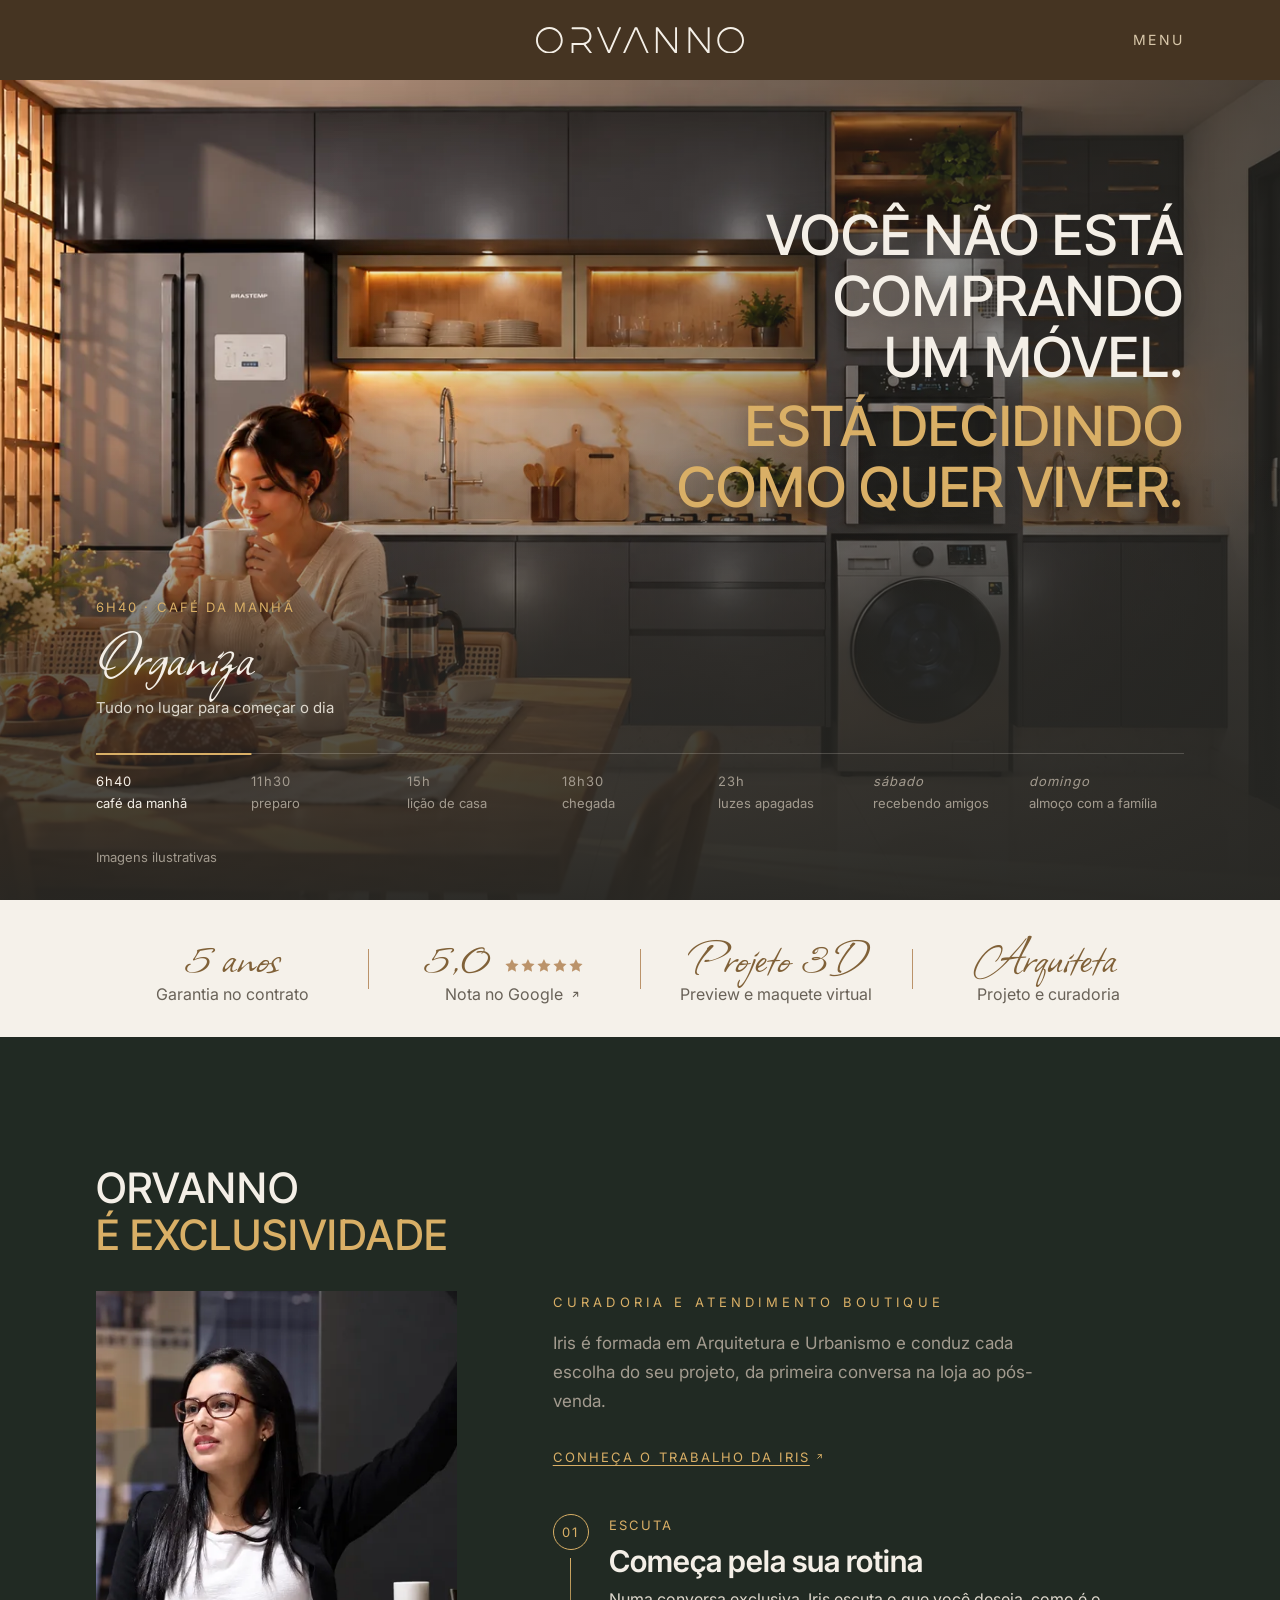
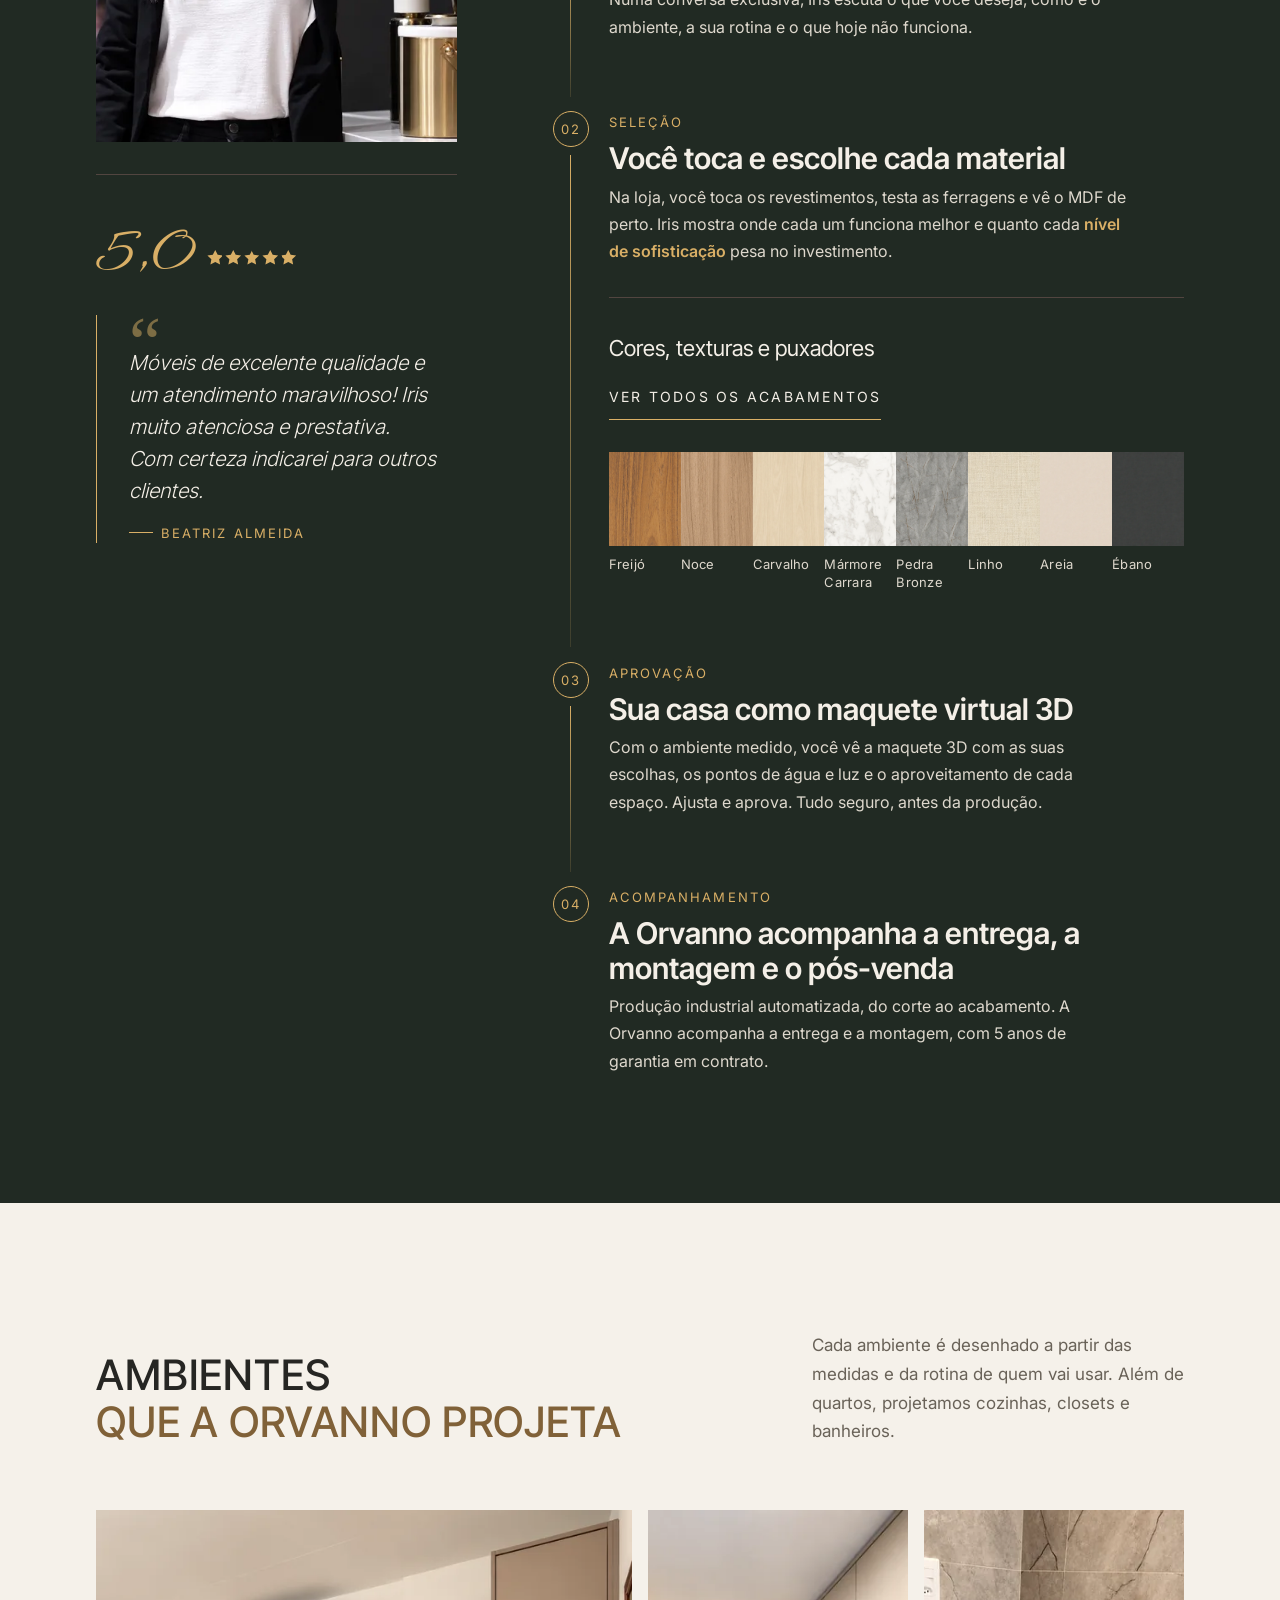
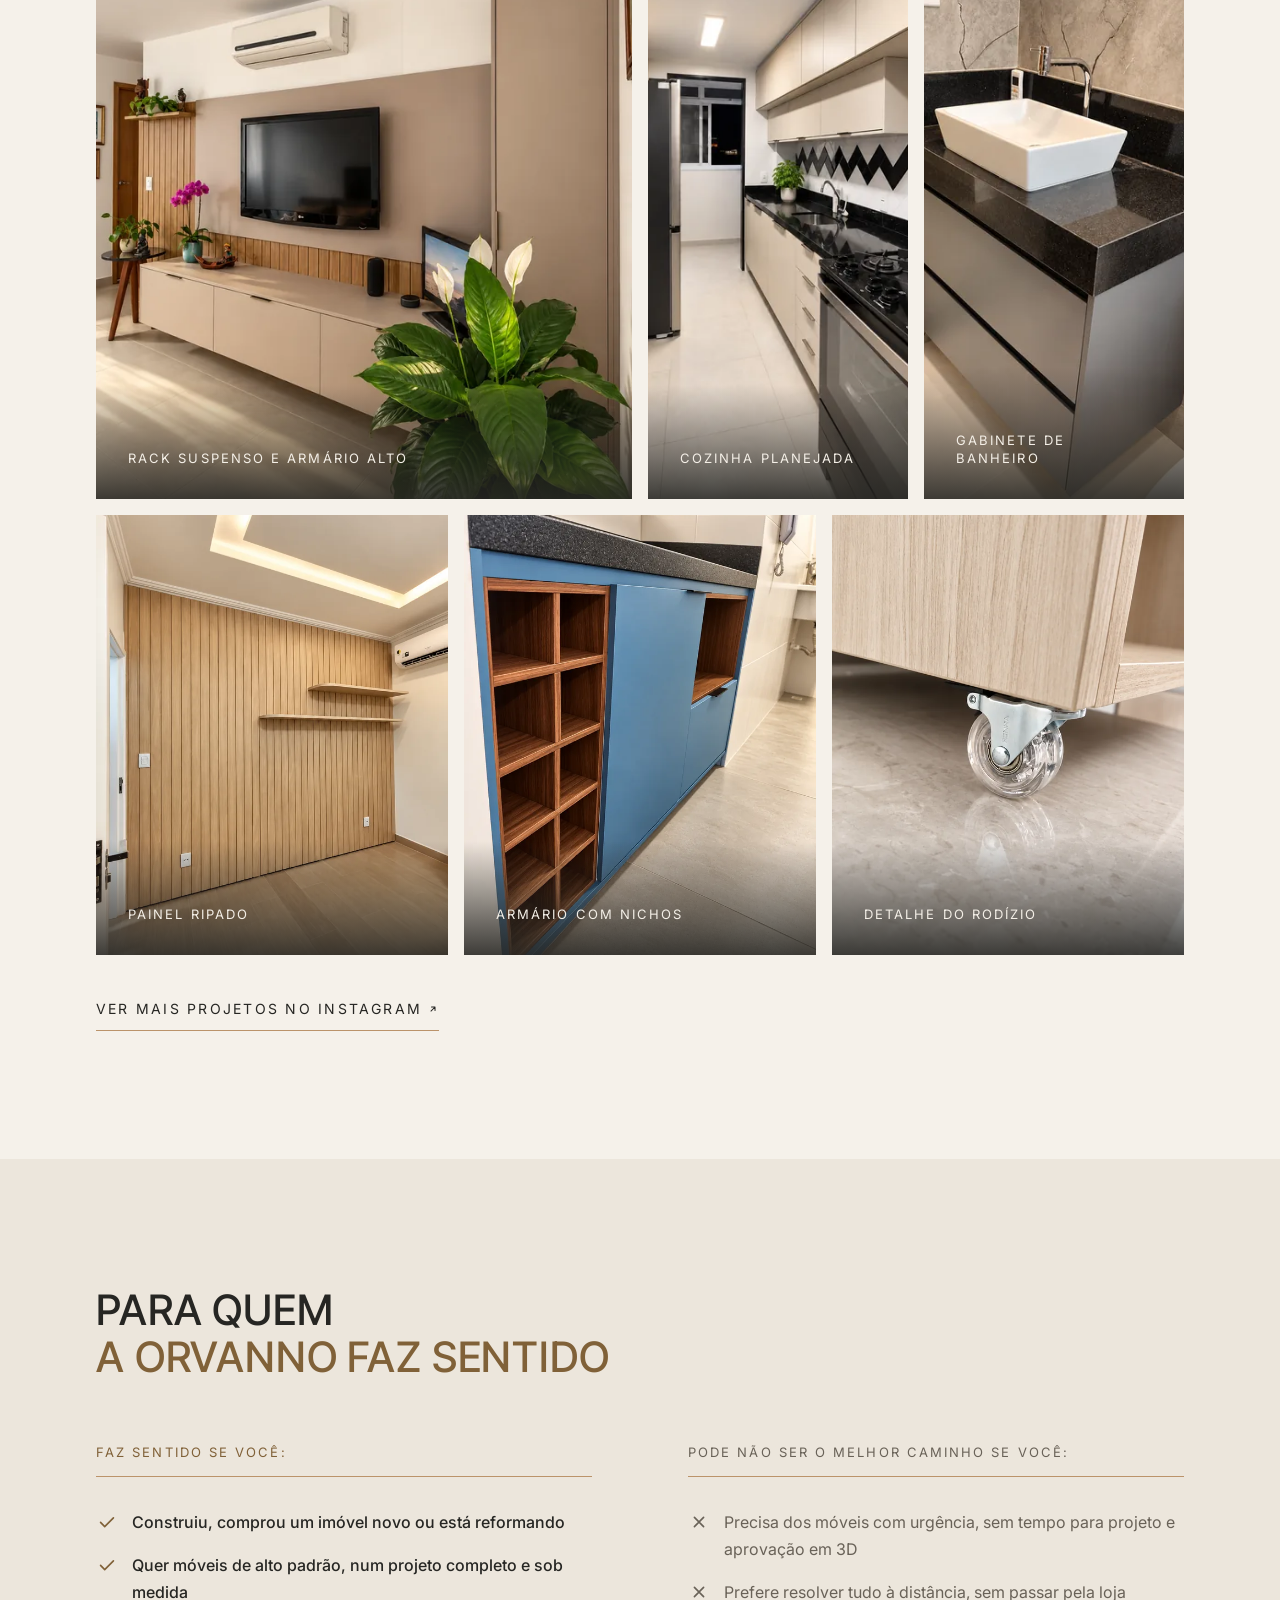
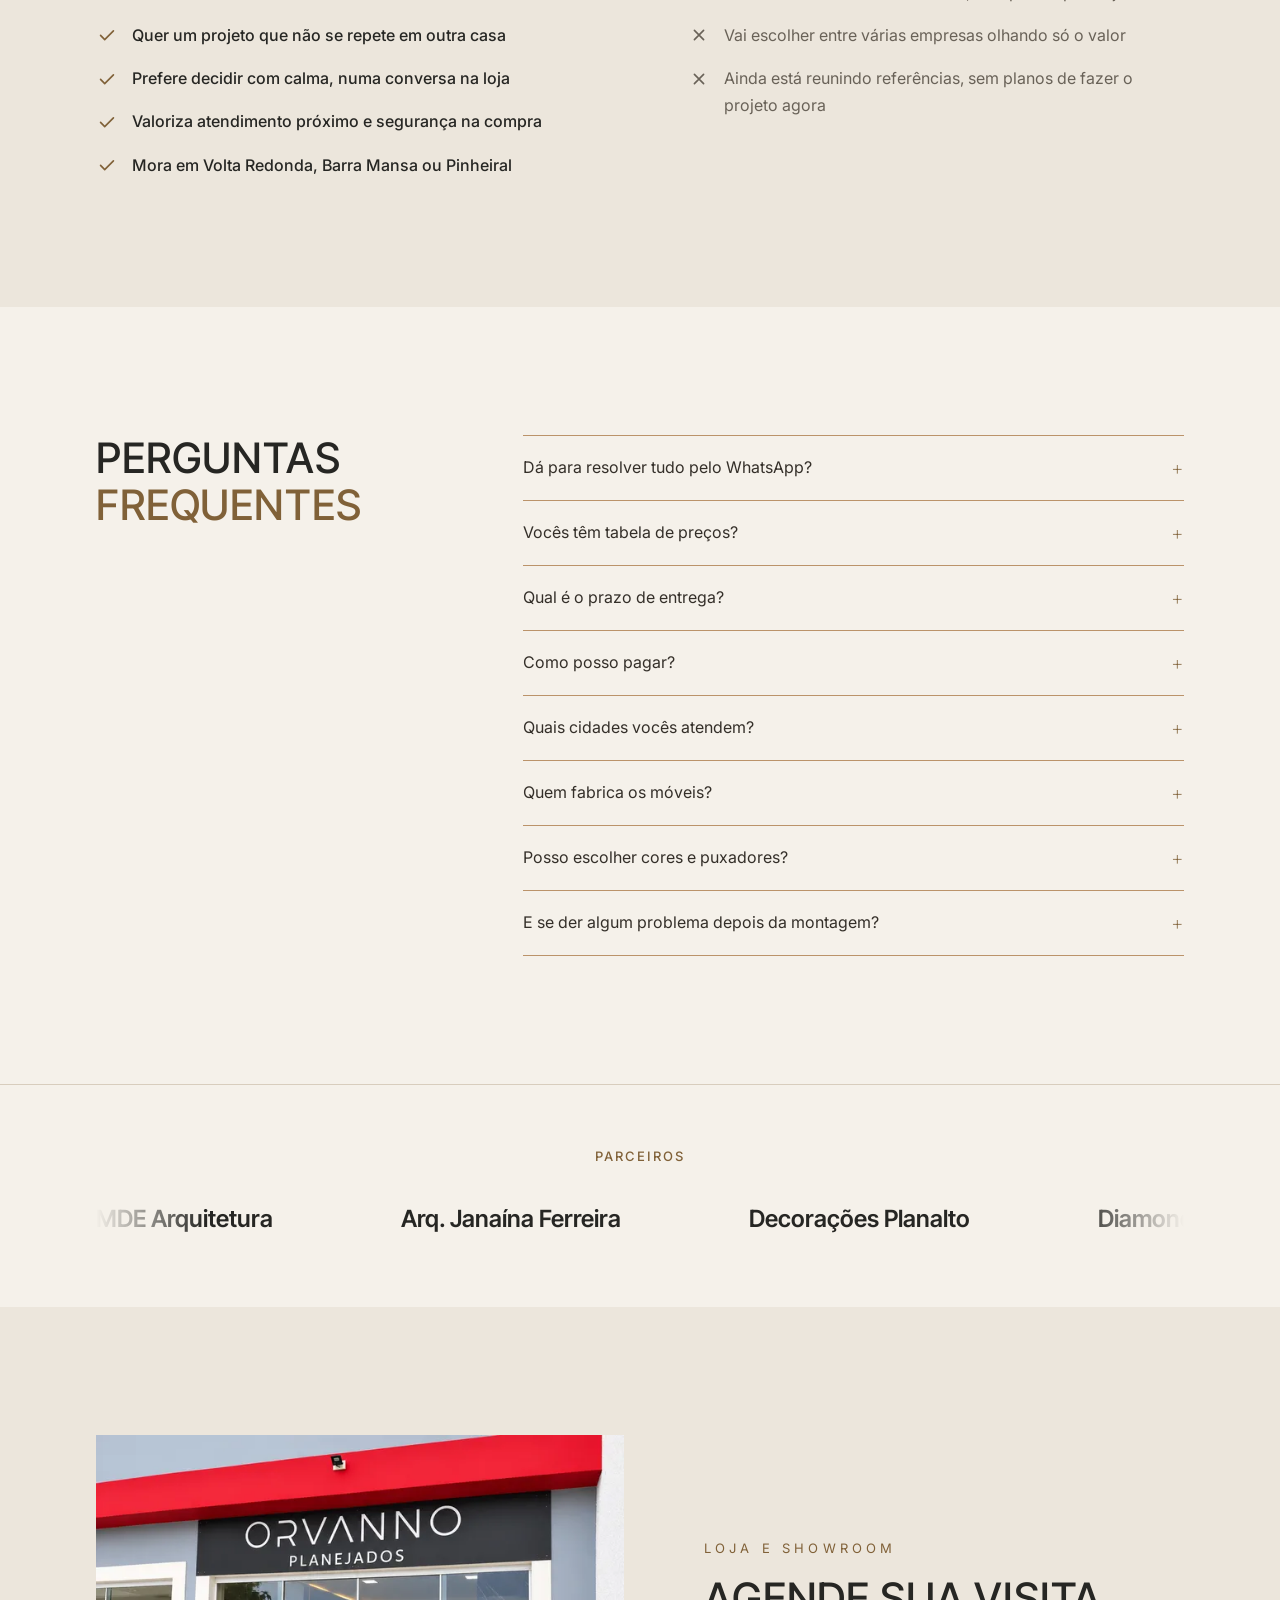
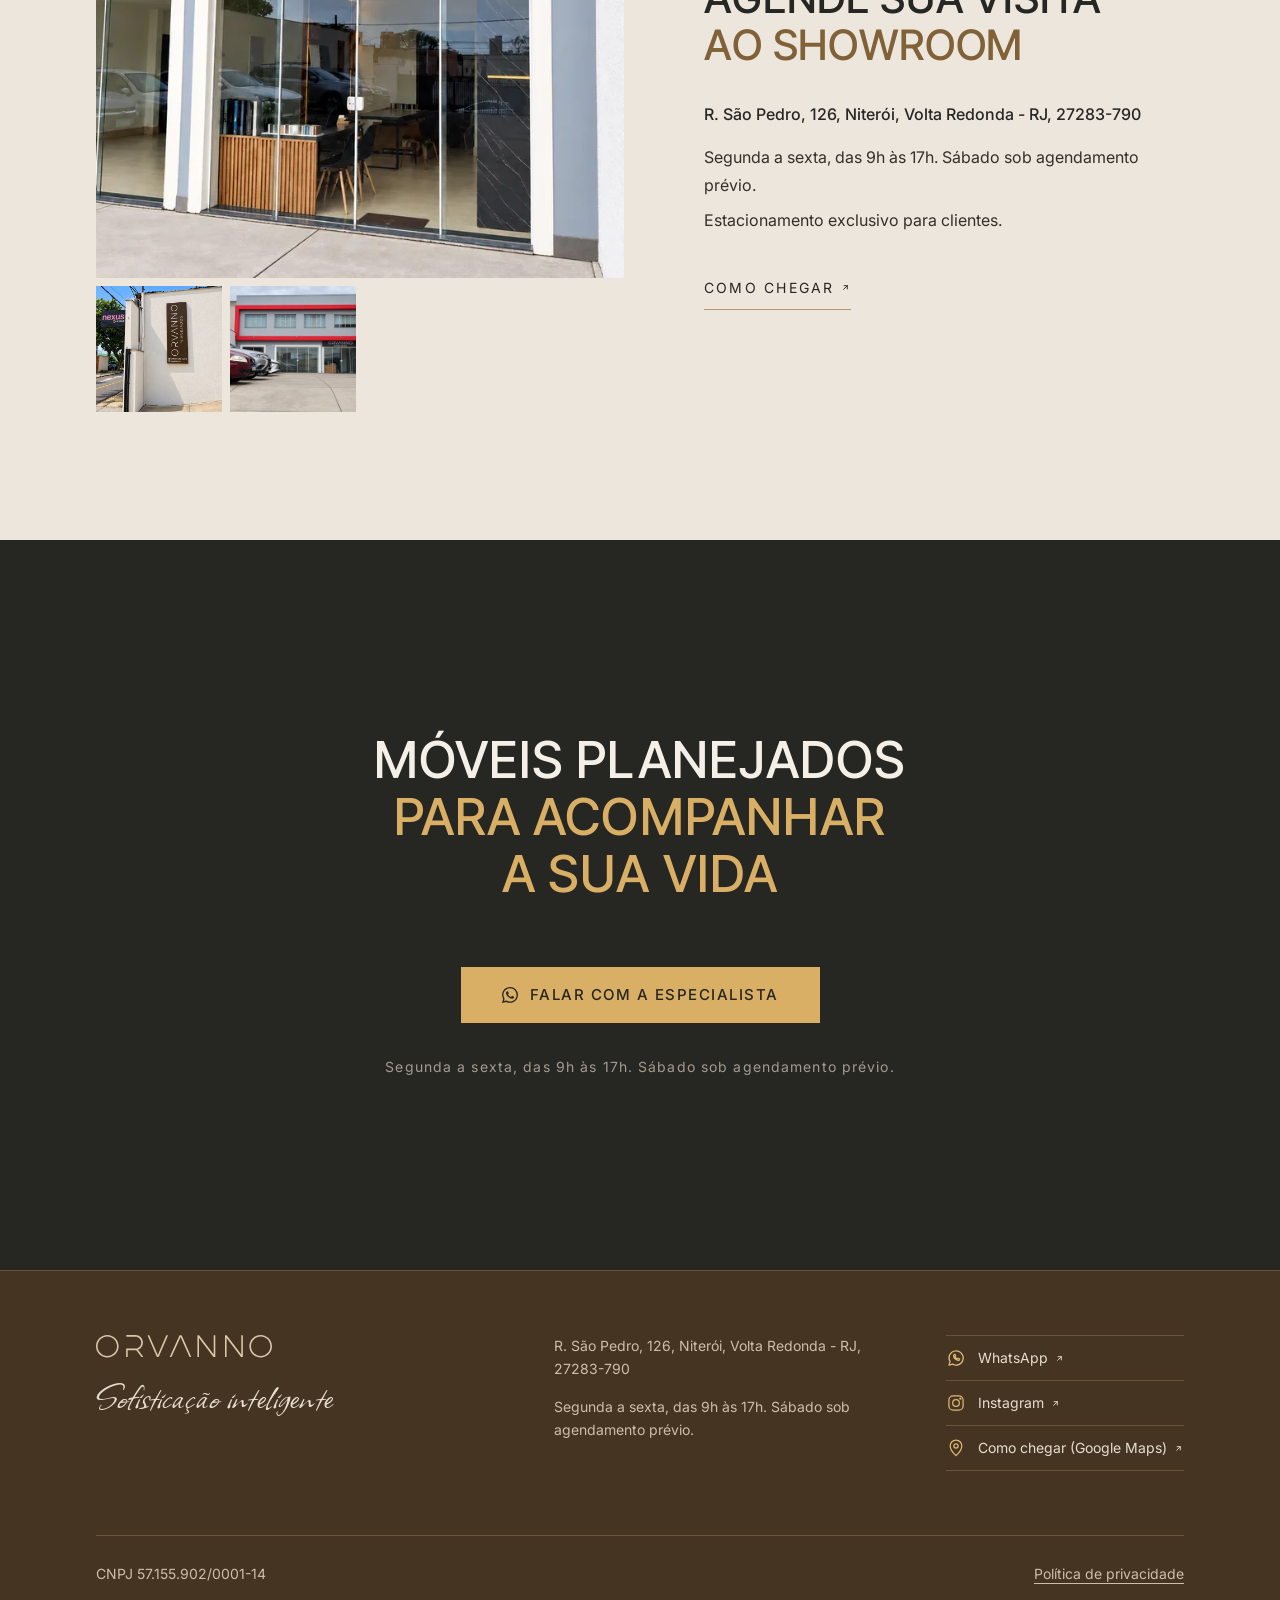
<file: index.html>
<!doctype html>
<html lang="pt-BR">
<head>
  <meta charset="utf-8">
  <meta name="viewport" content="width=device-width, initial-scale=1, viewport-fit=cover">
  <title>Orvanno Planejados | Móveis planejados de alto padrão</title>
  <meta name="description" content="Móveis planejados de alto padrão em Volta Redonda, Barra Mansa e Pinheiral: projeto sob medida feito por arquiteta e aprovado em 3D, com garantia de 5 anos.">
  <link rel="canonical" href="https://orvanno.com.br/">
  <link rel="alternate" hreflang="pt-BR" href="https://orvanno.com.br/">
  <link rel="alternate" hreflang="x-default" href="https://orvanno.com.br/">
  <meta name="theme-color" content="#f5f1ea">
  <link rel="icon" href="img/favicon.svg" type="image/svg+xml">
  <link rel="icon" href="img/favicon-32.png" sizes="32x32" type="image/png">
  <link rel="apple-touch-icon" href="img/apple-touch-icon.png" sizes="180x180">
  <meta property="og:type" content="website">
  <meta property="og:locale" content="pt_BR">
  <meta property="og:site_name" content="Orvanno Planejados">
  <meta property="og:title" content="Orvanno Planejados | Móveis planejados para acompanhar a sua vida">
  <meta property="og:description" content="Móveis planejados de alto padrão em Volta Redonda, Barra Mansa e Pinheiral: projeto sob medida feito por arquiteta e aprovado em 3D, com garantia de 5 anos.">
  <meta property="og:url" content="https://orvanno.com.br/">
  <meta property="og:image" content="https://orvanno.com.br/img/og-image.jpg">
  <meta property="og:image:type" content="image/jpeg">
  <meta property="og:image:width" content="1200">
  <meta property="og:image:height" content="630">
  <meta property="og:image:alt" content="Logo da Orvanno Planejados e a frase “Móveis planejados para acompanhar a sua vida” sobre fundo grafite e marrom, separados por uma linha de luz dourada.">
  <meta name="twitter:card" content="summary_large_image">
  <meta name="twitter:title" content="Orvanno Planejados | Móveis planejados para acompanhar a sua vida">
  <meta name="twitter:description" content="Móveis planejados de alto padrão em Volta Redonda, Barra Mansa e Pinheiral: projeto sob medida feito por arquiteta e aprovado em 3D, com garantia de 5 anos.">
  <meta name="twitter:image" content="https://orvanno.com.br/img/og-image.jpg">
  <meta name="twitter:image:alt" content="Logo da Orvanno Planejados e a frase “Móveis planejados para acompanhar a sua vida” sobre fundo grafite e marrom, separados por uma linha de luz dourada.">
  <link rel="preload" href="fonts/inter-variable.woff2" as="font" type="font/woff2" crossorigin>
  <link rel="preload" href="fonts/inter-tight-variable.woff2" as="font" type="font/woff2" crossorigin>
  <link rel="preload" as="image" type="image/webp" href="img/hero/breakfast-1024.webp" imagesrcset="img/hero/breakfast-640.webp 640w, img/hero/breakfast-1024.webp 1024w, img/hero/breakfast-1600.webp 1600w" imagesizes="(max-width: 39.99em) 225vw, 100vw" fetchpriority="high">
  <link rel="stylesheet" href="css/fonts.css">
  <link rel="stylesheet" href="css/tokens.css">
  <link rel="stylesheet" href="css/base.css">
  <link rel="stylesheet" href="css/layout.css">
  <link rel="stylesheet" href="css/components/button.css">
  <link rel="stylesheet" href="css/components/icon-sprite.css">
  <link rel="stylesheet" href="css/components/icon.css">
  <link rel="stylesheet" href="css/components/section-title.css">
  <link rel="stylesheet" href="css/components/media.css">
  <link rel="stylesheet" href="css/components/rating.css">
  <link rel="stylesheet" href="css/components/provisional.css">
  <link rel="stylesheet" href="css/components/seam.css">
  <link rel="stylesheet" href="css/components/reveal.css">
  <link rel="stylesheet" href="css/components/lead.css">
  <link rel="stylesheet" href="css/components/eyebrow.css">
  <link rel="stylesheet" href="css/components/chevron.css">
  <link rel="stylesheet" href="css/sections/nav.css">
  <link rel="stylesheet" href="css/sections/hero.css">
  <link rel="stylesheet" href="css/sections/trust.css">
  <link rel="stylesheet" href="css/sections/showcase.css">
  <link rel="stylesheet" href="css/sections/details.css">
  <link rel="stylesheet" href="css/components/dialog.css">
  <link rel="stylesheet" href="css/vendor/photoswipe.css">
  <link rel="stylesheet" href="css/components/gallery.css">
  <link rel="stylesheet" href="css/components/contact.css">
  <link rel="stylesheet" href="css/sections/curation.css">
  <link rel="stylesheet" href="css/sections/fit.css">
  <link rel="stylesheet" href="css/sections/faq.css">
  <link rel="stylesheet" href="css/sections/partners.css">
  <link rel="stylesheet" href="css/sections/store.css">
  <link rel="stylesheet" href="css/sections/cta.css">
  <link rel="stylesheet" href="css/sections/footer.css">
  <link rel="stylesheet" href="css/sections/sticky-action.css">
  <script type="module" src="js/reveal.js"></script>
  <script type="module" src="js/hero-timeline.js"></script>
  <script type="module" src="js/sticky-action.js"></script>
  <script type="module" src="js/dialog.js"></script>
  <script type="module" src="js/gallery.js"></script>
  <script type="module" src="js/whatsapp.js"></script>
  <script type="module" src="js/contact.js"></script>
  <script type="module" src="js/nav-menu.js"></script>
  <script type="module" src="js/smooth-scroll.js"></script>
  <script type="application/ld+json">
{
  "@context": "https://schema.org",
  "@graph": [
    {
      "@type": "FurnitureStore",
      "@id": "https://orvanno.com.br/#business",
      "name": "Orvanno Planejados",
      "url": "https://orvanno.com.br/",
      "description": "Móveis planejados de alto padrão em Volta Redonda, Barra Mansa e Pinheiral: projeto sob medida feito por arquiteta e aprovado em 3D, com garantia de 5 anos.",
      "logo": "https://orvanno.com.br/img/logo-orvanno.svg",
      "image": "https://orvanno.com.br/img/og-image.jpg",
      "telephone": "+55 24 99282-1268",
      "address": {
        "@type": "PostalAddress",
        "streetAddress": "R. São Pedro, 126, Niterói",
        "addressLocality": "Volta Redonda",
        "addressRegion": "RJ",
        "postalCode": "27283-790",
        "addressCountry": "BR"
      },
      "openingHoursSpecification": [
        {
          "@type": "OpeningHoursSpecification",
          "dayOfWeek": ["Monday", "Tuesday", "Wednesday", "Thursday", "Friday"],
          "opens": "09:00",
          "closes": "17:00"
        }
      ],
      "areaServed": [
        { "@type": "City", "name": "Volta Redonda" },
        { "@type": "City", "name": "Barra Mansa" },
        { "@type": "City", "name": "Pinheiral" }
      ],
      "paymentAccepted": "Pix, boleto, cartão",
      "sameAs": ["https://www.instagram.com/orvannovr/"]
    },
    {
      "@type": "WebSite",
      "@id": "https://orvanno.com.br/#website",
      "name": "Orvanno Planejados",
      "url": "https://orvanno.com.br/",
      "inLanguage": "pt-BR",
      "publisher": { "@id": "https://orvanno.com.br/#business" }
    },
    {
      "@type": "FAQPage",
      "@id": "https://orvanno.com.br/#faq",
      "mainEntity": [
        {
          "@type": "Question",
          "name": "Dá para resolver tudo pelo WhatsApp?",
          "acceptedAnswer": { "@type": "Answer", "text": "Não. O WhatsApp serve para tirar dúvidas e marcar a conversa na loja. O orçamento sai do projeto, que começa nessa conversa." }
        },
        {
          "@type": "Question",
          "name": "Vocês têm tabela de preços?",
          "acceptedAnswer": { "@type": "Answer", "text": "O preço depende da espessura do MDF, da cor, do tipo de ferragem e da complexidade de cada projeto. Por isso não há tabela: o orçamento sai depois do projeto." }
        },
        {
          "@type": "Question",
          "name": "Qual é o prazo de entrega?",
          "acceptedAnswer": { "@type": "Answer", "text": "O prazo fica escrito no contrato e conta a partir da aprovação do projeto. A Orvanno acompanha cada etapa até a montagem para cumprir o que foi combinado." }
        },
        {
          "@type": "Question",
          "name": "Como posso pagar?",
          "acceptedAnswer": { "@type": "Answer", "text": "Pix, boleto ou cartão, com opção de parcelar no cartão." }
        },
        {
          "@type": "Question",
          "name": "Quais cidades vocês atendem?",
          "acceptedAnswer": { "@type": "Answer", "text": "Volta Redonda, Barra Mansa e Pinheiral." }
        },
        {
          "@type": "Question",
          "name": "Quem fabrica os móveis?",
          "acceptedAnswer": { "@type": "Answer", "text": "Uma fábrica parceira, com produção industrial. A Orvanno faz o projeto e acompanha a medição, a entrega, a montagem e o pós-venda." }
        },
        {
          "@type": "Question",
          "name": "Posso escolher cores e puxadores?",
          "acceptedAnswer": { "@type": "Answer", "text": "Sim. Na curadoria há uma seleção e, no botão ao lado dela, todas as opções. A escolha final é feita com a arquiteta, pelo uso e pelo estilo de cada ambiente." }
        },
        {
          "@type": "Question",
          "name": "E se der algum problema depois da montagem?",
          "acceptedAnswer": { "@type": "Answer", "text": "A garantia é de 5 anos, nas condições do contrato. Você fala com a Orvanno pelo WhatsApp, que é o canal do pós-venda." }
        }
      ]
    }
  ]
}
  </script>
</head>
<body>
  <svg class="icon-sprite" aria-hidden="true" focusable="false">
    <symbol id="icon-cube" viewBox="0 0 24 24"><path d="M12 3 4 7.5v9L12 21l8-4.5v-9L12 3Z"/><path d="m4 7.5 8 4.5 8-4.5M12 12v9"/></symbol>
    <symbol id="icon-compass" viewBox="0 0 24 24"><circle cx="12" cy="4.5" r="1.5"/><path d="m10.8 5.8-5.3 14.2m7.7-14.2 5.3 14.2M8 14.5h8"/></symbol>
    <symbol id="icon-shield" viewBox="0 0 24 24"><path d="M12 3 5 6v5.5c0 4.3 3 7.7 7 9.5 4-1.8 7-5.2 7-9.5V6l-7-3Z"/><path d="m9 12 2 2 4-4"/></symbol>
    <symbol id="icon-factory" viewBox="0 0 24 24"><path d="M3 20V9.5L9 13V9.5L15 13V5h4v15H3Z"/><path d="M7 17h2m2 0h2m2 0h2"/></symbol>
    <symbol id="icon-ruler" viewBox="0 0 24 24"><rect x="3" y="8" width="18" height="8" rx="1"/><path d="M7 8v3m4-3v2m4-2v3m4-3v2"/></symbol>
    <symbol id="icon-layers" viewBox="0 0 24 24"><path d="m12 4 9 5-9 5-9-5 9-5Z"/><path d="m3 14 9 5 9-5"/></symbol>
    <symbol id="icon-tiles" viewBox="0 0 24 24"><rect x="4" y="4" width="16" height="16" rx="1"/><path d="M4 12h16M12 4v16"/></symbol>
    <symbol id="icon-whatsapp" viewBox="0 0 24 24"><path d="M17.472 14.382c-.297-.149-1.758-.867-2.03-.967-.273-.099-.471-.148-.67.15-.197.297-.767.966-.94 1.164-.173.199-.347.223-.644.075-.297-.15-1.255-.463-2.39-1.475-.883-.788-1.48-1.761-1.653-2.059-.173-.297-.018-.458.13-.606.134-.133.298-.347.446-.52.149-.174.198-.298.298-.497.099-.198.05-.371-.025-.52-.075-.149-.669-1.612-.916-2.207-.242-.579-.487-.5-.669-.51-.173-.008-.371-.01-.57-.01-.198 0-.52.074-.792.372-.272.297-1.04 1.016-1.04 2.479 0 1.462 1.065 2.875 1.213 3.074.149.198 2.096 3.2 5.077 4.487.709.306 1.262.489 1.694.625.712.227 1.36.195 1.871.118.571-.085 1.758-.719 2.006-1.413.248-.694.248-1.289.173-1.413-.074-.124-.272-.198-.57-.347m-5.421 7.403h-.004a9.87 9.87 0 01-5.031-1.378l-.361-.214-3.741.982.998-3.648-.235-.374a9.86 9.86 0 01-1.51-5.26c.001-5.45 4.436-9.884 9.888-9.884 2.64 0 5.122 1.03 6.988 2.898a9.825 9.825 0 012.893 6.994c-.003 5.45-4.437 9.884-9.885 9.884m8.413-18.297A11.815 11.815 0 0012.05 0C5.495 0 .16 5.335.157 11.892c0 2.096.547 4.142 1.588 5.945L.057 24l6.305-1.654a11.882 11.882 0 005.683 1.448h.005c6.554 0 11.89-5.335 11.893-11.893a11.821 11.821 0 00-3.48-8.413Z"/></symbol>
  </svg>

  <a class="skip-link" href="#main">Pular para o conteúdo</a>

  <header class="nav">
    <div class="nav-inner wrap">
      <a class="nav-brand" href="#hero">
        <svg class="nav-logo" viewBox="0 0 1432.41 183" width="1432" height="183" fill="currentColor" role="img" aria-label="Orvanno Planejados">
          <path d="M92,0C41.19,0,0,40.97,0,91.5s41.19,91.5,92,91.5,92-40.97,92-91.5S142.81,0,92,0ZM92,170c-43.56,0-79-35.21-79-78.5S48.44,13,92,13s79,35.21,79,78.5-35.44,78.5-79,78.5Z"/>
          <path d="M1340.41,0c-50.81,0-92,40.97-92,91.5s41.19,91.5,92,91.5,92-40.97,92-91.5S1391.22,0,1340.41,0ZM1340.41,170c-43.56,0-79-35.21-79-78.5s35.44-78.5,79-78.5,79,35.21,79,78.5-35.44,78.5-79,78.5Z"/>
          <path d="M380.98,172.08l-39.02-51.83c23.34-8.64,40.03-31.27,40.03-57.76,0-33.91-27.36-61.5-61-61.5h-69c-3.87,0-7,3.13-7,7s3.13,7,7,7h69c25.92,0,47,21.31,47,47.5s-21.08,47.5-47,47.5h-74c-1.1,0-2,.9-2,2v65.2c0,1.1.9,2,2,2h9c1.1,0,2-.9,2-2v-53.2h63c2.43,0,4.83-.16,7.18-.44l33.62,44.66s0,0,0,0l6.79,9.02c.84,1.1,2.61,2,3.98,2l11.32-.04c1.36,0,1.79-.9.95-2l-3.86-5.12Z"/>
          <path d="M771.73,169.91L699.76,8.96l-1.68-3.77-.5-1.12-.22-.48c-.32-.72-1.04-1.18-1.82-1.18h-13.73c-.78,0-1.49.46-1.82,1.17l-2.46,5.39h0l-71.05,155.41-4.54,9.93-.12.25-.83,1.81c-.61,1.33.36,2.84,1.82,2.84h9.88c.79,0,1.5-.46,1.82-1.18l1.55-3.47h.04L688.63,15.92l67.09,150.02,5.4,12.07c.32.72,1.04,1.18,1.83,1.18h9.86c1.45,0,2.41-1.49,1.82-2.81l-2.9-6.48Z"/>
          <path d="M583.97,9.06l1.68-3.85c.58-1.32-.39-2.8-1.83-2.8h-9.82c-.8,0-1.52.47-1.83,1.2l-1.49,3.42-67.93,155.51L437.43,11.36h0,0s-1.26-2.92-1.26-2.92h0l-2.1-4.83c-.32-.73-1.04-1.2-1.84-1.2h-9.77c-1.44,0-2.41,1.47-1.84,2.8l1.4,3.24h0l70.87,164.06,2.37,5.49c.32.73,1.04,1.21,1.84,1.21h11.24c.8,0,1.52-.47,1.84-1.2l2.4-5.5L583.97,9.06Z"/>
          <path d="M970.98,4.41c0-1.1-.9-2-2-2h-9c-1.1,0-2,.9-2,2v153.29L840.63,3.2c-.38-.5-.97-.79-1.59-.79h-11.63c-1.1,0-2,.9-2,2v172.79c0,1.1.9,2,2,2h9c1.1,0,2-.9,2-2V23.91l117.35,154.5c.38.5.97.79,1.59.79h11.63c1.1,0,2-.9,2-2V4.41Z"/>
          <path d="M1195.43,4.41c0-1.1-.9-2-2-2h-9c-1.1,0-2,.9-2,2v153.29L1065.08,3.2c-.38-.5-.97-.79-1.59-.79h-11.63c-1.1,0-2,.9-2,2v172.79c0,1.1.9,2,2,2h9c1.1,0,2-.9,2-2V23.91l117.35,154.5c.38.5.97.79,1.59.79h11.63c1.1,0,2-.9,2-2V4.41Z"/>
        </svg>
      </a>
      <div class="nav-contact">
      </div>
      <details class="nav-menu">
        <summary class="nav-menu-toggle">Menu</summary>
        <nav class="nav-menu-panel" aria-label="Seções da página">
          <ul class="nav-menu-list">
            <li><a href="#curadoria">Curadoria</a></li>
            <li><a href="#details">Acabamentos</a></li>
            <li><a href="#showcase">Ambientes</a></li>
            <li><a href="#faq">Perguntas frequentes</a></li>
            <li><a href="#loja">Loja e showroom</a></li>
            <li><a href="#cta">Contato</a></li>
            <li class="nav-menu-social"><a href="https://www.instagram.com/orvannovr/" target="_blank" rel="noopener">Instagram</a></li>
          </ul>
        </nav>
      </details>
    </div>
  </header>

  <main id="main">
    <section class="hero tone-dark" id="hero">
      <div class="hero-media" aria-roledescription="carrossel" aria-label="Momentos do dia na cozinha">
          <img class="hero-slide is-active" src="img/hero/breakfast-1024.webp" srcset="img/hero/breakfast-640.webp 640w, img/hero/breakfast-1024.webp 1024w, img/hero/breakfast-1600.webp 1600w" sizes="(max-width: 39.99em) 225vw, (max-aspect-ratio: 1/1) 160vh, 100vw" fetchpriority="high" alt="Mulher toma café na mesa de madeira, com a cozinha planejada em cinza grafite e nichos iluminados ao fundo, sob o sol da manhã." width="1024" height="576" data-moment="breakfast">
          <img class="hero-slide" data-src="img/hero/prep-1024.webp" data-srcset="img/hero/prep-640.webp 640w, img/hero/prep-1024.webp 1024w, img/hero/prep-1600.webp 1600w" sizes="(max-width: 39.99em) 225vw, (max-aspect-ratio: 1/1) 160vh, 100vw" src="data:," loading="lazy" alt="Mulher prepara a comida na bancada da cozinha planejada, de frente para o painel de mármore, com legumes sobre a mesa de madeira." width="1024" height="576" data-moment="prep" aria-hidden="true">
          <img class="hero-slide" data-src="img/hero/homework-1024.webp" data-srcset="img/hero/homework-640.webp 640w, img/hero/homework-1024.webp 1024w, img/hero/homework-1600.webp 1600w" sizes="(max-width: 39.99em) 225vw, (max-aspect-ratio: 1/1) 160vh, 100vw" src="data:," loading="lazy" alt="Mãe e filha fazem a lição de casa na mesa de madeira, ao lado da cozinha planejada." width="1024" height="576" data-moment="homework" aria-hidden="true">
          <img class="hero-slide" data-src="img/hero/arrival-1024.webp" data-srcset="img/hero/arrival-640.webp 640w, img/hero/arrival-1024.webp 1024w, img/hero/arrival-1600.webp 1600w" sizes="(max-width: 39.99em) 225vw, (max-aspect-ratio: 1/1) 160vh, 100vw" src="data:," loading="lazy" alt="Família chega em casa no fim da tarde, com sacola de compras, na cozinha planejada de luzes acesas." width="1024" height="576" data-moment="arrival" aria-hidden="true">
          <img class="hero-slide" data-src="img/hero/lights-1024.webp" data-srcset="img/hero/lights-640.webp 640w, img/hero/lights-1024.webp 1024w, img/hero/lights-1600.webp 1600w" sizes="(max-width: 39.99em) 225vw, (max-aspect-ratio: 1/1) 160vh, 100vw" src="data:," loading="lazy" alt="Cozinha planejada à noite, só com a iluminação embutida acesa, a bancada livre e uma vela sobre a mesa." width="1024" height="576" data-moment="lights" aria-hidden="true">
          <img class="hero-slide" data-src="img/hero/friends-1024.webp" data-srcset="img/hero/friends-640.webp 640w, img/hero/friends-1024.webp 1024w, img/hero/friends-1600.webp 1600w" sizes="(max-width: 39.99em) 225vw, (max-aspect-ratio: 1/1) 160vh, 100vw" src="data:," loading="lazy" alt="Amigos à mesa de madeira enquanto a anfitriã serve a salada, com a cozinha planejada ao fundo." width="1024" height="576" data-moment="friends" aria-hidden="true">
          <img class="hero-slide" data-src="img/hero/grandparents-1024.webp" data-srcset="img/hero/grandparents-640.webp 640w, img/hero/grandparents-1024.webp 1024w, img/hero/grandparents-1600.webp 1600w" sizes="(max-width: 39.99em) 225vw, (max-aspect-ratio: 1/1) 160vh, 100vw" src="data:," loading="lazy" alt="Almoço de família com avós, pais e crianças na mesa de madeira, ao lado da cozinha planejada." width="1024" height="576" data-moment="grandparents" aria-hidden="true">
      </div>
      <div class="hero-inner wrap">
        <h1 class="hero-heading"><span class="hero-title"><span class="hero-title-lead">Você não está comprando um móvel.</span> <span class="hero-title-turn">Está decidindo como quer viver.</span></span></h1>
        <div class="hero-persona" aria-live="off" aria-atomic="true">
          <div class="hero-moment" data-moment="breakfast">
            <p class="hero-moment-time">6h40 · café da manhã</p>
            <p class="hero-moment-role">Organiza</p>
            <p class="hero-moment-text">Tudo no lugar para começar o dia</p>
          </div>
          <div class="hero-moment" data-moment="prep" hidden>
            <p class="hero-moment-time">11h30 · preparo</p>
            <p class="hero-moment-role">Facilita</p>
            <p class="hero-moment-text">Cada passo do preparo foi planejado</p>
          </div>
          <div class="hero-moment" data-moment="homework" hidden>
            <p class="hero-moment-time">15h · lição de casa</p>
            <p class="hero-moment-role">Acompanha</p>
            <p class="hero-moment-text">A lição de casa cabe na cozinha</p>
          </div>
          <div class="hero-moment" data-moment="arrival" hidden>
            <p class="hero-moment-time">18h30 · chegada</p>
            <p class="hero-moment-role">Acolhe</p>
            <p class="hero-moment-text">Lugar certo para guardar as compras</p>
          </div>
          <div class="hero-moment" data-moment="lights" hidden>
            <p class="hero-moment-time">23h · luzes apagadas</p>
            <p class="hero-moment-role">Recolhe</p>
            <p class="hero-moment-text">Tudo guardado, bancada livre</p>
          </div>
          <div class="hero-moment" data-moment="friends" hidden>
            <p class="hero-moment-time">sábado · recebendo amigos</p>
            <p class="hero-moment-role">Recebe</p>
            <p class="hero-moment-text">Quem cozinha continua na conversa</p>
          </div>
          <div class="hero-moment" data-moment="grandparents" hidden>
            <p class="hero-moment-time">domingo · almoço com a família</p>
            <p class="hero-moment-role">Reúne</p>
            <p class="hero-moment-text">Três gerações na mesma mesa</p>
          </div>
        </div>
        <div class="hero-timeline" hidden>
          <span class="hero-progress" aria-hidden="true"></span>
          <ol class="hero-stops" aria-label="Momentos do dia">
            <li><button class="hero-stop" type="button" data-moment="breakfast" aria-pressed="true"><span class="hero-stop-time">6h40</span> <span class="hero-stop-name">café da manhã</span></button></li>
            <li><button class="hero-stop" type="button" data-moment="prep" aria-pressed="false"><span class="hero-stop-time">11h30</span> <span class="hero-stop-name">preparo</span></button></li>
            <li><button class="hero-stop" type="button" data-moment="homework" aria-pressed="false"><span class="hero-stop-time">15h</span> <span class="hero-stop-name">lição de casa</span></button></li>
            <li><button class="hero-stop" type="button" data-moment="arrival" aria-pressed="false"><span class="hero-stop-time">18h30</span> <span class="hero-stop-name">chegada</span></button></li>
            <li><button class="hero-stop" type="button" data-moment="lights" aria-pressed="false"><span class="hero-stop-time">23h</span> <span class="hero-stop-name">luzes apagadas</span></button></li>
            <li><button class="hero-stop hero-stop-occasion" type="button" data-moment="friends" aria-pressed="false"><span class="hero-stop-time">sáb<span class="hero-stop-rest">ado</span></span> <span class="hero-stop-name">recebendo amigos</span></button></li>
            <li><button class="hero-stop hero-stop-occasion" type="button" data-moment="grandparents" aria-pressed="false"><span class="hero-stop-time">dom<span class="hero-stop-rest">ingo</span></span> <span class="hero-stop-name">almoço com a família</span></button></li>
          </ol>
        </div>
        <p class="hero-note">Imagens ilustrativas</p>
      </div>
    </section>

    <section class="trust seam" id="trust" aria-label="Credibilidade">
      <ul class="trust-list wrap">
        <li class="trust-item"><span class="trust-value">5 anos</span><span class="trust-label">Garantia no contrato</span></li>
        <li class="trust-item"><a class="trust-link" href="https://www.google.com/maps/search/?api=1&amp;query=Orvanno%20Planejados%2C%20R.%20S%C3%A3o%20Pedro%2C%20126%2C%20Volta%20Redonda%20-%20RJ" target="_blank" rel="noopener"><span class="trust-value">5,0 <span class="trust-stars" aria-hidden="true">★★★★★</span></span><span class="trust-label">Nota no Google</span></a></li>
        <li class="trust-item"><span class="trust-value">Projeto 3D</span><span class="trust-label">Preview e maquete virtual</span></li>
        <li class="trust-item"><span class="trust-value">Arquiteta</span><span class="trust-label">Projeto e curadoria</span></li>
      </ul>
    </section>

    <section class="curation seam tone-dark" id="curadoria">
      <div class="wrap">
        <div class="curation-head">
          <h2 class="section-title curation-title">Orvanno <span class="title-turn">é exclusividade</span></h2>
        </div>
        <div class="curation-inner">
          <aside class="curation-aside">
            <figure class="curation-portrait">
            <img src="img/equipe/iris-800.webp" srcset="img/equipe/iris-480.webp 480w, img/equipe/iris-800.webp 800w, img/equipe/iris-1000.webp 1000w" sizes="(min-width: 64em) 30vw, 90vw" alt="Iris, arquiteta da Orvanno, na loja, ao lado de peças em dourado e mármore." width="800" height="1000" loading="lazy">
          </figure>
            <div class="curation-proof">
              <p class="rating rating-lg"><span class="rating-score">5,0<span class="rating-stars" aria-hidden="true">★★★★★</span></span></p>
              <blockquote class="curation-summary curation-quote">
                <p>Móveis de excelente qualidade e um atendimento maravilhoso! Iris muito atenciosa e prestativa. Com certeza indicarei para outros clientes.</p>
                <footer class="curation-quote-author"><cite>Beatriz Almeida</cite></footer>
              </blockquote>
              <p class="curation-link"><a href="https://www.google.com/maps/search/?api=1&amp;query=Orvanno%20Planejados%2C%20R.%20S%C3%A3o%20Pedro%2C%20126%2C%20Volta%20Redonda%20-%20RJ" target="_blank" rel="noopener">Ver as avaliações no Google</a></p>
            </div>
          </aside>
          <div class="curation-main">
            <p class="eyebrow">Curadoria e atendimento boutique</p>
            <p class="lead curation-lead">Iris é formada em Arquitetura e Urbanismo e conduz cada escolha do seu projeto, da primeira conversa na loja ao pós-venda.</p>
            <p class="curation-link curation-site"><a href="https://irisvieiraarquitetura.com.br/" target="_blank" rel="noopener">Conheça o trabalho da Iris</a></p>
            <ol class="curation-steps">
          <li class="curation-step">
            <p class="curation-step-name">Escuta</p>
            <h3 class="curation-step-title">Começa pela sua rotina</h3>
            <p class="curation-step-text">Numa conversa exclusiva, Iris escuta o que você deseja, como é o ambiente, a sua rotina e o que hoje não funciona.</p>
          </li>
          <li class="curation-step">
            <p class="curation-step-name">Seleção</p>
            <h3 class="curation-step-title">Você toca e escolhe cada material</h3>
            <p class="curation-step-text">Na loja, você toca os revestimentos, testa as ferragens e vê o MDF de perto. Iris mostra onde cada um funciona melhor e quanto cada <strong>nível de sofisticação</strong> pesa no investimento.</p>
              <div class="finishes" id="details" data-zoomable>
                <div class="finishes-head">
                  <h4 class="finishes-title">Cores, texturas e puxadores</h4>
                  <button class="finishes-open" type="button" data-dialog-open="finishes-dialog" hidden>Ver todos os acabamentos</button>
                </div>
                <ul class="details-swatches details-swatches-featured details-swatches-strip">
                  <li><figure class="details-swatch"><img src="img/revestimentos/madeira/freijo.webp" alt="Amostra do revestimento Freijó" width="250" height="329" loading="lazy"><figcaption>Freijó</figcaption></figure></li>
                  <li><figure class="details-swatch"><img src="img/revestimentos/madeira/noce.webp" alt="Amostra do revestimento Noce" width="250" height="329" loading="lazy"><figcaption>Noce</figcaption></figure></li>
                  <li><figure class="details-swatch"><img src="img/revestimentos/madeira/carvalho.webp" alt="Amostra do revestimento Carvalho" width="350" height="460" loading="lazy"><figcaption>Carvalho</figcaption></figure></li>
                  <li><figure class="details-swatch"><img src="img/revestimentos/design/marmore-carrara.webp" alt="Amostra do revestimento Mármore Carrara" width="350" height="460" loading="lazy"><figcaption>Mármore Carrara</figcaption></figure></li>
                  <li><figure class="details-swatch"><img src="img/revestimentos/design/pedra-bronze.webp" alt="Amostra do revestimento Pedra Bronze" width="350" height="460" loading="lazy"><figcaption>Pedra Bronze</figcaption></figure></li>
                  <li><figure class="details-swatch"><img src="img/revestimentos/design/linho.webp" alt="Amostra do revestimento Linho" width="250" height="329" loading="lazy"><figcaption>Linho</figcaption></figure></li>
                  <li><figure class="details-swatch"><img src="img/revestimentos/unicolor/areia.webp" alt="Amostra do revestimento Areia" width="250" height="329" loading="lazy"><figcaption>Areia</figcaption></figure></li>
                  <li><figure class="details-swatch"><img src="img/revestimentos/unicolor/ebano.webp" alt="Amostra do revestimento Ébano" width="250" height="329" loading="lazy"><figcaption>Ébano</figcaption></figure></li>
                </ul>
              </div>
          </li>
          <li class="curation-step">
            <p class="curation-step-name">Aprovação</p>
            <h3 class="curation-step-title">Sua casa como maquete virtual 3D</h3>
            <p class="curation-step-text">Com o ambiente medido, você vê a maquete 3D com as suas escolhas, os pontos de água e luz e o aproveitamento de cada espaço. Ajusta e aprova. Tudo seguro, antes da produção.</p>
          </li>
          <li class="curation-step">
            <p class="curation-step-name">Acompanhamento</p>
            <h3 class="curation-step-title">A Orvanno acompanha a entrega, a montagem e o pós-venda</h3>
            <p class="curation-step-text">Produção industrial automatizada, do corte ao acabamento. A Orvanno acompanha a entrega e a montagem, com 5 anos de garantia em contrato.</p>
          </li>
            </ol>
          </div>
        </div>
      </div>
    </section>

    <section class="showcase seam" id="showcase">
      <div class="wrap">
        <div class="showcase-head">
          <h2 class="section-title showcase-title">Ambientes <span class="title-turn">que a Orvanno projeta</span></h2>
          <p class="lead showcase-lead">Cada ambiente é desenhado a partir das medidas e da rotina de quem vai usar. Além de quartos, projetamos cozinhas, closets e banheiros.</p>
        </div>
        <div class="showcase-gallery">
          <figure class="media showcase-feature">
              <img src="img/moveis/sala-tv-vertical-1086.webp" srcset="img/moveis/sala-tv-vertical-640.webp 640w, img/moveis/sala-tv-vertical-1086.webp 1086w" sizes="(min-width: 64em) 36vw, 100vw" alt="Sala com rack suspenso, painel da televisão e armário alto na cor bege." width="1086" height="1446" data-full="img/moveis/sala-tv-vertical-1086.webp" data-full-width="1086" data-full-height="1446" loading="lazy">
              <figcaption class="showcase-caption">Rack suspenso e armário alto</figcaption>
            </figure>
          <div class="showcase-side">
            <figure class="media showcase-small">
              <img src="img/moveis/cozinha-800.webp" srcset="img/moveis/cozinha-480.webp 480w, img/moveis/cozinha-800.webp 800w" sizes="(min-width: 64em) 22vw, 50vw" alt="Cozinha estreita com armários bege, bancada de granito preto e revestimento em zigue-zague preto e branco." width="800" height="1067" data-full="img/moveis/cozinha-1086.webp" data-full-width="1086" data-full-height="1448" loading="lazy">
              <figcaption class="showcase-caption">Cozinha planejada</figcaption>
            </figure>
            <figure class="media showcase-small">
              <img src="img/moveis/banheiro-800.webp" srcset="img/moveis/banheiro-480.webp 480w, img/moveis/banheiro-800.webp 800w" sizes="(min-width: 64em) 22vw, 50vw" alt="Gabinete suspenso cinza com tampo de granito preto e cuba de apoio branca." width="800" height="1067" data-full="img/moveis/banheiro-1086.webp" data-full-width="1086" data-full-height="1448" loading="lazy">
              <figcaption class="showcase-caption">Gabinete de banheiro</figcaption>
            </figure>
          </div>
        </div>
        <div class="showcase-row">
          <figure class="media showcase-tile">
              <img src="img/moveis/painel-ripado-640.webp" alt="Parede com painel ripado de madeira clara, prateleiras e forro de gesso com iluminação embutida." width="640" height="853" data-full="img/moveis/painel-ripado-1086.webp" data-full-width="1086" data-full-height="1448" loading="lazy">
              <figcaption class="showcase-caption">Painel ripado</figcaption>
            </figure>
          <figure class="media showcase-tile">
              <img src="img/moveis/armario-azul-640.webp" alt="Armário azul com nichos de madeira escura e tampo de granito." width="640" height="853" data-full="img/moveis/armario-azul-1086.webp" data-full-width="1086" data-full-height="1448" loading="lazy">
              <figcaption class="showcase-caption">Armário com nichos</figcaption>
            </figure>
          <figure class="media showcase-tile">
              <img src="img/moveis/rodizio-640.webp" alt="Detalhe da lateral de um móvel de madeira clara sobre rodízio transparente." width="640" height="853" data-full="img/moveis/rodizio-1086.webp" data-full-width="1086" data-full-height="1448" loading="lazy">
              <figcaption class="showcase-caption">Detalhe do rodízio</figcaption>
            </figure>
        </div>
        <p class="showcase-more"><a href="https://www.instagram.com/orvannovr/" target="_blank" rel="noopener">Ver mais projetos no Instagram</a></p>
      </div>
    </section>

    <section class="fit seam" id="fit">
      <div class="wrap">
        <h2 class="section-title fit-title">Para quem <span class="title-turn">a Orvanno faz sentido</span></h2>
        <div class="fit-columns">
          <div class="fit-group">
            <h3 class="fit-group-title">Faz sentido se você:</h3>
            <ul class="fit-list">
              <li>Construiu, comprou um imóvel novo ou está reformando</li>
              <li>Quer móveis de alto padrão, num projeto completo e sob medida</li>
              <li>Quer um projeto que não se repete em outra casa</li>
              <li>Prefere decidir com calma, numa conversa na loja</li>
              <li>Valoriza atendimento próximo e segurança na compra</li>
              <li>Mora em Volta Redonda, Barra Mansa ou Pinheiral</li>
            </ul>
          </div>
          <div class="fit-group">
            <h3 class="fit-group-title">Pode não ser o melhor caminho se você:</h3>
            <ul class="fit-list">
              <li>Precisa dos móveis com urgência, sem tempo para projeto e aprovação em 3D</li>
              <li>Prefere resolver tudo à distância, sem passar pela loja</li>
              <li>Vai escolher entre várias empresas olhando só o valor</li>
              <li>Ainda está reunindo referências, sem planos de fazer o projeto agora</li>
            </ul>
          </div>
        </div>
      </div>
    </section>

    <section class="faq seam" id="faq">
      <div class="wrap">
        <h2 class="section-title faq-title">Perguntas <span class="title-turn">frequentes</span></h2>
        <div class="faq-list">
          <details class="faq-item">
            <summary class="faq-question chevron">Dá para resolver tudo pelo WhatsApp?</summary>
            <p class="faq-answer">Não. O WhatsApp serve para tirar dúvidas e marcar a conversa na loja. O orçamento sai do projeto, que começa nessa conversa.</p>
          </details>
          <details class="faq-item">
            <summary class="faq-question chevron">Vocês têm tabela de preços?</summary>
            <p class="faq-answer">O preço depende da espessura do MDF, da cor, do tipo de ferragem e da complexidade de cada projeto. Por isso não há tabela: o orçamento sai depois do projeto.</p>
          </details>
          <details class="faq-item">
            <summary class="faq-question chevron">Qual é o prazo de entrega?</summary>
            <p class="faq-answer">O prazo fica escrito no contrato e conta a partir da aprovação do projeto. A Orvanno acompanha cada etapa até a montagem para cumprir o que foi combinado.</p>
          </details>
          <details class="faq-item">
            <summary class="faq-question chevron">Como posso pagar?</summary>
            <p class="faq-answer">Pix, boleto ou cartão, com opção de parcelar no cartão.</p>
          </details>
          <details class="faq-item">
            <summary class="faq-question chevron">Quais cidades vocês atendem?</summary>
            <p class="faq-answer">Volta Redonda, Barra Mansa e Pinheiral.</p>
          </details>
          <details class="faq-item">
            <summary class="faq-question chevron">Quem fabrica os móveis?</summary>
            <p class="faq-answer">Uma fábrica parceira, com produção industrial. A Orvanno faz o projeto e acompanha a medição, a entrega, a montagem e o pós-venda.</p>
          </details>
          <details class="faq-item">
            <summary class="faq-question chevron">Posso escolher cores e puxadores?</summary>
            <p class="faq-answer">Sim. Na curadoria há uma seleção e, no botão ao lado dela, todas as opções. A escolha final é feita com a arquiteta, pelo uso e pelo estilo de cada ambiente.</p>
          </details>
          <details class="faq-item">
            <summary class="faq-question chevron">E se der algum problema depois da montagem?</summary>
            <p class="faq-answer">A garantia é de 5 anos, nas condições do contrato. Você fala com a Orvanno pelo WhatsApp, que é o canal do pós-venda.</p>
          </details>
        </div>
      </div>
    </section>

    <section class="partners" id="parceiros" aria-labelledby="partners-title">
      <div class="wrap partners-inner">
        <h2 class="partners-title" id="partners-title">Parceiros</h2>
        <div class="partners-marquee">
          <ul class="partners-list">
            <li class="partner"><a href="https://mdearquitetura.com.br/" target="_blank" rel="noopener">MDE Arquitetura</a></li>
            <li class="partner"><a href="https://www.instagram.com/arqjanainacastro" target="_blank" rel="noopener">Arq. Janaína Ferreira</a></li>
            <li class="partner"><a href="https://www.decoracoesplanalto.com.br/" target="_blank" rel="noopener">Decorações Planalto</a></li>
            <li class="partner"><a href="https://diamondviagens.com.br/" target="_blank" rel="noopener">Diamond Viagens</a></li>
            <li class="partner"><a href="https://tempranotransportes.com.br/" target="_blank" rel="noopener">Temprano Transportes</a></li>
            <li class="partner"><a href="https://sebraerj.com.br/impacto-social/empreendedorismo-social/conexao-sebrae-terceiro-setor/projeto-moveleiro" target="_blank" rel="noopener">Projeto Moveleiro - SEBRAE</a></li>
            <li class="partner"><a href="https://www.instagram.com/brleds.iluminacao/" target="_blank" rel="noopener">BR LEDS</a></li>
          </ul>
          <ul class="partners-list" aria-hidden="true">
            <li class="partner"><a href="https://mdearquitetura.com.br/" target="_blank" rel="noopener" tabindex="-1">MDE Arquitetura</a></li>
            <li class="partner"><a href="https://www.instagram.com/arqjanainacastro" target="_blank" rel="noopener" tabindex="-1">Arq. Janaína Ferreira</a></li>
            <li class="partner"><a href="https://www.decoracoesplanalto.com.br/" target="_blank" rel="noopener" tabindex="-1">Decorações Planalto</a></li>
            <li class="partner"><a href="https://diamondviagens.com.br/" target="_blank" rel="noopener" tabindex="-1">Diamond Viagens</a></li>
            <li class="partner"><a href="https://tempranotransportes.com.br/" target="_blank" rel="noopener" tabindex="-1">Temprano Transportes</a></li>
            <li class="partner"><a href="https://sebraerj.com.br/impacto-social/empreendedorismo-social/conexao-sebrae-terceiro-setor/projeto-moveleiro" target="_blank" rel="noopener" tabindex="-1">Projeto Moveleiro - SEBRAE</a></li>
            <li class="partner"><a href="https://www.instagram.com/brleds.iluminacao/" target="_blank" rel="noopener" tabindex="-1">BR LEDS</a></li>
          </ul>
        </div>
      </div>
    </section>

    <section class="store seam" id="loja">
      <div class="wrap store-inner">
        <div class="store-gallery">
          <figure class="media store-photo store-photo-main">
            <img src="img/loja/fachada-1086.webp" srcset="img/loja/fachada-640.webp 640w, img/loja/fachada-1086.webp 1086w" sizes="(min-width: 64em) 50vw, 90vw" alt="Fachada da loja e showroom Orvanno Planejados, com a faixa vermelha, o letreiro sobre a porta de vidro e o atendimento à vista." width="1086" height="910" data-caption="Fachada da loja" loading="lazy">
          </figure>
          <figure class="media store-photo">
            <img src="img/loja/entrada-896.webp" srcset="img/loja/entrada-480.webp 480w, img/loja/entrada-896.webp 896w" sizes="(min-width: 64em) 12vw, 25vw" alt="Entrada do local, com a placa vertical da Orvanno Planejados ao lado da placa da Nexus Questor." width="896" height="960" data-caption="Entrada" loading="lazy">
          </figure>
          <figure class="media store-photo">
            <img src="img/loja/predio-1402.webp" srcset="img/loja/predio-800.webp 800w, img/loja/predio-1402.webp 1402w" sizes="(min-width: 64em) 12vw, 25vw" alt="Prédio da loja e showroom Orvanno Planejados, com a faixa vermelha, o número 126 e carros no estacionamento em frente." width="1402" height="1032" data-caption="Prédio e estacionamento" loading="lazy">
          </figure>
        </div>
        <div class="store-text">
          <p class="eyebrow">Loja e showroom</p>
          <h2 class="section-title store-title">Agende sua visita <span class="title-turn">ao showroom</span></h2>
          <address class="store-address">R. São Pedro, 126, Niterói, Volta Redonda - RJ, 27283-790</address>
          <ul class="store-facts">
            <li>Segunda a sexta, das 9h às 17h. Sábado sob agendamento prévio.</li>
            <li>Estacionamento exclusivo para clientes.</li>
          </ul>
          <p class="store-link"><a href="https://www.google.com/maps/search/?api=1&amp;query=Orvanno%20Planejados%2C%20R.%20S%C3%A3o%20Pedro%2C%20126%2C%20Volta%20Redonda%20-%20RJ" target="_blank" rel="noopener">Como chegar</a></p>
        </div>
      </div>
    </section>

    <section class="cta seam tone-dark" id="cta">
      <div class="wrap cta-inner">
        <h2 class="section-title cta-title">Móveis planejados <span class="title-turn">para acompanhar a sua vida</span></h2>
        <a class="button button-lg" data-primary-action data-contact href="https://wa.me/5524992821268?text=Ol%C3%A1%21%20Vim%20pelo%20site%20da%20Orvanno%20e%20quero%20conversar%20com%20a%20especialista%20sobre%20o%20meu%20projeto." target="_blank" rel="noopener"><svg class="button-icon" aria-hidden="true" focusable="false"><use href="#icon-whatsapp"></use></svg>Falar com a especialista</a>
        <p class="cta-hours">Segunda a sexta, das 9h às 17h. Sábado sob agendamento prévio.</p>
      </div>
    </section>
  </main>

  <footer class="footer seam tone-brown">
    <div class="footer-inner wrap">
      <div class="footer-brand">
      <svg class="footer-logo" viewBox="0 0 1432.41 183" width="1432" height="183" fill="currentColor" role="img" aria-label="Orvanno Planejados">
      <path d="M92,0C41.19,0,0,40.97,0,91.5s41.19,91.5,92,91.5,92-40.97,92-91.5S142.81,0,92,0ZM92,170c-43.56,0-79-35.21-79-78.5S48.44,13,92,13s79,35.21,79,78.5-35.44,78.5-79,78.5Z"/>
      <path d="M1340.41,0c-50.81,0-92,40.97-92,91.5s41.19,91.5,92,91.5,92-40.97,92-91.5S1391.22,0,1340.41,0ZM1340.41,170c-43.56,0-79-35.21-79-78.5s35.44-78.5,79-78.5,79,35.21,79,78.5-35.44,78.5-79,78.5Z"/>
      <path d="M380.98,172.08l-39.02-51.83c23.34-8.64,40.03-31.27,40.03-57.76,0-33.91-27.36-61.5-61-61.5h-69c-3.87,0-7,3.13-7,7s3.13,7,7,7h69c25.92,0,47,21.31,47,47.5s-21.08,47.5-47,47.5h-74c-1.1,0-2,.9-2,2v65.2c0,1.1.9,2,2,2h9c1.1,0,2-.9,2-2v-53.2h63c2.43,0,4.83-.16,7.18-.44l33.62,44.66s0,0,0,0l6.79,9.02c.84,1.1,2.61,2,3.98,2l11.32-.04c1.36,0,1.79-.9.95-2l-3.86-5.12Z"/>
      <path d="M771.73,169.91L699.76,8.96l-1.68-3.77-.5-1.12-.22-.48c-.32-.72-1.04-1.18-1.82-1.18h-13.73c-.78,0-1.49.46-1.82,1.17l-2.46,5.39h0l-71.05,155.41-4.54,9.93-.12.25-.83,1.81c-.61,1.33.36,2.84,1.82,2.84h9.88c.79,0,1.5-.46,1.82-1.18l1.55-3.47h.04L688.63,15.92l67.09,150.02,5.4,12.07c.32.72,1.04,1.18,1.83,1.18h9.86c1.45,0,2.41-1.49,1.82-2.81l-2.9-6.48Z"/>
      <path d="M583.97,9.06l1.68-3.85c.58-1.32-.39-2.8-1.83-2.8h-9.82c-.8,0-1.52.47-1.83,1.2l-1.49,3.42-67.93,155.51L437.43,11.36h0,0s-1.26-2.92-1.26-2.92h0l-2.1-4.83c-.32-.73-1.04-1.2-1.84-1.2h-9.77c-1.44,0-2.41,1.47-1.84,2.8l1.4,3.24h0l70.87,164.06,2.37,5.49c.32.73,1.04,1.21,1.84,1.21h11.24c.8,0,1.52-.47,1.84-1.2l2.4-5.5L583.97,9.06Z"/>
      <path d="M970.98,4.41c0-1.1-.9-2-2-2h-9c-1.1,0-2,.9-2,2v153.29L840.63,3.2c-.38-.5-.97-.79-1.59-.79h-11.63c-1.1,0-2,.9-2,2v172.79c0,1.1.9,2,2,2h9c1.1,0,2-.9,2-2V23.91l117.35,154.5c.38.5.97.79,1.59.79h11.63c1.1,0,2-.9,2-2V4.41Z"/>
      <path d="M1195.43,4.41c0-1.1-.9-2-2-2h-9c-1.1,0-2,.9-2,2v153.29L1065.08,3.2c-.38-.5-.97-.79-1.59-.79h-11.63c-1.1,0-2,.9-2,2v172.79c0,1.1.9,2,2,2h9c1.1,0,2-.9,2-2V23.91l117.35,154.5c.38.5.97.79,1.59.79h11.63c1.1,0,2-.9,2-2V4.41Z"/>
      </svg>
      <p class="footer-tagline"><span class="footer-slogan">Sofisticação inteligente</span></p>
      </div>
      <div class="footer-info">
      <address class="footer-address">
        R. São Pedro, 126, Niterói, Volta Redonda - RJ, 27283-790
      </address>
      <p class="footer-hours">Segunda a sexta, das 9h às 17h. Sábado sob agendamento prévio.</p>
      </div>
      <ul class="footer-links">
        <li><a href="https://wa.me/5524992821268?text=Ol%C3%A1%21%20Vim%20pelo%20site%20da%20Orvanno%20e%20quero%20conversar%20com%20a%20especialista%20sobre%20o%20meu%20projeto." target="_blank" rel="noopener"><svg class="footer-icon" viewBox="0 0 24 24" aria-hidden="true" focusable="false"><path d="M3.5 20.5l1.3-4.2A8.5 8.5 0 1 1 8 19.4z"/><path d="M9 8.6c0 3.5 2.9 6.4 6.4 6.4l1.1-1.7-2.1-1-1 .9a5 5 0 0 1-2.6-2.6l.9-1-1-2.1z"/></svg>WhatsApp</a></li>
        <li><a href="https://www.instagram.com/orvannovr/" target="_blank" rel="noopener"><svg class="footer-icon" viewBox="0 0 24 24" aria-hidden="true" focusable="false"><rect x="3.5" y="3.5" width="17" height="17" rx="5"/><circle cx="12" cy="12" r="4"/><circle cx="17.2" cy="6.8" r="0.6"/></svg>Instagram</a></li>
        <li><a href="https://www.google.com/maps/search/?api=1&amp;query=Orvanno%20Planejados%2C%20R.%20S%C3%A3o%20Pedro%2C%20126%2C%20Volta%20Redonda%20-%20RJ" target="_blank" rel="noopener"><svg class="footer-icon" viewBox="0 0 24 24" aria-hidden="true" focusable="false"><path d="M12 21s-7-6.2-7-11.5a7 7 0 0 1 14 0C19 14.8 12 21 12 21z"/><circle cx="12" cy="9.5" r="2.5"/></svg>Como chegar (Google Maps)</a></li>
      </ul>
      <div class="footer-bottom">
      <p class="footer-legal">CNPJ 57.155.902/0001-14</p>
      <p class="footer-legal"><a href="privacidade.html">Política de privacidade</a></p>
      </div>
    </div>
  </footer>

  <dialog class="finishes-dialog tone-dark" id="finishes-dialog" aria-labelledby="finishes-dialog-title" data-zoomable>
    <div class="finishes-dialog-inner">
      <header class="finishes-dialog-head">
        <h2 class="finishes-dialog-title" id="finishes-dialog-title">Cores, texturas e puxadores</h2>
        <button class="finishes-close" type="button" data-dialog-close aria-label="Fechar">Fechar</button>
      </header>
      <nav class="finishes-tabs" aria-label="Acabamentos">
        <a class="finishes-tab" href="#finishes-patterns" aria-current="true">Revestimentos</a>
        <a class="finishes-tab" href="#finishes-handles">Puxadores</a>
      </nav>
      <div class="finishes-dialog-body">
      <div class="finishes-layout">
        <figure class="finishes-preview" aria-live="polite">
          <img src="img/revestimentos/madeira/freijo.webp" alt="Amostra do revestimento Freijó" width="250" height="329">
          <figcaption class="finishes-preview-caption">Freijó</figcaption>
        </figure>
        <div class="finishes-catalog">
          <section class="finishes-group" id="finishes-patterns">
            <h3 class="details-group-title">Revestimentos</h3>
            <p class="details-group-note">Madeiras, pedras e cores lisas.</p>
            <h4 class="details-line eyebrow">Madeira</h4>
            <ul class="details-swatches">
              <li><figure class="details-swatch"><img src="img/revestimentos/madeira/freijo.webp" alt="Amostra do revestimento Freijó" width="250" height="329" loading="lazy"><figcaption>Freijó</figcaption></figure></li>
              <li><figure class="details-swatch"><img src="img/revestimentos/madeira/noce.webp" alt="Amostra do revestimento Noce" width="250" height="329" loading="lazy"><figcaption>Noce</figcaption></figure></li>
              <li><figure class="details-swatch"><img src="img/revestimentos/madeira/carvalho.webp" alt="Amostra do revestimento Carvalho" width="350" height="460" loading="lazy"><figcaption>Carvalho</figcaption></figure></li>
              <li><figure class="details-swatch"><img src="img/revestimentos/madeira/amendola.webp" alt="Amostra do revestimento Amêndola" width="350" height="459" loading="lazy"><figcaption>Amêndola</figcaption></figure></li>
              <li><figure class="details-swatch"><img src="img/revestimentos/madeira/bambu.webp" alt="Amostra do revestimento Bambu" width="350" height="460" loading="lazy"><figcaption>Bambu</figcaption></figure></li>
              <li><figure class="details-swatch"><img src="img/revestimentos/madeira/linheiro.webp" alt="Amostra do revestimento Linheiro" width="350" height="460" loading="lazy"><figcaption>Linheiro</figcaption></figure></li>
              <li><figure class="details-swatch"><img src="img/revestimentos/madeira/pau-ferro.webp" alt="Amostra do revestimento Pau-Ferro" width="250" height="329" loading="lazy"><figcaption>Pau-Ferro</figcaption></figure></li>
              <li><figure class="details-swatch"><img src="img/revestimentos/madeira/vero.webp" alt="Amostra do revestimento Vero" width="250" height="329" loading="lazy"><figcaption>Vero</figcaption></figure></li>
            </ul>
            <h4 class="details-line eyebrow">Design</h4>
            <ul class="details-swatches">
              <li><figure class="details-swatch"><img src="img/revestimentos/design/marmore-carrara.webp" alt="Amostra do revestimento Mármore Carrara" width="350" height="460" loading="lazy"><figcaption>Mármore Carrara</figcaption></figure></li>
              <li><figure class="details-swatch"><img src="img/revestimentos/design/pedra-bronze.webp" alt="Amostra do revestimento Pedra Bronze" width="350" height="460" loading="lazy"><figcaption>Pedra Bronze</figcaption></figure></li>
              <li><figure class="details-swatch"><img src="img/revestimentos/design/linho.webp" alt="Amostra do revestimento Linho" width="250" height="329" loading="lazy"><figcaption>Linho</figcaption></figure></li>
            </ul>
            <h4 class="details-line eyebrow">Unicolor</h4>
            <ul class="details-swatches">
              <li><figure class="details-swatch"><img src="img/revestimentos/unicolor/areia.webp" alt="Amostra do revestimento Areia" width="250" height="329" loading="lazy"><figcaption>Areia</figcaption></figure></li>
              <li><figure class="details-swatch"><img src="img/revestimentos/unicolor/ebano.webp" alt="Amostra do revestimento Ébano" width="250" height="329" loading="lazy"><figcaption>Ébano</figcaption></figure></li>
              <li><figure class="details-swatch"><img src="img/revestimentos/unicolor/avela.webp" alt="Amostra do revestimento Avelã" width="350" height="460" loading="lazy"><figcaption>Avelã</figcaption></figure></li>
              <li><figure class="details-swatch"><img src="img/revestimentos/unicolor/azul.webp" alt="Amostra do revestimento Azul" width="350" height="460" loading="lazy"><figcaption>Azul</figcaption></figure></li>
              <li><figure class="details-swatch"><img src="img/revestimentos/unicolor/beton.webp" alt="Amostra do revestimento Beton" width="250" height="329" loading="lazy"><figcaption>Beton</figcaption></figure></li>
              <li><figure class="details-swatch"><img src="img/revestimentos/unicolor/branco-mate.webp" alt="Amostra do revestimento Branco Mate" width="250" height="328" loading="lazy"><figcaption>Branco Mate</figcaption></figure></li>
              <li><figure class="details-swatch"><img src="img/revestimentos/unicolor/branco-tx.webp" alt="Amostra do revestimento Branco Tx" width="250" height="329" loading="lazy"><figcaption>Branco Tx</figcaption></figure></li>
              <li><figure class="details-swatch"><img src="img/revestimentos/unicolor/celeste.webp" alt="Amostra do revestimento Celeste" width="350" height="460" loading="lazy"><figcaption>Celeste</figcaption></figure></li>
              <li><figure class="details-swatch"><img src="img/revestimentos/unicolor/chumbo-friso.webp" alt="Amostra do revestimento Chumbo Friso" width="350" height="460" loading="lazy"><figcaption>Chumbo Friso</figcaption></figure></li>
              <li><figure class="details-swatch"><img src="img/revestimentos/unicolor/cinza-medio.webp" alt="Amostra do revestimento Cinza Médio" width="350" height="460" loading="lazy"><figcaption>Cinza Médio</figcaption></figure></li>
              <li><figure class="details-swatch"><img src="img/revestimentos/unicolor/fendi.webp" alt="Amostra do revestimento Fendi" width="350" height="460" loading="lazy"><figcaption>Fendi</figcaption></figure></li>
              <li><figure class="details-swatch"><img src="img/revestimentos/unicolor/grafite.webp" alt="Amostra do revestimento Grafite" width="350" height="460" loading="lazy"><figcaption>Grafite</figcaption></figure></li>
              <li><figure class="details-swatch"><img src="img/revestimentos/unicolor/marfim-friso.webp" alt="Amostra do revestimento Marfim Friso" width="350" height="460" loading="lazy"><figcaption>Marfim Friso</figcaption></figure></li>
              <li><figure class="details-swatch"><img src="img/revestimentos/unicolor/musgo.webp" alt="Amostra do revestimento Musgo" width="350" height="460" loading="lazy"><figcaption>Musgo</figcaption></figure></li>
              <li><figure class="details-swatch"><img src="img/revestimentos/unicolor/nude.webp" alt="Amostra do revestimento Nude" width="350" height="460" loading="lazy"><figcaption>Nude</figcaption></figure></li>
              <li><figure class="details-swatch"><img src="img/revestimentos/unicolor/perola.webp" alt="Amostra do revestimento Pérola" width="350" height="460" loading="lazy"><figcaption>Pérola</figcaption></figure></li>
              <li><figure class="details-swatch"><img src="img/revestimentos/unicolor/rose.webp" alt="Amostra do revestimento Rosé" width="250" height="329" loading="lazy"><figcaption>Rosé</figcaption></figure></li>
              <li><figure class="details-swatch"><img src="img/revestimentos/unicolor/salvia.webp" alt="Amostra do revestimento Sálvia" width="250" height="329" loading="lazy"><figcaption>Sálvia</figcaption></figure></li>
              <li><figure class="details-swatch"><img src="img/revestimentos/unicolor/tabaco.webp" alt="Amostra do revestimento Tabaco" width="350" height="460" loading="lazy"><figcaption>Tabaco</figcaption></figure></li>
              <li><figure class="details-swatch"><img src="img/revestimentos/unicolor/tijolo.webp" alt="Amostra do revestimento Tijolo" width="350" height="460" loading="lazy"><figcaption>Tijolo</figcaption></figure></li>
            </ul>
            <h4 class="details-line eyebrow">Brilho</h4>
            <ul class="details-swatches">
              <li><figure class="details-swatch"><img src="img/revestimentos/brilho/branco-brilho.webp" alt="Amostra do revestimento Branco Brilho" width="250" height="328" loading="lazy"><figcaption>Branco Brilho</figcaption></figure></li>
              <li><figure class="details-swatch"><img src="img/revestimentos/brilho/taupe-brilho.webp" alt="Amostra do revestimento Taupe Brilho" width="250" height="329" loading="lazy"><figcaption>Taupe Brilho</figcaption></figure></li>
            </ul>
          </section>
          <section class="finishes-group" id="finishes-handles">
            <h3 class="details-group-title">Puxadores</h3>
            <p class="details-group-note">Do perfil embutido às peças em bronze e ouro fosco.</p>
            <h4 class="details-line eyebrow">Lineares</h4>
            <ul class="details-swatches">
              <li><figure class="details-swatch details-swatch-square"><img src="img/puxadores/lineares/cava-preto-com-ou-sem-fita-linear.webp" alt="Puxador Cava, Preto" width="320" height="320" loading="lazy"><figcaption>Cava<span>Preto</span></figcaption></figure></li>
              <li><figure class="details-swatch details-swatch-square"><img src="img/puxadores/lineares/gola-bronze-linear.webp" alt="Puxador Gola, Bronze" width="160" height="160" loading="lazy"><figcaption>Gola<span>Bronze</span></figcaption></figure></li>
              <li><figure class="details-swatch details-swatch-square"><img src="img/puxadores/lineares/kos.webp" alt="Puxador Kos, Prata" width="160" height="160" loading="lazy"><figcaption>Kos<span>Prata</span></figcaption></figure></li>
              <li><figure class="details-swatch details-swatch-square"><img src="img/puxadores/lineares/cava.webp" alt="Puxador Cava, Bronze (com ou sem fita)" width="160" height="160" loading="lazy"><figcaption>Cava<span>Bronze (com ou sem fita)</span></figcaption></figure></li>
              <li><figure class="details-swatch details-swatch-square"><img src="img/puxadores/lineares/cava-prata-com-ou-sem-fita-linear.webp" alt="Puxador Cava, Prata (com ou sem fita)" width="160" height="160" loading="lazy"><figcaption>Cava<span>Prata (com ou sem fita)</span></figcaption></figure></li>
              <li><figure class="details-swatch details-swatch-square"><img src="img/puxadores/lineares/cava-branco-com-ou-sem-fita-linear.webp" alt="Puxador Cava, Branco (com ou sem fita)" width="320" height="320" loading="lazy"><figcaption>Cava<span>Branco (com ou sem fita)</span></figcaption></figure></li>
              <li><figure class="details-swatch details-swatch-square"><img src="img/puxadores/lineares/gola.webp" alt="Puxador Gola, Prata" width="160" height="160" loading="lazy"><figcaption>Gola<span>Prata</span></figcaption></figure></li>
            </ul>
            <h4 class="details-line eyebrow">Unitários</h4>
            <ul class="details-swatches">
              <li><figure class="details-swatch details-swatch-square"><img src="img/puxadores/unitarios/curve-bronze-195mm-295mm.webp" alt="Puxador Curve, Bronze" width="320" height="320" loading="lazy"><figcaption>Curve<span>Bronze</span></figcaption></figure></li>
              <li><figure class="details-swatch details-swatch-square"><img src="img/puxadores/unitarios/calha.webp" alt="Puxador Calha, Bronze" width="320" height="320" loading="lazy"><figcaption>Calha<span>Bronze</span></figcaption></figure></li>
              <li><figure class="details-swatch details-swatch-square"><img src="img/puxadores/unitarios/urbano-escovado-208mm-400mm.webp" alt="Puxador Urbano, Escovado" width="320" height="320" loading="lazy"><figcaption>Urbano<span>Escovado</span></figcaption></figure></li>
              <li><figure class="details-swatch details-swatch-square"><img src="img/puxadores/unitarios/meia-lua-ouro-fosco-90mm.webp" alt="Puxador Meia-Lua, Ouro Fosco" width="320" height="320" loading="lazy"><figcaption>Meia-Lua<span>Ouro Fosco</span></figcaption></figure></li>
              <li><figure class="details-swatch details-swatch-square"><img src="img/puxadores/unitarios/orbita-ouro-fosco-35mm.webp" alt="Puxador Órbita, Ouro Fosco" width="320" height="320" loading="lazy"><figcaption>Órbita<span>Ouro Fosco</span></figcaption></figure></li>
              <li><figure class="details-swatch details-swatch-square"><img src="img/puxadores/unitarios/alca.webp" alt="Puxador Alça, Escovado" width="160" height="160" loading="lazy"><figcaption>Alça<span>Escovado</span></figcaption></figure></li>
              <li><figure class="details-swatch details-swatch-square"><img src="img/puxadores/unitarios/arco.webp" alt="Puxador Arco, Ouro Velho" width="160" height="160" loading="lazy"><figcaption>Arco<span>Ouro Velho</span></figcaption></figure></li>
              <li><figure class="details-swatch details-swatch-square"><img src="img/puxadores/unitarios/arco-preto-235mm.webp" alt="Puxador Arco, Preto" width="160" height="160" loading="lazy"><figcaption>Arco<span>Preto</span></figcaption></figure></li>
              <li><figure class="details-swatch details-swatch-square"><img src="img/puxadores/unitarios/asa.webp" alt="Puxador Asa, Ouro Velho" width="160" height="160" loading="lazy"><figcaption>Asa<span>Ouro Velho</span></figcaption></figure></li>
              <li><figure class="details-swatch details-swatch-square"><img src="img/puxadores/unitarios/asa-preto-60mm.webp" alt="Puxador Asa, Preto" width="160" height="160" loading="lazy"><figcaption>Asa<span>Preto</span></figcaption></figure></li>
              <li><figure class="details-swatch details-swatch-square"><img src="img/puxadores/unitarios/barra.webp" alt="Puxador Barra, Bronze" width="320" height="320" loading="lazy"><figcaption>Barra<span>Bronze</span></figcaption></figure></li>
              <li><figure class="details-swatch details-swatch-square"><img src="img/puxadores/unitarios/barra-branco-195mm-1200mm.webp" alt="Puxador Barra, Branco" width="320" height="320" loading="lazy"><figcaption>Barra<span>Branco</span></figcaption></figure></li>
              <li><figure class="details-swatch details-swatch-square"><img src="img/puxadores/unitarios/barra-grafite-195mm-1200mm.webp" alt="Puxador Barra, Grafite" width="320" height="320" loading="lazy"><figcaption>Barra<span>Grafite</span></figcaption></figure></li>
              <li><figure class="details-swatch details-swatch-square"><img src="img/puxadores/unitarios/barra-preto-195mm-1200mm.webp" alt="Puxador Barra, Preto" width="320" height="320" loading="lazy"><figcaption>Barra<span>Preto</span></figcaption></figure></li>
              <li><figure class="details-swatch details-swatch-square"><img src="img/puxadores/unitarios/barra-prata-195mm-1200mm.webp" alt="Puxador Barra, Prata" width="320" height="320" loading="lazy"><figcaption>Barra<span>Prata</span></figcaption></figure></li>
              <li><figure class="details-swatch details-swatch-square"><img src="img/puxadores/unitarios/calha-prata-200mm-1200mm.webp" alt="Puxador Calha, Prata" width="320" height="320" loading="lazy"><figcaption>Calha<span>Prata</span></figcaption></figure></li>
              <li><figure class="details-swatch details-swatch-square"><img src="img/puxadores/unitarios/calha-preto-200mm-1200mm.webp" alt="Puxador Calha, Preto" width="320" height="320" loading="lazy"><figcaption>Calha<span>Preto</span></figcaption></figure></li>
              <li><figure class="details-swatch details-swatch-square"><img src="img/puxadores/unitarios/calha-branco-200mm-1200mm.webp" alt="Puxador Calha, Branco" width="320" height="320" loading="lazy"><figcaption>Calha<span>Branco</span></figcaption></figure></li>
              <li><figure class="details-swatch details-swatch-square"><img src="img/puxadores/unitarios/calha-grafite-200mm-1200mm.webp" alt="Puxador Calha, Grafite" width="320" height="320" loading="lazy"><figcaption>Calha<span>Grafite</span></figcaption></figure></li>
              <li><figure class="details-swatch details-swatch-square"><img src="img/puxadores/unitarios/concha.webp" alt="Puxador Concha, Ouro Velho" width="160" height="160" loading="lazy"><figcaption>Concha<span>Ouro Velho</span></figcaption></figure></li>
              <li><figure class="details-swatch details-swatch-square"><img src="img/puxadores/unitarios/concha-preto-137mm.webp" alt="Puxador Concha, Preto" width="160" height="160" loading="lazy"><figcaption>Concha<span>Preto</span></figcaption></figure></li>
              <li><figure class="details-swatch details-swatch-square"><img src="img/puxadores/unitarios/curve.webp" alt="Puxador Curve, Grafite" width="160" height="160" loading="lazy"><figcaption>Curve<span>Grafite</span></figcaption></figure></li>
              <li><figure class="details-swatch details-swatch-square"><img src="img/puxadores/unitarios/curve-prata-195mm-295mm.webp" alt="Puxador Curve, Prata" width="160" height="160" loading="lazy"><figcaption>Curve<span>Prata</span></figcaption></figure></li>
              <li><figure class="details-swatch details-swatch-square"><img src="img/puxadores/unitarios/curve-branco-195mm-295mm.webp" alt="Puxador Curve, Branco" width="320" height="320" loading="lazy"><figcaption>Curve<span>Branco</span></figcaption></figure></li>
              <li><figure class="details-swatch details-swatch-square"><img src="img/puxadores/unitarios/curve-preto-195mm-295mm.webp" alt="Puxador Curve, Preto" width="320" height="320" loading="lazy"><figcaption>Curve<span>Preto</span></figcaption></figure></li>
              <li><figure class="details-swatch details-swatch-square"><img src="img/puxadores/unitarios/diplomata.webp" alt="Puxador Diplomata, Escovado" width="160" height="160" loading="lazy"><figcaption>Diplomata<span>Escovado</span></figcaption></figure></li>
              <li><figure class="details-swatch details-swatch-square"><img src="img/puxadores/unitarios/disco.webp" alt="Puxador Disco, Ouro Velho" width="160" height="160" loading="lazy"><figcaption>Disco<span>Ouro Velho</span></figcaption></figure></li>
              <li><figure class="details-swatch details-swatch-square"><img src="img/puxadores/unitarios/disco-preto-30mm.webp" alt="Puxador Disco, Preto" width="160" height="160" loading="lazy"><figcaption>Disco<span>Preto</span></figcaption></figure></li>
              <li><figure class="details-swatch details-swatch-square"><img src="img/puxadores/unitarios/linea.webp" alt="Puxador Linea, Cromado" width="160" height="160" loading="lazy"><figcaption>Linea<span>Cromado</span></figcaption></figure></li>
              <li><figure class="details-swatch details-swatch-square"><img src="img/puxadores/unitarios/meia-lua.webp" alt="Puxador Meia-Lua, Preto" width="320" height="320" loading="lazy"><figcaption>Meia-Lua<span>Preto</span></figcaption></figure></li>
              <li><figure class="details-swatch details-swatch-square"><img src="img/puxadores/unitarios/meia-lua-bronze-90mm.webp" alt="Puxador Meia-Lua, Bronze" width="320" height="320" loading="lazy"><figcaption>Meia-Lua<span>Bronze</span></figcaption></figure></li>
              <li><figure class="details-swatch details-swatch-square"><img src="img/puxadores/unitarios/meia-lua-prata-90mm.webp" alt="Puxador Meia-Lua, Prata" width="320" height="320" loading="lazy"><figcaption>Meia-Lua<span>Prata</span></figcaption></figure></li>
              <li><figure class="details-swatch details-swatch-square"><img src="img/puxadores/unitarios/orbita.webp" alt="Puxador Órbita, Preto" width="320" height="320" loading="lazy"><figcaption>Órbita<span>Preto</span></figcaption></figure></li>
              <li><figure class="details-swatch details-swatch-square"><img src="img/puxadores/unitarios/orbita-bronze-35mm.webp" alt="Puxador Órbita, Bronze" width="320" height="320" loading="lazy"><figcaption>Órbita<span>Bronze</span></figcaption></figure></li>
              <li><figure class="details-swatch details-swatch-square"><img src="img/puxadores/unitarios/orbita-prata-35mm.webp" alt="Puxador Órbita, Prata" width="320" height="320" loading="lazy"><figcaption>Órbita<span>Prata</span></figcaption></figure></li>
              <li><figure class="details-swatch details-swatch-square"><img src="img/puxadores/unitarios/ponto.webp" alt="Puxador Ponto, Cromado com Strass" width="160" height="160" loading="lazy"><figcaption>Ponto<span>Cromado com Strass</span></figcaption></figure></li>
              <li><figure class="details-swatch details-swatch-square"><img src="img/puxadores/unitarios/ponto-preto-30mm.webp" alt="Puxador Ponto, Preto" width="160" height="160" loading="lazy"><figcaption>Ponto<span>Preto</span></figcaption></figure></li>
              <li><figure class="details-swatch details-swatch-square"><img src="img/puxadores/unitarios/ponto-rose-30mm.webp" alt="Puxador Ponto, Rosé" width="160" height="160" loading="lazy"><figcaption>Ponto<span>Rosé</span></figcaption></figure></li>
              <li><figure class="details-swatch details-swatch-square"><img src="img/puxadores/unitarios/ponto-ouro-30mm.webp" alt="Puxador Ponto, Ouro" width="160" height="160" loading="lazy"><figcaption>Ponto<span>Ouro</span></figcaption></figure></li>
              <li><figure class="details-swatch details-swatch-square"><img src="img/puxadores/unitarios/ponto-cromado-30mm.webp" alt="Puxador Ponto, Cromado" width="320" height="320" loading="lazy"><figcaption>Ponto<span>Cromado</span></figcaption></figure></li>
              <li><figure class="details-swatch details-swatch-square"><img src="img/puxadores/unitarios/ponto-escovado-30mm.webp" alt="Puxador Ponto, Escovado" width="320" height="320" loading="lazy"><figcaption>Ponto<span>Escovado</span></figcaption></figure></li>
              <li><figure class="details-swatch details-swatch-square"><img src="img/puxadores/unitarios/provence.webp" alt="Puxador Provence, Preto" width="160" height="160" loading="lazy"><figcaption>Provence<span>Preto</span></figcaption></figure></li>
              <li><figure class="details-swatch details-swatch-square"><img src="img/puxadores/unitarios/provence-rose-83mm.webp" alt="Puxador Provence, Rosé" width="160" height="160" loading="lazy"><figcaption>Provence<span>Rosé</span></figcaption></figure></li>
              <li><figure class="details-swatch details-swatch-square"><img src="img/puxadores/unitarios/provence-escovado-champagne-83mm.webp" alt="Puxador Provence, Escovado Champagne" width="160" height="160" loading="lazy"><figcaption>Provence<span>Escovado Champagne</span></figcaption></figure></li>
              <li><figure class="details-swatch details-swatch-square"><img src="img/puxadores/unitarios/provence-ouro-83mm.webp" alt="Puxador Provence, Ouro" width="320" height="320" loading="lazy"><figcaption>Provence<span>Ouro</span></figcaption></figure></li>
              <li><figure class="details-swatch details-swatch-square"><img src="img/puxadores/unitarios/slim.webp" alt="Puxador Slim, Prata" width="320" height="320" loading="lazy"><figcaption>Slim<span>Prata</span></figcaption></figure></li>
              <li><figure class="details-swatch details-swatch-square"><img src="img/puxadores/unitarios/urbano.webp" alt="Puxador Urbano, Cromado com Strass" width="160" height="160" loading="lazy"><figcaption>Urbano<span>Cromado com Strass</span></figcaption></figure></li>
              <li><figure class="details-swatch details-swatch-square"><img src="img/puxadores/unitarios/urbano-preto-216mm-400mm.webp" alt="Puxador Urbano, Preto" width="320" height="320" loading="lazy"><figcaption>Urbano<span>Preto</span></figcaption></figure></li>
              <li><figure class="details-swatch details-swatch-square"><img src="img/puxadores/unitarios/urbano-rose-208mm.webp" alt="Puxador Urbano, Rosé" width="160" height="160" loading="lazy"><figcaption>Urbano<span>Rosé</span></figcaption></figure></li>
              <li><figure class="details-swatch details-swatch-square"><img src="img/puxadores/unitarios/urbano-dourado-208mm.webp" alt="Puxador Urbano, Dourado" width="160" height="160" loading="lazy"><figcaption>Urbano<span>Dourado</span></figcaption></figure></li>
            </ul>
          </section>
        </div>
      </div>
      </div>
    </div>
  </dialog>

  <dialog class="contact-dialog tone-dark" id="contact-dialog" aria-labelledby="contact-title">
    <div class="contact-inner">
      <header class="contact-head">
        <h2 class="contact-title" id="contact-title">Falar com a especialista</h2>
        <button class="finishes-close" type="button" data-dialog-close>Fechar</button>
      </header>
      <div class="contact-body">
        <form class="contact-form" data-whatsapp="5524992821268" novalidate>
          <p class="contact-lead">Conte um pouco sobre o seu projeto. O WhatsApp abre com a mensagem pronta para você enviar.</p>
          <label class="contact-field">
            <span class="contact-label">Nome</span>
            <input class="contact-input" type="text" name="name" autocomplete="name" required>
          </label>
          <label class="contact-field">
            <span class="contact-label">Ambiente principal</span>
            <select class="contact-input contact-select" name="room" required>
              <option value="">Escolha</option>
              <option>Cozinha</option>
              <option>Closet</option>
              <option>Dormitório</option>
              <option>Sala</option>
              <option>Banheiro</option>
              <option>Lavanderia</option>
              <option>Outro</option>
            </select>
          </label>
          <div class="contact-row">
            <label class="contact-field">
              <span class="contact-label">Cidade</span>
              <select class="contact-input contact-select" name="city" required>
                <option value="">Escolha</option>
                <option>Volta Redonda</option>
                <option>Barra Mansa</option>
                <option>Pinheiral</option>
                <option>Outra</option>
              </select>
            </label>
            <label class="contact-field" data-neighborhood-list>
              <span class="contact-label">Bairro</span>
              <select class="contact-input contact-select" name="neighborhood_choice" required>
                <option value="">Escolha a cidade</option>
              </select>
            </label>
          </div>
          <label class="contact-field" data-neighborhood-text hidden>
            <span class="contact-label">Qual bairro?</span>
            <input class="contact-input" type="text" name="neighborhood" autocomplete="address-level3">
          </label>
          <fieldset class="contact-radios">
            <legend class="contact-label">O projeto é para <span class="contact-optional">(opcional)</span></legend>
            <label><input type="radio" name="home" value="Casa"> Casa</label>
            <label><input type="radio" name="home" value="Apartamento"> Apartamento</label>
            <label><input type="radio" name="home" value="Loja/escritório"> Loja/escritório</label>
            <label><input type="radio" name="home" value="Outro"> Outro</label>
          </fieldset>
          <p class="contact-error" role="alert" hidden>Preencha nome, ambiente, cidade e bairro.</p>
          <button class="button button-lg contact-submit" type="submit"><svg class="button-icon" aria-hidden="true" focusable="false"><use href="#icon-whatsapp"></use></svg>Continuar no WhatsApp</button>
          <p class="contact-note">Nada é enviado ao site: as respostas vão só na mensagem que você manda pelo WhatsApp. Veja a <a href="privacidade.html" target="_blank" rel="noopener">política de privacidade</a>.</p>
        </form>
      </div>
    </div>
  </dialog>

  <div class="sticky-action">
    <a class="button" data-contact href="https://wa.me/5524992821268?text=Ol%C3%A1%21%20Vim%20pelo%20site%20da%20Orvanno%20e%20quero%20conversar%20com%20a%20especialista%20sobre%20o%20meu%20projeto." target="_blank" rel="noopener"><svg class="button-icon" aria-hidden="true" focusable="false"><use href="#icon-whatsapp"></use></svg>Falar com a especialista</a>
  </div>

</body>
</html>
</file>
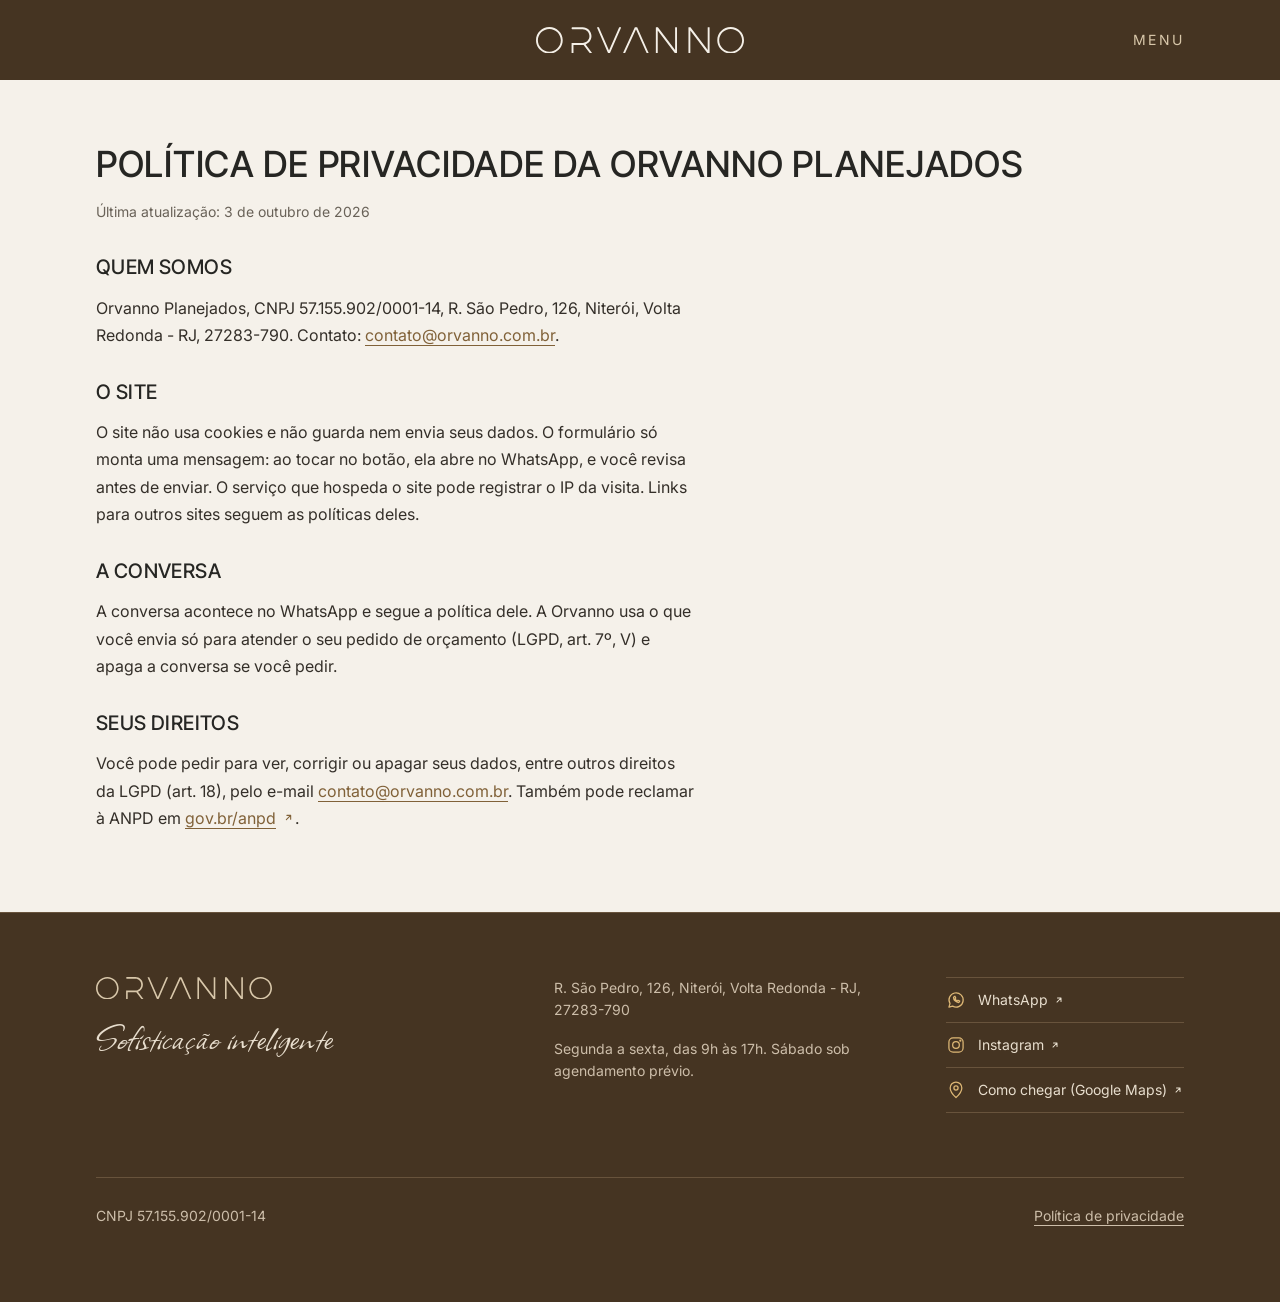
<file: privacidade.html>
<!doctype html>
<html lang="pt-BR">
<head>
  <meta charset="utf-8">
  <meta name="viewport" content="width=device-width, initial-scale=1, viewport-fit=cover">
  <title>Política de privacidade | Orvanno Planejados</title>
  <meta name="description" content="O site da Orvanno Planejados não coleta seus dados: o que você escreve vai só na conversa do WhatsApp. Veja como usamos as informações e quais são os seus direitos pela LGPD.">
  <link rel="canonical" href="https://orvanno.com.br/privacidade.html">
  <link rel="alternate" hreflang="pt-BR" href="https://orvanno.com.br/privacidade.html">
  <link rel="alternate" hreflang="x-default" href="https://orvanno.com.br/privacidade.html">
  <meta name="theme-color" content="#f5f1ea">
  <link rel="icon" href="img/favicon.svg" type="image/svg+xml">
  <link rel="icon" href="img/favicon-32.png" sizes="32x32" type="image/png">
  <link rel="apple-touch-icon" href="img/apple-touch-icon.png" sizes="180x180">
  <meta property="og:type" content="website">
  <meta property="og:locale" content="pt_BR">
  <meta property="og:site_name" content="Orvanno Planejados">
  <meta property="og:title" content="Política de privacidade | Orvanno Planejados">
  <meta property="og:description" content="O site da Orvanno Planejados não coleta seus dados: o que você escreve vai só na conversa do WhatsApp. Veja como usamos as informações e quais são os seus direitos pela LGPD.">
  <meta property="og:url" content="https://orvanno.com.br/privacidade.html">
  <meta property="og:image" content="https://orvanno.com.br/img/og-image.jpg">
  <meta property="og:image:type" content="image/jpeg">
  <meta property="og:image:width" content="1200">
  <meta property="og:image:height" content="630">
  <meta property="og:image:alt" content="Logo da Orvanno Planejados e a frase “Móveis planejados para acompanhar a sua vida” sobre fundo grafite e marrom, separados por uma linha de luz dourada.">
  <meta name="twitter:card" content="summary_large_image">
  <meta name="twitter:title" content="Política de privacidade | Orvanno Planejados">
  <meta name="twitter:description" content="O site da Orvanno Planejados não coleta seus dados: o que você escreve vai só na conversa do WhatsApp. Veja como usamos as informações e quais são os seus direitos pela LGPD.">
  <meta name="twitter:image" content="https://orvanno.com.br/img/og-image.jpg">
  <meta name="twitter:image:alt" content="Logo da Orvanno Planejados e a frase “Móveis planejados para acompanhar a sua vida” sobre fundo grafite e marrom, separados por uma linha de luz dourada.">
  <link rel="preload" href="fonts/inter-variable.woff2" as="font" type="font/woff2" crossorigin>
  <link rel="stylesheet" href="css/fonts.css">
  <link rel="stylesheet" href="css/tokens.css">
  <link rel="stylesheet" href="css/base.css">
  <link rel="stylesheet" href="css/layout.css">
  <link rel="stylesheet" href="css/components/button.css">
  <link rel="stylesheet" href="css/components/icon-sprite.css">
  <link rel="stylesheet" href="css/components/provisional.css">
  <link rel="stylesheet" href="css/components/seam.css">
  <link rel="stylesheet" href="css/sections/nav.css">
  <link rel="stylesheet" href="css/sections/privacy.css">
  <link rel="stylesheet" href="css/sections/footer.css">
  <script type="module" src="js/whatsapp.js"></script>
</head>
<body>
  <svg class="icon-sprite" aria-hidden="true" focusable="false">
    <symbol id="icon-whatsapp" viewBox="0 0 24 24"><path d="M17.472 14.382c-.297-.149-1.758-.867-2.03-.967-.273-.099-.471-.148-.67.15-.197.297-.767.966-.94 1.164-.173.199-.347.223-.644.075-.297-.15-1.255-.463-2.39-1.475-.883-.788-1.48-1.761-1.653-2.059-.173-.297-.018-.458.13-.606.134-.133.298-.347.446-.52.149-.174.198-.298.298-.497.099-.198.05-.371-.025-.52-.075-.149-.669-1.612-.916-2.207-.242-.579-.487-.5-.669-.51-.173-.008-.371-.01-.57-.01-.198 0-.52.074-.792.372-.272.297-1.04 1.016-1.04 2.479 0 1.462 1.065 2.875 1.213 3.074.149.198 2.096 3.2 5.077 4.487.709.306 1.262.489 1.694.625.712.227 1.36.195 1.871.118.571-.085 1.758-.719 2.006-1.413.248-.694.248-1.289.173-1.413-.074-.124-.272-.198-.57-.347m-5.421 7.403h-.004a9.87 9.87 0 01-5.031-1.378l-.361-.214-3.741.982.998-3.648-.235-.374a9.86 9.86 0 01-1.51-5.26c.001-5.45 4.436-9.884 9.888-9.884 2.64 0 5.122 1.03 6.988 2.898a9.825 9.825 0 012.893 6.994c-.003 5.45-4.437 9.884-9.885 9.884m8.413-18.297A11.815 11.815 0 0012.05 0C5.495 0 .16 5.335.157 11.892c0 2.096.547 4.142 1.588 5.945L.057 24l6.305-1.654a11.882 11.882 0 005.683 1.448h.005c6.554 0 11.89-5.335 11.893-11.893a11.821 11.821 0 00-3.48-8.413Z"/></symbol>
  </svg>

  <a class="skip-link" href="#main">Pular para o conteúdo</a>

  <header class="nav">
    <div class="nav-inner wrap">
      <a class="nav-brand" href="./">
        <svg class="nav-logo" viewBox="0 0 1432.41 183" width="1432" height="183" fill="currentColor" role="img" aria-label="Orvanno Planejados">
          <path d="M92,0C41.19,0,0,40.97,0,91.5s41.19,91.5,92,91.5,92-40.97,92-91.5S142.81,0,92,0ZM92,170c-43.56,0-79-35.21-79-78.5S48.44,13,92,13s79,35.21,79,78.5-35.44,78.5-79,78.5Z"/>
          <path d="M1340.41,0c-50.81,0-92,40.97-92,91.5s41.19,91.5,92,91.5,92-40.97,92-91.5S1391.22,0,1340.41,0ZM1340.41,170c-43.56,0-79-35.21-79-78.5s35.44-78.5,79-78.5,79,35.21,79,78.5-35.44,78.5-79,78.5Z"/>
          <path d="M380.98,172.08l-39.02-51.83c23.34-8.64,40.03-31.27,40.03-57.76,0-33.91-27.36-61.5-61-61.5h-69c-3.87,0-7,3.13-7,7s3.13,7,7,7h69c25.92,0,47,21.31,47,47.5s-21.08,47.5-47,47.5h-74c-1.1,0-2,.9-2,2v65.2c0,1.1.9,2,2,2h9c1.1,0,2-.9,2-2v-53.2h63c2.43,0,4.83-.16,7.18-.44l33.62,44.66s0,0,0,0l6.79,9.02c.84,1.1,2.61,2,3.98,2l11.32-.04c1.36,0,1.79-.9.95-2l-3.86-5.12Z"/>
          <path d="M771.73,169.91L699.76,8.96l-1.68-3.77-.5-1.12-.22-.48c-.32-.72-1.04-1.18-1.82-1.18h-13.73c-.78,0-1.49.46-1.82,1.17l-2.46,5.39h0l-71.05,155.41-4.54,9.93-.12.25-.83,1.81c-.61,1.33.36,2.84,1.82,2.84h9.88c.79,0,1.5-.46,1.82-1.18l1.55-3.47h.04L688.63,15.92l67.09,150.02,5.4,12.07c.32.72,1.04,1.18,1.83,1.18h9.86c1.45,0,2.41-1.49,1.82-2.81l-2.9-6.48Z"/>
          <path d="M583.97,9.06l1.68-3.85c.58-1.32-.39-2.8-1.83-2.8h-9.82c-.8,0-1.52.47-1.83,1.2l-1.49,3.42-67.93,155.51L437.43,11.36h0,0s-1.26-2.92-1.26-2.92h0l-2.1-4.83c-.32-.73-1.04-1.2-1.84-1.2h-9.77c-1.44,0-2.41,1.47-1.84,2.8l1.4,3.24h0l70.87,164.06,2.37,5.49c.32.73,1.04,1.21,1.84,1.21h11.24c.8,0,1.52-.47,1.84-1.2l2.4-5.5L583.97,9.06Z"/>
          <path d="M970.98,4.41c0-1.1-.9-2-2-2h-9c-1.1,0-2,.9-2,2v153.29L840.63,3.2c-.38-.5-.97-.79-1.59-.79h-11.63c-1.1,0-2,.9-2,2v172.79c0,1.1.9,2,2,2h9c1.1,0,2-.9,2-2V23.91l117.35,154.5c.38.5.97.79,1.59.79h11.63c1.1,0,2-.9,2-2V4.41Z"/>
          <path d="M1195.43,4.41c0-1.1-.9-2-2-2h-9c-1.1,0-2,.9-2,2v153.29L1065.08,3.2c-.38-.5-.97-.79-1.59-.79h-11.63c-1.1,0-2,.9-2,2v172.79c0,1.1.9,2,2,2h9c1.1,0,2-.9,2-2V23.91l117.35,154.5c.38.5.97.79,1.59.79h11.63c1.1,0,2-.9,2-2V4.41Z"/>
        </svg>
      </a>
      <div class="nav-contact">
      </div>
      <details class="nav-menu">
        <summary class="nav-menu-toggle">Menu</summary>
        <nav class="nav-menu-panel" aria-label="Seções da página">
          <ul class="nav-menu-list">
            <li><a href="./#curadoria">Curadoria</a></li>
            <li><a href="./#details">Acabamentos</a></li>
            <li><a href="./#showcase">Ambientes</a></li>
            <li><a href="./#faq">Perguntas frequentes</a></li>
            <li><a href="./#cta">Contato</a></li>
            <li class="nav-menu-social"><a href="https://www.instagram.com/orvannovr/" target="_blank" rel="noopener">Instagram</a></li>
          </ul>
        </nav>
      </details>
    </div>
  </header>

  <main id="main">
    <section class="privacy" id="privacy">
      <div class="privacy-inner wrap">
        <h1 class="privacy-title">Política de privacidade da Orvanno Planejados</h1>
        <p class="privacy-updated">Última atualização: 3 de outubro de 2026</p>
        <h2>Quem somos</h2>
        <p>Orvanno Planejados, CNPJ 57.155.902/0001-14, R. São Pedro, 126, Niterói, Volta Redonda - RJ, 27283-790. Contato: <a href="mailto:contato@orvanno.com.br">contato@orvanno.com.br</a>.</p>
        <h2>O site</h2>
        <p>O site não usa cookies e não guarda nem envia seus dados. O formulário só monta uma mensagem: ao tocar no botão, ela abre no WhatsApp, e você revisa antes de enviar. O serviço que hospeda o site pode registrar o IP da visita. Links para outros sites seguem as políticas deles.</p>
        <h2>A conversa</h2>
        <p>A conversa acontece no WhatsApp e segue a política dele. A Orvanno usa o que você envia só para atender o seu pedido de orçamento (LGPD, art. 7º, V) e apaga a conversa se você pedir.</p>
        <h2>Seus direitos</h2>
        <p>Você pode pedir para ver, corrigir ou apagar seus dados, entre outros direitos da LGPD (art. 18), pelo e-mail <a href="mailto:contato@orvanno.com.br">contato@orvanno.com.br</a>. Também pode reclamar à ANPD em <a href="https://www.gov.br/anpd" target="_blank" rel="noopener">gov.br/anpd</a>.</p>
      </div>
    </section>
  </main>

  <footer class="footer seam tone-brown">
    <div class="footer-inner wrap">
      <div class="footer-brand">
      <svg class="footer-logo" viewBox="0 0 1432.41 183" width="1432" height="183" fill="currentColor" role="img" aria-label="Orvanno Planejados">
      <path d="M92,0C41.19,0,0,40.97,0,91.5s41.19,91.5,92,91.5,92-40.97,92-91.5S142.81,0,92,0ZM92,170c-43.56,0-79-35.21-79-78.5S48.44,13,92,13s79,35.21,79,78.5-35.44,78.5-79,78.5Z"/>
      <path d="M1340.41,0c-50.81,0-92,40.97-92,91.5s41.19,91.5,92,91.5,92-40.97,92-91.5S1391.22,0,1340.41,0ZM1340.41,170c-43.56,0-79-35.21-79-78.5s35.44-78.5,79-78.5,79,35.21,79,78.5-35.44,78.5-79,78.5Z"/>
      <path d="M380.98,172.08l-39.02-51.83c23.34-8.64,40.03-31.27,40.03-57.76,0-33.91-27.36-61.5-61-61.5h-69c-3.87,0-7,3.13-7,7s3.13,7,7,7h69c25.92,0,47,21.31,47,47.5s-21.08,47.5-47,47.5h-74c-1.1,0-2,.9-2,2v65.2c0,1.1.9,2,2,2h9c1.1,0,2-.9,2-2v-53.2h63c2.43,0,4.83-.16,7.18-.44l33.62,44.66s0,0,0,0l6.79,9.02c.84,1.1,2.61,2,3.98,2l11.32-.04c1.36,0,1.79-.9.95-2l-3.86-5.12Z"/>
      <path d="M771.73,169.91L699.76,8.96l-1.68-3.77-.5-1.12-.22-.48c-.32-.72-1.04-1.18-1.82-1.18h-13.73c-.78,0-1.49.46-1.82,1.17l-2.46,5.39h0l-71.05,155.41-4.54,9.93-.12.25-.83,1.81c-.61,1.33.36,2.84,1.82,2.84h9.88c.79,0,1.5-.46,1.82-1.18l1.55-3.47h.04L688.63,15.92l67.09,150.02,5.4,12.07c.32.72,1.04,1.18,1.83,1.18h9.86c1.45,0,2.41-1.49,1.82-2.81l-2.9-6.48Z"/>
      <path d="M583.97,9.06l1.68-3.85c.58-1.32-.39-2.8-1.83-2.8h-9.82c-.8,0-1.52.47-1.83,1.2l-1.49,3.42-67.93,155.51L437.43,11.36h0,0s-1.26-2.92-1.26-2.92h0l-2.1-4.83c-.32-.73-1.04-1.2-1.84-1.2h-9.77c-1.44,0-2.41,1.47-1.84,2.8l1.4,3.24h0l70.87,164.06,2.37,5.49c.32.73,1.04,1.21,1.84,1.21h11.24c.8,0,1.52-.47,1.84-1.2l2.4-5.5L583.97,9.06Z"/>
      <path d="M970.98,4.41c0-1.1-.9-2-2-2h-9c-1.1,0-2,.9-2,2v153.29L840.63,3.2c-.38-.5-.97-.79-1.59-.79h-11.63c-1.1,0-2,.9-2,2v172.79c0,1.1.9,2,2,2h9c1.1,0,2-.9,2-2V23.91l117.35,154.5c.38.5.97.79,1.59.79h11.63c1.1,0,2-.9,2-2V4.41Z"/>
      <path d="M1195.43,4.41c0-1.1-.9-2-2-2h-9c-1.1,0-2,.9-2,2v153.29L1065.08,3.2c-.38-.5-.97-.79-1.59-.79h-11.63c-1.1,0-2,.9-2,2v172.79c0,1.1.9,2,2,2h9c1.1,0,2-.9,2-2V23.91l117.35,154.5c.38.5.97.79,1.59.79h11.63c1.1,0,2-.9,2-2V4.41Z"/>
      </svg>
      <p class="footer-tagline"><span class="footer-slogan">Sofisticação inteligente</span></p>
      </div>
      <div class="footer-info">
      <address class="footer-address">
        R. São Pedro, 126, Niterói, Volta Redonda - RJ, 27283-790
      </address>
      <p class="footer-hours">Segunda a sexta, das 9h às 17h. Sábado sob agendamento prévio.</p>
      </div>
      <ul class="footer-links">
        <li><a href="https://wa.me/5524992821268?text=Ol%C3%A1%21%20Vim%20pelo%20site%20da%20Orvanno%20e%20quero%20conversar%20com%20a%20especialista%20sobre%20o%20meu%20projeto." target="_blank" rel="noopener"><svg class="footer-icon" viewBox="0 0 24 24" aria-hidden="true" focusable="false"><path d="M3.5 20.5l1.3-4.2A8.5 8.5 0 1 1 8 19.4z"/><path d="M9 8.6c0 3.5 2.9 6.4 6.4 6.4l1.1-1.7-2.1-1-1 .9a5 5 0 0 1-2.6-2.6l.9-1-1-2.1z"/></svg>WhatsApp</a></li>
        <li><a href="https://www.instagram.com/orvannovr/" target="_blank" rel="noopener"><svg class="footer-icon" viewBox="0 0 24 24" aria-hidden="true" focusable="false"><rect x="3.5" y="3.5" width="17" height="17" rx="5"/><circle cx="12" cy="12" r="4"/><circle cx="17.2" cy="6.8" r="0.6"/></svg>Instagram</a></li>
        <li><a href="https://www.google.com/maps/search/?api=1&amp;query=Orvanno%20Planejados%2C%20R.%20S%C3%A3o%20Pedro%2C%20126%2C%20Volta%20Redonda%20-%20RJ" target="_blank" rel="noopener"><svg class="footer-icon" viewBox="0 0 24 24" aria-hidden="true" focusable="false"><path d="M12 21s-7-6.2-7-11.5a7 7 0 0 1 14 0C19 14.8 12 21 12 21z"/><circle cx="12" cy="9.5" r="2.5"/></svg>Como chegar (Google Maps)</a></li>
      </ul>
      <div class="footer-bottom">
      <p class="footer-legal">CNPJ 57.155.902/0001-14</p>
      <p class="footer-legal"><a href="privacidade.html">Política de privacidade</a></p>
      </div>
    </div>
  </footer>

</body>
</html>
</file>
<file: css/fonts.css>
@font-face {
  font-family: "Inter";
  src: url("../fonts/inter-variable.woff2") format("woff2");
  font-weight: 100 900;
  font-style: normal;
  font-display: swap;
}

@font-face {
  font-family: "Inter Tight";
  src: url("../fonts/inter-tight-variable.woff2") format("woff2");
  font-weight: 100 900;
  font-style: normal;
  font-display: swap;
}

@font-face {
  font-family: "Allison";
  src: url("../fonts/allison.woff2") format("woff2");
  font-weight: 400;
  font-style: normal;
  font-display: swap;
}
</file>
<file: css/tokens.css>
:root {
  color-scheme: light;
  --primary: 69, 52, 34;
  --primary-deep: 52, 39, 25;
  --secondary: 120, 113, 103;
  --on-primary: 244, 239, 231;
  --bg: 245, 241, 234;
  --bg-raised: 236, 230, 220;
  --surface-strong: 225, 218, 206;
  --surface-lit: 214, 206, 193;
  --text: 52, 47, 41;
  --heading: 38, 38, 35;
  --muted: 105, 98, 88;
  --line: 216, 205, 189;
  --frame: 187, 147, 106;
  --accent: 187, 147, 106;
  --accent-text: 128, 97, 56;
  --wood: 118, 102, 90;
  --brand-brown: 69, 52, 34;
  --brand-beige: 216, 199, 170;
  --whatsapp: 244, 239, 231;
  --placeholder: 225, 218, 206;
  --swatch-bg: 255, 255, 255;
  --gradient: linear-gradient(90deg, rgb(166, 132, 86), rgb(200, 169, 126));
  --radius: 0;
  --font-body: "Inter", system-ui, -apple-system, "Segoe UI", Roboto, "Helvetica Neue", Arial, sans-serif;
  --font-heading: "Inter Tight", "Inter", system-ui, -apple-system, "Segoe UI", Roboto, "Helvetica Neue", Arial, sans-serif;
  --font-accent: "Allison", cursive;
  --space-xs: 0.25rem;
  --space-s: 0.5rem;
  --space-m: 1rem;
  --space-l: 2rem;
  --space-xl: 4rem;
  --space-2xl: 8rem;
  --width-max: 76rem;
  --reading-width: 60ch;
  --text-label: 0.8125rem;
  --text-button: 0.875rem;
}

.tone-dark {
  color-scheme: dark;
  --primary: 217, 175, 102;
  --primary-deep: 232, 198, 140;
  --on-primary: 38, 38, 35;
  --bg: 38, 38, 35;
  --bg-raised: 46, 45, 42;
  --surface-strong: 56, 54, 50;
  --surface-lit: 48, 43, 37;
  --text: 222, 216, 205;
  --heading: 244, 239, 231;
  --muted: 163, 155, 143;
  --line: 82, 69, 64;
  --frame: 155, 144, 133;
  --accent: 217, 175, 102;
  --accent-text: 217, 175, 102;
  --whatsapp: 38, 38, 35;
  --swatch-bg: 255, 255, 255;
  background: rgb(var(--bg));
  color: rgb(var(--text));
}

.tone-brown {
  color-scheme: dark;
  --primary: 217, 175, 102;
  --primary-deep: 232, 198, 140;
  --on-primary: 38, 28, 18;
  --bg: 69, 52, 34;
  --bg-raised: 78, 60, 40;
  --surface-strong: 88, 68, 46;
  --surface-lit: 100, 78, 54;
  --text: 232, 222, 206;
  --heading: 247, 240, 228;
  --muted: 205, 190, 170;
  --line: 104, 83, 60;
  --frame: 122, 99, 74;
  --accent: 217, 175, 102;
  --accent-text: 222, 184, 118;
  --whatsapp: 38, 28, 18;
  background: rgb(var(--bg));
  color: rgb(var(--text));
}
</file>
<file: css/base.css>
*,
*::before,
*::after {
  box-sizing: border-box;
}

html {
  scroll-padding-top: 5rem;
}

body {
  margin: 0;
  background: rgb(var(--bg));
  color: rgb(var(--text));
  font-family: var(--font-body);
  font-size: 1rem;
  font-weight: 400;
  line-height: 1.7;
  -webkit-font-smoothing: antialiased;
  -webkit-text-size-adjust: 100%;
}

h1,
h2,
h3 {
  margin: 0 0 var(--space-m);
  color: rgb(var(--heading));
  font-family: var(--font-heading);
  font-weight: 500;
  line-height: 1.12;
  letter-spacing: 0.02em;
  text-transform: uppercase;
}

h3 {
  font-weight: 600;
  letter-spacing: 0;
  text-transform: none;
}

strong {
  font-weight: 500;
}

h1 {
  font-size: 1.625rem;
}

h2 {
  font-size: 1.375rem;
}

h3 {
  font-size: 1.0625rem;
}

p,
ul,
ol,
figure,
blockquote {
  margin: 0 0 var(--space-m);
}

img {
  display: block;
  max-width: 100%;
  height: auto;
}

a {
  color: rgb(var(--accent-text));
  text-underline-offset: 0.25em;
  text-decoration-thickness: 1px;
}

a[target="_blank"]:not(.button)::after {
  content: "" / " (abre em nova aba)";
  display: inline-block;
  flex: none;
  width: 0.85em;
  height: 0.85em;
  margin-left: 0.35em;
  background-color: currentColor;
  vertical-align: -0.05em;
  -webkit-mask: url("data:image/svg+xml,%3Csvg xmlns='http://www.w3.org/2000/svg' viewBox='0 0 24 24' fill='none' stroke='black' stroke-width='2' stroke-linecap='round' stroke-linejoin='round'%3E%3Cpath d='M8 16L16 8M9 8h7v7'/%3E%3C/svg%3E") center / contain no-repeat;
  mask: url("data:image/svg+xml,%3Csvg xmlns='http://www.w3.org/2000/svg' viewBox='0 0 24 24' fill='none' stroke='black' stroke-width='2' stroke-linecap='round' stroke-linejoin='round'%3E%3Cpath d='M8 16L16 8M9 8h7v7'/%3E%3C/svg%3E") center / contain no-repeat;
}

::selection {
  background: rgba(var(--accent), 0.35);
}

[hidden] {
  display: none;
}

a:focus-visible,
button:focus-visible,
summary:focus-visible,
input:focus-visible,
select:focus-visible,
textarea:focus-visible {
  outline: 2px solid rgb(var(--accent-text));
  outline-offset: 2px;
}

summary {
  cursor: pointer;
}

button,
input,
select,
textarea {
  font: inherit;
  color: inherit;
}

address {
  font-style: normal;
}

@media (prefers-reduced-motion: no-preference) {
  html {
    scroll-behavior: smooth;
  }
}

@media (min-width: 40em) {
  h1 {
    font-size: 2rem;
  }

  h2 {
    font-size: 1.625rem;
  }
}

@media (min-width: 64em) {
  h1 {
    font-size: 2.25rem;
  }
}
</file>
<file: css/layout.css>
:root {
  --wrap-pad: 1.25rem;
  --nav-height: 4rem;
}

.wrap {
  width: 100%;
  max-width: var(--width-max);
  margin-inline: auto;
  padding-inline: var(--wrap-pad);
}

main > section {
  padding-block: 5rem;
}

.skip-link {
  position: absolute;
  top: var(--space-s);
  left: var(--space-s);
  z-index: 20;
  padding: var(--space-s) var(--space-m);
  background: rgb(var(--bg));
  transform: translateY(-200%);
}

.skip-link:focus {
  transform: none;
}

@media (min-width: 40em) {
  :root {
    --wrap-pad: var(--space-l);
    --nav-height: 5rem;
  }

  main > section {
    padding-block: var(--space-2xl);
  }
}

@media (min-width: 64em) {
  :root {
    --wrap-pad: var(--space-xl);
  }
}
</file>
<file: css/components/button.css>
.button {
  display: inline-flex;
  align-items: center;
  justify-content: center;
  gap: 0.75rem;
  min-height: 3rem;
  padding: var(--space-s) 1.75rem;
  border: 1px solid rgb(var(--primary));
  border-radius: 0;
  background: rgb(var(--primary));
  color: rgb(var(--on-primary));
  font-size: var(--text-button);
  font-weight: 500;
  letter-spacing: 0.1em;
  text-align: center;
  text-decoration: none;
  text-transform: uppercase;
  cursor: pointer;
}

.button:hover {
  border-color: rgb(var(--primary-deep));
  background: rgb(var(--primary-deep));
}

.button:disabled {
  border-color: rgb(var(--line));
  background: rgb(var(--line));
  color: rgb(var(--text));
  cursor: not-allowed;
}

.button-lg {
  min-height: 3.5rem;
  padding: var(--space-s) 2.5rem;
  font-size: 0.9375rem;
}

.button-icon {
  flex: none;
  width: 1rem;
  height: 1rem;
  fill: rgb(var(--whatsapp));
}

@media (prefers-reduced-motion: no-preference) {
  .button {
    transition: background-color 300ms, border-color 300ms;
  }
}
</file>
<file: css/components/icon-sprite.css>
.icon-sprite {
  position: absolute;
  width: 0;
  height: 0;
  overflow: hidden;
}
</file>
<file: css/components/icon.css>
.icon {
  flex: none;
  width: 1.5rem;
  height: 1.5rem;
  fill: none;
  stroke: currentColor;
  stroke-width: 1;
  stroke-linecap: round;
  stroke-linejoin: round;
}
</file>
<file: css/components/section-title.css>
.section-title {
  max-width: 22ch;
  margin-bottom: var(--space-l);
  font-size: clamp(1.5rem, 1.1rem + 1.9vw, 2.75rem);
  line-height: 1.12;
  text-wrap: balance;
}

.title-turn {
  display: block;
  color: rgb(var(--accent-text));
}
</file>
<file: css/components/media.css>
.media {
  position: relative;
  margin: 0;
}

.media img {
  display: block;
  width: 100%;
  height: auto;
  object-fit: cover;
  background: rgb(var(--surface-strong));
}

.media-caption {
  padding-top: 0.875rem;
  color: rgb(var(--muted));
  font-size: var(--text-label);
  letter-spacing: 0.02em;
  line-height: 1.5;
}
</file>
<file: css/components/rating.css>
.rating {
  display: inline-flex;
  align-items: baseline;
  gap: 0.75rem;
  margin: 0;
}

.rating-score {
  color: rgb(var(--heading));
  font-family: var(--font-heading);
  font-weight: 600;
  font-size: 1.875rem;
  line-height: 1;
}

.rating-label {
  color: rgb(var(--muted));
  font-size: var(--text-label);
  letter-spacing: 0.08em;
  line-height: 1.4;
}

.rating-lg {
  display: grid;
  gap: var(--space-s);
}

.rating-lg .rating-score {
  color: rgb(var(--accent-text));
  font-family: var(--font-accent);
  font-weight: 400;
  font-size: clamp(4.5rem, 3.5rem + 4vw, 6rem);
  line-height: 0.9;
}

/* estrelas desenhadas, como na faixa de garantias */
.rating-stars {
  display: inline-block;
  width: 5.6rem;
  height: 1rem;
  margin-left: 0.5rem;
  vertical-align: 1rem;
  font-size: 0;
  background-color: rgb(var(--accent-text));
  -webkit-mask: url("data:image/svg+xml,%3Csvg xmlns='http://www.w3.org/2000/svg' viewBox='0 0 23 20'%3E%3Cpath d='M10 0l2.94 6.06 6.56.9-4.8 4.6 1.18 6.54L10 15l-5.88 3.1 1.18-6.54L.5 6.96l6.56-.9z'/%3E%3C/svg%3E") 0 0 / 1.15rem 1rem repeat-x;
  mask: url("data:image/svg+xml,%3Csvg xmlns='http://www.w3.org/2000/svg' viewBox='0 0 23 20'%3E%3Cpath d='M10 0l2.94 6.06 6.56.9-4.8 4.6 1.18 6.54L10 15l-5.88 3.1 1.18-6.54L.5 6.96l6.56-.9z'/%3E%3C/svg%3E") 0 0 / 1.15rem 1rem repeat-x;
}

.rating-lg .rating-label {
  font-size: var(--text-label);
  letter-spacing: 0.16em;
  text-transform: uppercase;
}
</file>
<file: css/components/provisional.css>
.provisional {
  display: inline-block;
  padding: 0 var(--space-xs);
  border-radius: calc(var(--radius) / 2);
  background: rgb(var(--text));
  color: rgb(var(--bg));
  font-size: 0.75rem;
  font-weight: 600;
  letter-spacing: normal;
  line-height: 1.5;
  text-transform: none;
  vertical-align: middle;
  white-space: nowrap;
}
</file>
<file: css/components/seam.css>
.seam {
  position: relative;
}
</file>
<file: css/components/reveal.css>
@media (prefers-reduced-motion: no-preference) {
  .reveal {
    transition:
      opacity 800ms cubic-bezier(0.2, 0.7, 0.2, 1) var(--reveal-delay, 0ms),
      transform 800ms cubic-bezier(0.2, 0.7, 0.2, 1) var(--reveal-delay, 0ms);
  }

  .reveal.is-pending {
    opacity: 0;
    transform: translateY(1.5rem);
  }

  .reveal-media {
    overflow: hidden;
  }

  .reveal-media img {
    transition: transform 1400ms cubic-bezier(0.2, 0.7, 0.2, 1) var(--reveal-delay, 0ms);
  }

  .reveal-media.is-pending img {
    transform: scale(1.06);
  }
}
</file>
<file: css/components/lead.css>
.lead {
  max-width: 44ch;
  margin-bottom: var(--space-xl);
  color: rgb(var(--muted));
  font-size: 1.0625rem;
}
</file>
<file: css/components/eyebrow.css>
.eyebrow {
  color: rgb(var(--accent-text));
  font-size: var(--text-label);
  font-weight: 400;
  letter-spacing: 0.32em;
  text-transform: uppercase;
}
</file>
<file: css/components/chevron.css>
.chevron {
  display: flex;
  align-items: center;
  justify-content: space-between;
  gap: var(--space-m);
  list-style: none;
}

.chevron::-webkit-details-marker {
  display: none;
}

.chevron::after {
  content: "+";
  flex: none;
  color: rgb(var(--accent-text));
  font-size: 1.25rem;
  font-weight: 200;
  line-height: 1;
}

details[open] > .chevron::after {
  transform: rotate(45deg);
}

@media (prefers-reduced-motion: no-preference) {
  .chevron::after {
    transition: transform 300ms;
  }
}
</file>
<file: css/sections/nav.css>
.nav {
  --bg: var(--brand-brown);
  --heading: var(--brand-beige);
  --text: var(--brand-beige);
  --accent-text: 217, 175, 102;
  --line: 95, 76, 55;
  color-scheme: dark;
  position: sticky;
  top: 0;
  z-index: 10;
  height: var(--nav-height);
}

.nav::before {
  content: "";
  position: absolute;
  inset: 0;
  z-index: -1;
  background: rgb(var(--bg));
}

.nav-inner {
  display: grid;
  grid-template-columns: minmax(0, 1fr) auto minmax(0, 1fr);
  grid-template-areas: "contact brand menu";
  align-items: center;
  gap: var(--space-l);
  height: 100%;
}

.nav-brand {
  grid-area: brand;
  color: rgb(var(--on-primary));
  text-decoration: none;
}

.nav-logo {
  display: block;
  width: 10rem;
  height: auto;
}

.nav-contact {
  grid-area: contact;
  display: none;
  align-items: center;
  gap: var(--space-l);
}

.nav-instagram {
  display: inline-flex;
  align-items: center;
  min-height: 2.75rem;
  color: rgb(var(--text));
  font-size: var(--text-label);
  letter-spacing: 0.16em;
  text-decoration: none;
  text-transform: uppercase;
}

.nav-instagram:hover {
  color: rgb(var(--accent-text));
}

.nav-menu {
  position: relative;
  grid-area: menu;
  justify-self: end;
}

.nav-menu-toggle {
  display: inline-flex;
  align-items: center;
  min-height: 2.75rem;
  color: rgb(var(--text));
  font-size: var(--text-button);
  letter-spacing: 0.16em;
  text-transform: uppercase;
  list-style: none;
}

.nav-menu-toggle::-webkit-details-marker {
  display: none;
}

.nav-menu-toggle:hover {
  color: rgb(var(--accent-text));
}

.nav-menu[open] .nav-menu-toggle {
  font-size: 0;
}

.nav-menu[open] .nav-menu-toggle::after {
  content: "Fechar";
  font-size: var(--text-button);
  letter-spacing: 0.16em;
}

.nav-menu-panel {
  position: fixed;
  top: var(--nav-height);
  right: 0;
  bottom: 0;
  left: 0;
  display: flex;
  flex-direction: column;
  justify-content: center;
  padding: var(--space-xl) var(--wrap-pad);
  overflow-y: auto;
  background: rgb(var(--bg));
}

.nav-menu-list {
  width: 100%;
  max-width: var(--width-max);
  margin: 0 auto;
  padding: 0;
  list-style: none;
}

.nav-menu-list li + li {
  border-top: 1px solid rgb(var(--line));
}

.nav-menu-list a {
  display: block;
  padding: 1.125rem 0;
  color: rgb(var(--heading));
  font-family: var(--font-heading);
  font-weight: 600;
  font-size: clamp(1.625rem, 1.3rem + 1.8vw, 2.75rem);
  line-height: 1.1;
  text-decoration: none;
}

.nav-menu-list a:hover {
  color: rgb(var(--accent-text));
}

body:has(.nav-menu[open]) {
  overflow: hidden;
}

@media (prefers-reduced-motion: no-preference) {
  .nav-instagram,
  .nav-menu-toggle,
  .nav-menu-list a {
    transition: color 300ms;
  }
}

@media (min-width: 40em) {
  .nav-contact {
    display: flex;
  }

  .nav-logo {
    width: 13rem;
  }

  .nav-menu-social {
    display: none;
  }
}
</file>
<file: css/sections/hero.css>
.hero {
  position: relative;
  display: grid;
  min-height: min(calc(100svh - var(--nav-height)), 60rem);
  overflow: hidden;
}

main > .hero {
  padding-block: 0;
}

.hero-media {
  position: absolute;
  inset: 0;
  isolation: isolate;
  touch-action: pan-y;
}

.hero-media::after {
  content: "";
  position: absolute;
  z-index: 3;
  inset: 0;
  background:
    linear-gradient(to top, rgba(var(--bg), 0.95) 0%, rgba(var(--bg), 0.7) 30%, transparent 55%),
    linear-gradient(to left, rgba(var(--bg), 0.75) 0%, rgba(var(--bg), 0.35) 45%, transparent 75%);
  pointer-events: none;
}

.hero-slide {
  position: absolute;
  inset: 0;
  width: 100%;
  height: 100%;
  object-fit: cover;
  opacity: 0;
}

.hero-slide.is-leaving {
  z-index: 1;
  opacity: 1;
}

.hero-slide.is-active {
  z-index: 2;
  opacity: 1;
}

.hero-inner {
  position: relative;
  display: grid;
  grid-template-columns: minmax(0, 1fr);
  grid-template-rows: 1fr auto auto auto;
  gap: var(--space-l);
  padding-block: 4rem var(--space-l);
}

.hero-heading {
  align-self: center;
  margin: 0;
  text-align: right;
}

.hero-title {
  display: block;
  max-width: min(20ch, 100%);
  margin-inline-start: auto;
  font-size: clamp(1.625rem, 0.9rem + 3.2vw, 4rem);
  line-height: 1.1;
  text-wrap: balance;
  text-shadow: 0 2px 24px rgba(var(--bg), 0.45);
}

.hero-title-lead,
.hero-title-turn {
  display: block;
}

.hero-title-lead {
  color: rgb(var(--heading));
}

.hero-title-turn {
  margin-top: 0.15em;
  color: rgb(var(--accent-text));
}

.hero-persona {
  display: grid;
  min-height: 6.5rem;
}

.hero-persona > .hero-moment {
  grid-area: 1 / 1;
}

.hero-persona > .hero-moment[hidden] {
  display: block;
  visibility: hidden;
}

.hero-moment-time {
  margin: 0 0 var(--space-xs);
  text-shadow: 0 1px 8px rgba(var(--bg), 0.8);
  color: rgb(var(--accent-text));
  font-size: var(--text-label);
  letter-spacing: 0.16em;
  text-transform: uppercase;
}

.hero-moment-role {
  margin: 0;
  color: rgb(var(--heading));
  font-family: var(--font-accent);
  font-weight: 400;
  font-size: clamp(3.25rem, 2.75rem + 2vw, 4.5rem);
  line-height: 1;
}

.hero-moment-text {
  max-width: 32ch;
  margin: var(--space-xs) 0 0;
  color: rgb(var(--text));
  font-size: 0.9375rem;
}

.hero-timeline {
  display: flex;
  align-items: flex-start;
  gap: var(--space-m);
  border-top: 1px solid rgba(var(--heading), 0.2);
  position: relative;
}

.hero-timeline[hidden] {
  display: none;
}

.hero-progress {
  position: absolute;
  top: -1px;
  left: 0;
  width: 100%;
  height: 2px;
  background: rgb(var(--accent));
  transform: scaleX(calc((var(--step, 0) + 1) / var(--count, 7)));
  transform-origin: left;
}

.hero-stops {
  position: relative;
  display: grid;
  flex: 1;
  grid-template-columns: repeat(var(--count, 7), minmax(0, 1fr));
  margin: 0;
  padding: 0;
  list-style: none;
}

.hero-stop {
  position: relative;
  display: grid;
  width: 100%;
  min-height: 3.5rem;
  align-content: start;
  padding: var(--space-m) var(--space-s) 0 0;
  border: 0;
  background: none;
  color: rgb(var(--muted));
  text-align: left;
  cursor: pointer;
}

.hero-stop[aria-pressed="true"] {
  color: rgb(var(--heading));
}

.hero-stop:hover {
  color: rgb(var(--heading));
}

.hero-stop-time {
  font-size: var(--text-label);
  letter-spacing: 0.08em;
}

.hero-stop-name {
  display: none;
  font-size: var(--text-label);
}

.hero-stop-occasion .hero-stop-time {
  font-style: italic;
}

.hero-note {
  margin: 0;
  color: rgb(var(--muted));
  font-size: var(--text-label);
}

@media (prefers-reduced-motion: no-preference) {
  .hero-slide {
    transform: scale(1.05);
  }

  .hero-slide.is-active,
  .hero-slide.is-leaving {
    transform: none;
    transition: transform 9000ms cubic-bezier(0.25, 0.1, 0.25, 1);
  }

  .hero-slide.is-active {
    transition:
      opacity 1600ms cubic-bezier(0.4, 0, 0.2, 1),
      transform 9000ms cubic-bezier(0.25, 0.1, 0.25, 1);
  }

  .is-running .hero-progress {
    animation: hero-fill 6000ms linear both;
  }

  .hero-moment:not([hidden]) {
    animation: hero-moment-in 700ms cubic-bezier(0.2, 0.7, 0.2, 1) both;
  }

  .hero-heading {
    animation: hero-enter 1100ms cubic-bezier(0.2, 0.7, 0.2, 1) both;
  }
}

@keyframes hero-fill {
  from {
    transform: scaleX(calc(var(--step, 0) / var(--count, 7)));
  }
}

@keyframes hero-moment-in {
  from {
    opacity: 0;
    transform: translateY(12px);
  }
}

@keyframes hero-enter {
  from {
    opacity: 0;
    transform: translateY(20px);
  }
}

@media (max-width: 47.99em) {
  .hero-stop {
    padding-right: 0;
    text-align: center;
  }

  .hero-stop-time {
    letter-spacing: 0;
  }

  .hero-stop-rest {
    display: none;
  }
}

@media (min-width: 48em) {
  .hero-stop-name {
    display: block;
  }
}

@media (min-width: 64em) {
  .hero-inner {
    padding-block: 5rem var(--space-l);
  }
}

@media (max-width: 39.99em) {
  .hero {
    min-height: 0;
  }

  .hero-media {
    position: relative;
    inset: auto;
    aspect-ratio: 6 / 7;
    overflow: hidden;
  }

  .hero-media::after {
    background: linear-gradient(to top, rgb(var(--bg)) 0%, rgba(var(--bg), 0.75) 18%, rgba(var(--bg), 0.3) 34%, transparent 46%);
  }

  .hero-slide {
    object-position: 22% center;
  }

  .hero-slide[data-moment="arrival"] {
    object-position: 8% center;
  }

  .hero-slide[data-moment="friends"],
  .hero-slide[data-moment="grandparents"] {
    object-position: 40% center;
  }

  .hero-inner {
    grid-template-rows: auto;
    gap: 0.75rem;
    margin-top: -9rem;
    padding-block: 0 var(--space-l);
  }

  .hero-heading {
    position: relative;
    z-index: 4;
    align-self: start;
    text-align: right;
  }

  .hero-title {
    max-width: 18ch;
    margin-inline-start: auto;
    font-size: clamp(1.625rem, 1rem + 2.6vw, 2rem);
    line-height: 1.15;
    text-wrap: balance;
    text-shadow: none;
  }

  .hero-title-turn {
    margin-top: 0.2em;
  }

  .hero-persona {
    min-height: 0;
  }
}
</file>
<file: css/sections/trust.css>
main > .trust {
  padding-block: 0;
}

.trust-list {
  display: grid;
  grid-template-columns: repeat(2, minmax(0, 1fr));
  margin-block: 0;
  list-style: none;
}

.trust-item {
  position: relative;
  padding: var(--space-l) var(--space-m);
  text-align: center;
}

.trust-item:nth-child(even)::before {
  content: "";
  position: absolute;
  top: 50%;
  left: 0;
  width: 1px;
  height: 2.5rem;
  background: rgb(var(--accent));
  transform: translateY(-50%);
}

.trust-item:nth-child(n + 3) {
  border-top: 1px solid rgb(var(--line));
}

.trust-item > span,
.trust-link {
  display: grid;
  justify-items: center;
  gap: var(--space-xs);
}

.trust-link {
  grid-template-columns: 1fr auto 1fr;
  gap: 0;
  color: inherit;
  text-decoration: none;
}

.trust-link .trust-value {
  grid-column: 1 / -1;
  height: 0.9em;
}

.trust-link .trust-label {
  grid-column: 2;
}

.trust .trust-item .trust-link::after {
  grid-column: 3;
  grid-row: 2;
  justify-self: start;
  align-self: center;
  color: rgb(var(--muted));
}

.trust-value {
  color: rgb(var(--accent-text));
  font-family: var(--font-accent);
  font-weight: 400;
  font-size: clamp(2.75rem, 2.25rem + 1.6vw, 3.75rem);
  line-height: 0.9;
  white-space: nowrap;
}

.trust-stars {
  display: inline-block;
  width: 4.9rem;
  height: 0.875rem;
  margin-left: 0.125rem;
  position: relative;
  top: -0.75rem;
  font-size: 0;
  background-color: rgb(var(--accent));
  /* estrela de 5 pontas desenhada, uma por bloco de 1rem */
  -webkit-mask: url("data:image/svg+xml,%3Csvg xmlns='http://www.w3.org/2000/svg' viewBox='0 0 23 20'%3E%3Cpath d='M10 0l2.94 6.06 6.56.9-4.8 4.6 1.18 6.54L10 15l-5.88 3.1 1.18-6.54L.5 6.96l6.56-.9z'/%3E%3C/svg%3E") 0 0 / 1rem 0.875rem repeat-x;
  mask: url("data:image/svg+xml,%3Csvg xmlns='http://www.w3.org/2000/svg' viewBox='0 0 23 20'%3E%3Cpath d='M10 0l2.94 6.06 6.56.9-4.8 4.6 1.18 6.54L10 15l-5.88 3.1 1.18-6.54L.5 6.96l6.56-.9z'/%3E%3C/svg%3E") 0 0 / 1rem 0.875rem repeat-x;
}

.trust-label {
  color: rgb(var(--muted));
  font-size: 1rem;
  line-height: 1.4;
}

.trust-link:hover .trust-label {
  color: rgb(var(--accent-text));
}

@media (min-width: 64em) {
  .trust-list {
    grid-template-columns: repeat(4, minmax(0, 1fr));
  }

  .trust-item:nth-child(n) {
    padding: 2rem var(--space-l);
    border-top: 0;
  }

  .trust-item:nth-child(n + 2)::before {
    content: "";
    position: absolute;
    top: 50%;
    left: 0;
    width: 1px;
    height: 2.5rem;
    background: rgb(var(--accent));
    transform: translateY(-50%);
  }
}
</file>
<file: css/sections/showcase.css>
.showcase-head {
  margin-bottom: var(--space-xl);
}

.showcase-title {
  max-width: none;
}

.showcase-lead {
  margin-bottom: 0;
}

.showcase-gallery {
  display: grid;
  gap: var(--space-m);
}

.showcase-side {
  display: grid;
  grid-template-columns: repeat(2, minmax(0, 1fr));
  gap: var(--space-m);
}

.showcase-gallery .media {
  position: relative;
  overflow: hidden;
}

.showcase-feature img {
  aspect-ratio: 3 / 4;
}

.showcase-small img {
  aspect-ratio: 3 / 4;
}

.showcase-row {
  display: grid;
  grid-template-columns: repeat(2, minmax(0, 1fr));
  gap: var(--space-m);
  margin-top: var(--space-m);
}

.showcase-tile {
  position: relative;
  overflow: hidden;
}

.showcase-tile img {
  aspect-ratio: 4 / 5;
}

.showcase-tile:last-child {
  grid-column: 1 / -1;
}

.showcase-tile:last-child img {
  aspect-ratio: 16 / 9;
}

.showcase-caption {
  pointer-events: none;
  position: absolute;
  right: 0;
  bottom: 0;
  left: 0;
  padding: 3rem var(--space-m) var(--space-m);
  background: linear-gradient(to top, rgba(var(--heading), 0.88), transparent);
  color: rgb(var(--on-primary));
  font-size: var(--text-label);
  letter-spacing: 0.16em;
  line-height: 1.4;
  text-transform: uppercase;
}

@media (min-width: 64em) {
  .showcase-head {
    display: grid;
    grid-template-columns: minmax(0, 7fr) minmax(0, 4fr);
    column-gap: var(--space-xl);
    align-items: end;
  }

  .showcase-title {
    margin-bottom: 0;
  }

  .showcase-gallery {
    grid-template-columns: minmax(0, 2fr) minmax(0, 2fr);
    height: clamp(30rem, 46vw, 44rem);
  }

  .showcase-side {
    grid-template-columns: repeat(2, minmax(0, 1fr));
    grid-template-rows: minmax(0, 1fr);
  }

  .showcase-gallery img {
    position: absolute;
    inset: 0;
    height: 100%;
    aspect-ratio: auto;
  }

  .showcase-row {
    grid-template-columns: repeat(3, minmax(0, 1fr));
  }

  .showcase-tile:last-child {
    grid-column: auto;
  }

  .showcase-tile:last-child img {
    aspect-ratio: 4 / 5;
  }

  .showcase-caption {
    padding: 4rem var(--space-l) var(--space-l);
  }
}

/* mesmo traço do "Ver todos os acabamentos" */
.showcase-more {
  margin: var(--space-l) 0 0;
}

.showcase-more a {
  display: inline-flex;
  align-items: center;
  min-height: 2.75rem;
  border-bottom: 1px solid rgb(var(--accent));
  color: rgb(var(--heading));
  font-size: var(--text-button);
  letter-spacing: 0.16em;
  text-decoration: none;
  text-transform: uppercase;
}

.showcase-more a:hover {
  color: rgb(var(--accent-text));
}
</file>
<file: css/sections/details.css>
.details-group-title {
  margin-bottom: var(--space-xs);
  color: rgb(var(--heading));
  font-family: var(--font-heading);
  font-weight: 600;
  font-size: 1.5rem;
}

.details-group-note {
  max-width: 22rem;
  margin: 0;
  color: rgb(var(--muted));
  font-size: 0.875rem;
}

.details-swatches {
  display: grid;
  grid-template-columns: repeat(auto-fill, minmax(5.5rem, 1fr));
  gap: var(--space-l) var(--space-m);
  margin: 0 0 var(--space-l);
  padding: 0;
  list-style: none;
}

.details-swatches-featured {
  grid-template-columns: repeat(4, 1fr);
}

.details-swatch {
  margin: 0;
}

.details-swatch img {
  width: 100%;
  aspect-ratio: 250 / 329;
  object-fit: cover;
}

.details-swatches-strip {
  column-gap: 0;
}

.details-swatch-square img {
  aspect-ratio: 1;
  padding: 12%;
  object-fit: contain;
  background: rgb(var(--swatch-bg));
}

.details-swatch figcaption {
  padding-top: 0.625rem;
  color: rgb(var(--text));
  font-size: var(--text-label);
  letter-spacing: 0.02em;
  line-height: 1.35;
}

.details-swatch figcaption span {
  display: block;
  color: rgb(var(--muted));
}

.details-line {
  margin: var(--space-l) 0 var(--space-m);
}

.details-line:first-child {
  margin-top: 0;
}

@media (min-width: 40em) {
  .details-swatches {
    grid-template-columns: repeat(auto-fill, minmax(7rem, 1fr));
  }

  .details-swatches-featured {
    grid-template-columns: repeat(8, 1fr);
  }
}
</file>
<file: css/components/dialog.css>
.finishes {
  display: grid;
  gap: var(--space-l);
  margin-top: var(--space-xl);
  padding-top: var(--space-xl);
  border-top: 1px solid rgb(var(--line));
}

.finishes-title {
  margin-bottom: var(--space-s);
  color: rgb(var(--heading));
  font-family: var(--font-heading);
  font-weight: 600;
  font-size: 1.5rem;
}

.finishes .details-swatches {
  grid-template-columns: repeat(8, minmax(0, 1fr));
  margin-bottom: 0;
}

@media (max-width: 39.99em) {
  .finishes .details-swatch figcaption {
    position: absolute;
    width: 1px;
    height: 1px;
    overflow: hidden;
    clip-path: inset(50%);
  }
}

.finishes-open,
.finishes-close {
  min-height: 2.75rem;
  padding: 0;
  border: 0;
  border-bottom: 1px solid rgb(var(--accent));
  background: none;
  color: rgb(var(--heading));
  font-size: var(--text-button);
  letter-spacing: 0.16em;
  text-transform: uppercase;
  cursor: pointer;
}

.finishes-open:hover,
.finishes-close:hover {
  color: rgb(var(--accent-text));
}

.finishes-open[hidden] {
  display: none;
}

.finishes-dialog {
  width: 100%;
  max-width: none;
  height: 100%;
  max-height: none;
  margin: 0;
  padding: 0;
  border: 0;
  overflow: hidden;
}

.finishes-dialog::backdrop {
  background: rgb(21, 19, 16);
}

.finishes-dialog-inner {
  display: flex;
  flex-direction: column;
  height: 100%;
}

.finishes-dialog-head {
  display: flex;
  flex: none;
  align-items: center;
  justify-content: space-between;
  gap: var(--space-m);
  height: var(--nav-height);
  padding-inline: var(--wrap-pad);
  border-bottom: 1px solid rgb(var(--line));
}

.finishes-dialog-title {
  margin: 0;
  font-size: clamp(1.125rem, 1rem + 0.8vw, 1.5rem);
  font-weight: 600;
  line-height: 1.15;
  text-transform: none;
}

.finishes-dialog-body {
  flex: 1;
  overflow-y: auto;
  overscroll-behavior: contain;
}

.finishes-layout {
  width: 100%;
  padding: 0 var(--wrap-pad) var(--space-xl);
}

.finishes-tabs {
  display: flex;
  flex: none;
  gap: var(--space-l);
  padding-inline: var(--wrap-pad);
  border-bottom: 1px solid rgb(var(--line));
}

.finishes-tab {
  display: inline-flex;
  align-items: center;
  min-height: 3rem;
  padding: 0;
  border: 0;
  border-bottom: 1px solid transparent;
  margin-bottom: -1px;
  background: none;
  color: rgb(var(--muted));
  font-size: var(--text-label);
  letter-spacing: 0.16em;
  text-decoration: none;
  text-transform: uppercase;
}

.finishes-tab:hover {
  color: rgb(var(--heading));
}

.finishes-tab[aria-current="true"] {
  border-bottom-color: rgb(var(--accent));
  color: rgb(var(--heading));
}

.finishes-group {
  padding-top: var(--space-m);
}

.finishes-group + .finishes-group {
  margin-top: var(--space-xl);
  padding-top: var(--space-xl);
  border-top: 1px solid rgb(var(--line));
}

.finishes-group .details-group-note {
  margin-bottom: var(--space-l);
}

body:has(.finishes-dialog[open]) {
  overflow: hidden;
}

@media (min-width: 64em) {
  .finishes {
    grid-template-columns: minmax(0, 4fr) minmax(0, 8fr);
    column-gap: var(--space-xl);
    align-items: center;
  }
}

.swatch-zoom {
  display: block;
  width: 100%;
  padding: 0;
  border: 0;
  background: none;
  cursor: pointer;
}

.swatch-zoom img {
  outline: 2px solid transparent;
  outline-offset: -2px;
}

.swatch-zoom:hover img,
.swatch-zoom[aria-pressed="true"] img {
  outline-color: rgb(var(--accent));
}

.finishes-layout {
  display: grid;
  gap: var(--space-l);
}

.finishes-catalog {
  min-width: 0;
}

.finishes-preview {
  position: sticky;
  top: 0;
  z-index: 1;
  display: grid;
  grid-template-columns: minmax(0, 11fr) minmax(0, 9fr);
  align-items: end;
  gap: var(--space-m);
  margin: 0 calc(-1 * var(--wrap-pad));
  padding: var(--space-m) var(--wrap-pad);
  border-bottom: 1px solid rgb(var(--line));
  background: rgb(var(--bg));
}

.finishes-preview img {
  width: 100%;
  max-height: 32dvh;
  aspect-ratio: 250 / 329;
  object-fit: cover;
}

.finishes-preview img.is-product {
  aspect-ratio: 1;
  padding: 10%;
  object-fit: contain;
  background: rgb(var(--swatch-bg));
}

.finishes-preview-caption {
  color: rgb(var(--heading));
  font-family: var(--font-heading);
  font-weight: 600;
  font-size: 1.375rem;
  line-height: 1.2;
}

.finishes-preview-caption span {
  display: block;
  margin-top: var(--space-xs);
  color: rgb(var(--muted));
  font-family: var(--font-body);
  font-size: var(--text-label);
  letter-spacing: 0.16em;
  text-transform: uppercase;
}

@media (min-width: 48em) {
  .finishes-layout {
    grid-template-columns: minmax(0, 5fr) minmax(0, 7fr);
    column-gap: var(--space-xl);
    align-items: start;
  }

  .finishes-layout {
    padding-top: var(--space-l);
  }

  .finishes-preview {
    top: var(--space-l);
    grid-template-columns: minmax(0, 1fr);
    align-items: start;
    margin: 0;
    padding: 0;
    border-bottom: 0;
  }

  .finishes-preview img {
    max-height: calc(100dvh - 16rem);
  }

  .finishes-preview-caption {
    font-size: 1.625rem;
  }

  .finishes-catalog .details-swatches {
    grid-template-columns: repeat(auto-fill, minmax(7rem, 1fr));
  }
}

@media (min-width: 90em) {
  .finishes-layout {
    grid-template-columns: minmax(0, 4fr) minmax(0, 8fr);
    column-gap: 6rem;
  }

  .finishes-catalog .details-swatches {
    grid-template-columns: repeat(auto-fill, minmax(8.5rem, 1fr));
  }
}
</file>
<file: css/vendor/photoswipe.css>
/*! PhotoSwipe main CSS by Dmytro Semenov | photoswipe.com */

.pswp {
  --pswp-bg: #000;
  --pswp-placeholder-bg: #222;
  

  --pswp-root-z-index: 100000;
  
  --pswp-preloader-color: rgba(79, 79, 79, 0.4);
  --pswp-preloader-color-secondary: rgba(255, 255, 255, 0.9);
  
  /* defined via js:
  --pswp-transition-duration: 333ms; */
  
  --pswp-icon-color: #fff;
  --pswp-icon-color-secondary: #4f4f4f;
  --pswp-icon-stroke-color: #4f4f4f;
  --pswp-icon-stroke-width: 2px;

  --pswp-error-text-color: var(--pswp-icon-color);
}


/*
	Styles for basic PhotoSwipe (pswp) functionality (sliding area, open/close transitions)
*/

.pswp {
	position: fixed;
	top: 0;
	left: 0;
	width: 100%;
	height: 100%;
	z-index: var(--pswp-root-z-index);
	display: none;
	touch-action: none;
	outline: 0;
	opacity: 0.003;
	contain: layout style size;
	-webkit-tap-highlight-color: rgba(0, 0, 0, 0);
}

/* Prevents focus outline on the root element,
  (it may be focused initially) */
.pswp:focus {
  outline: 0;
}

.pswp * {
  box-sizing: border-box;
}

.pswp img {
  max-width: none;
}

.pswp--open {
	display: block;
}

.pswp,
.pswp__bg {
	transform: translateZ(0);
	will-change: opacity;
}

.pswp__bg {
  opacity: 0.005;
	background: var(--pswp-bg);
}

.pswp,
.pswp__scroll-wrap {
	overflow: hidden;
}

.pswp__scroll-wrap,
.pswp__bg,
.pswp__container,
.pswp__item,
.pswp__content,
.pswp__img,
.pswp__zoom-wrap {
	position: absolute;
	top: 0;
	left: 0;
	width: 100%;
	height: 100%;
}

.pswp__img,
.pswp__zoom-wrap {
	width: auto;
	height: auto;
}

.pswp--click-to-zoom.pswp--zoom-allowed .pswp__img {
	cursor: -webkit-zoom-in;
	cursor: -moz-zoom-in;
	cursor: zoom-in;
}

.pswp--click-to-zoom.pswp--zoomed-in .pswp__img {
	cursor: move;
	cursor: -webkit-grab;
	cursor: -moz-grab;
	cursor: grab;
}

.pswp--click-to-zoom.pswp--zoomed-in .pswp__img:active {
  cursor: -webkit-grabbing;
  cursor: -moz-grabbing;
  cursor: grabbing;
}

/* :active to override grabbing cursor */
.pswp--no-mouse-drag.pswp--zoomed-in .pswp__img,
.pswp--no-mouse-drag.pswp--zoomed-in .pswp__img:active,
.pswp__img {
	cursor: -webkit-zoom-out;
	cursor: -moz-zoom-out;
	cursor: zoom-out;
}


/* Prevent selection and tap highlights */
.pswp__container,
.pswp__img,
.pswp__button,
.pswp__counter {
	-webkit-user-select: none;
	-moz-user-select: none;
	-ms-user-select: none;
	user-select: none;
}

.pswp__item {
	/* z-index for fade transition */
	z-index: 1;
	overflow: hidden;
}

.pswp__hidden {
	display: none !important;
}

/* Allow to click through pswp__content element, but not its children */
.pswp__content {
  pointer-events: none;
}
.pswp__content > * {
  pointer-events: auto;
}


/*

  PhotoSwipe UI

*/

/*
	Error message appears when image is not loaded
	(JS option errorMsg controls markup)
*/
.pswp__error-msg-container {
  display: grid;
}
.pswp__error-msg {
	margin: auto;
	font-size: 1em;
	line-height: 1;
	color: var(--pswp-error-text-color);
}

/*
class pswp__hide-on-close is applied to elements that
should hide (for example fade out) when PhotoSwipe is closed
and show (for example fade in) when PhotoSwipe is opened
 */
.pswp .pswp__hide-on-close {
	opacity: 0.005;
	will-change: opacity;
	transition: opacity var(--pswp-transition-duration) cubic-bezier(0.4, 0, 0.22, 1);
	z-index: 10; /* always overlap slide content */
	pointer-events: none; /* hidden elements should not be clickable */
}

/* class pswp--ui-visible is added when opening or closing transition starts */
.pswp--ui-visible .pswp__hide-on-close {
	opacity: 1;
	pointer-events: auto;
}

/* <button> styles, including css reset */
.pswp__button {
	position: relative;
	display: block;
	width: 50px;
	height: 60px;
	padding: 0;
	margin: 0;
	overflow: hidden;
	cursor: pointer;
	background: none;
	border: 0;
	box-shadow: none;
	opacity: 0.85;
	-webkit-appearance: none;
	-webkit-touch-callout: none;
}

.pswp__button:hover,
.pswp__button:active,
.pswp__button:focus {
  transition: none;
  padding: 0;
  background: none;
  border: 0;
  box-shadow: none;
  opacity: 1;
}

.pswp__button:disabled {
  opacity: 0.3;
  cursor: auto;
}

.pswp__icn {
  fill: var(--pswp-icon-color);
  color: var(--pswp-icon-color-secondary);
}

.pswp__icn {
  position: absolute;
  top: 14px;
  left: 9px;
  width: 32px;
  height: 32px;
  overflow: hidden;
  pointer-events: none;
}

.pswp__icn-shadow {
  stroke: var(--pswp-icon-stroke-color);
  stroke-width: var(--pswp-icon-stroke-width);
  fill: none;
}

.pswp__icn:focus {
	outline: 0;
}

/*
	div element that matches size of large image,
	large image loads on top of it,
	used when msrc is not provided
*/
div.pswp__img--placeholder,
.pswp__img--with-bg {
	background: var(--pswp-placeholder-bg);
}

.pswp__top-bar {
	position: absolute;
	left: 0;
	top: 0;
	width: 100%;
	height: 60px;
	display: flex;
  flex-direction: row;
  justify-content: flex-end;
	z-index: 10;

	/* allow events to pass through top bar itself */
	pointer-events: none !important;
}
.pswp__top-bar > * {
  pointer-events: auto;
  /* this makes transition significantly more smooth,
     even though inner elements are not animated */
  will-change: opacity;
}


/*

  Close button

*/
.pswp__button--close {
  margin-right: 6px;
}


/*

  Arrow buttons

*/
.pswp__button--arrow {
  position: absolute;
  top: 0;
  width: 75px;
  height: 100px;
  top: 50%;
  margin-top: -50px;
}

.pswp__button--arrow:disabled {
  display: none;
  cursor: default;
}

.pswp__button--arrow .pswp__icn {
  top: 50%;
  margin-top: -30px;
  width: 60px;
  height: 60px;
  background: none;
  border-radius: 0;
}

.pswp--one-slide .pswp__button--arrow {
  display: none;
}

/* hide arrows on touch screens */
.pswp--touch .pswp__button--arrow {
  visibility: hidden;
}

/* show arrows only after mouse was used */
.pswp--has_mouse .pswp__button--arrow {
  visibility: visible;
}

.pswp__button--arrow--prev {
  right: auto;
  left: 0px;
}

.pswp__button--arrow--next {
  right: 0px;
}
.pswp__button--arrow--next .pswp__icn {
  left: auto;
  right: 14px;
  /* flip horizontally */
  transform: scale(-1, 1);
}

/*

  Zoom button

*/
.pswp__button--zoom {
  display: none;
}

.pswp--zoom-allowed .pswp__button--zoom {
  display: block;
}

/* "+" => "-" */
.pswp--zoomed-in .pswp__zoom-icn-bar-v {
  display: none;
}


/*

  Loading indicator

*/
.pswp__preloader {
  position: relative;
  overflow: hidden;
  width: 50px;
  height: 60px;
  margin-right: auto;
}

.pswp__preloader .pswp__icn {
  opacity: 0;
  transition: opacity 0.2s linear;
  animation: pswp-clockwise 600ms linear infinite;
}

.pswp__preloader--active .pswp__icn {
  opacity: 0.85;
}

@keyframes pswp-clockwise {
  0% { transform: rotate(0deg); }
  100% { transform: rotate(360deg); }
}


/*

  "1 of 10" counter

*/
.pswp__counter {
  height: 30px;
  margin-top: 15px;
  margin-inline-start: 20px;
  font-size: 14px;
  line-height: 30px;
  color: var(--pswp-icon-color);
  text-shadow: 1px 1px 3px var(--pswp-icon-color-secondary);
  opacity: 0.85;
}

.pswp--one-slide .pswp__counter {
  display: none;
}
</file>
<file: css/components/gallery.css>
.gallery-zoom {
  display: block;
  width: 100%;
  height: 100%;
  padding: 0;
  border: 0;
  background: none;
  cursor: zoom-in;
}

.gallery-zoom img {
  outline: 2px solid transparent;
  outline-offset: -2px;
}

.gallery-zoom:hover img {
  outline-color: rgb(var(--accent));
}

.pswp {
  --pswp-bg: rgb(var(--bg));
  --pswp-icon-color: rgb(var(--heading));
  --pswp-icon-color-secondary: rgb(var(--bg));
  --pswp-icon-stroke-color: rgb(var(--bg));
}

.pswp__top-bar {
  align-items: center;
  justify-content: flex-end;
  gap: var(--space-s);
  height: var(--nav-height);
  padding-inline: var(--wrap-pad);
  border-bottom: 1px solid rgb(var(--line));
  background: rgb(var(--bg));
}

.pswp__counter {
  height: auto;
  margin: 0;
  color: rgb(var(--heading));
  font-family: var(--font-body);
  font-size: var(--text-button);
  line-height: 1;
  opacity: 1;
  margin-right: auto;
}

.pswp__button--zoom {
  height: 2.75rem;
}

.pswp__button--close {
  width: auto;
  height: auto;
  margin: 0;
  overflow: visible;
  opacity: 1;
}

.gallery-close {
  display: flex;
  align-items: center;
  min-height: 2.75rem;
  border-bottom: 1px solid rgb(var(--accent));
  color: rgb(var(--heading));
  font-family: var(--font-body);
  font-size: var(--text-button);
  letter-spacing: 0.16em;
  text-transform: uppercase;
}

.pswp__button--close:hover .gallery-close {
  color: rgb(var(--accent-text));
}

.gallery-caption {
  position: absolute;
  margin: 0;
  color: rgb(var(--heading));
  font-family: var(--font-heading);
  font-size: 1.375rem;
  font-weight: 600;
  line-height: 1.2;
  text-align: center;
  pointer-events: none;
}

.gallery-caption[hidden] {
  display: none;
}

.gallery-thumbs {
  position: absolute;
  right: 0;
  bottom: 0;
  left: 0;
  display: grid;
  grid-auto-flow: column;
  grid-auto-columns: 5.5rem;
  justify-content: safe center;
  gap: var(--space-s);
  padding: 1rem;
  overflow-x: auto;
  scrollbar-width: none;
}

.gallery-thumbs::-webkit-scrollbar {
  display: none;
}

.gallery-thumb {
  display: block;
  padding: 0;
  border: 0;
  background: none;
  cursor: pointer;
}

.gallery-thumb img {
  display: block;
  width: 100%;
  aspect-ratio: 1;
  object-fit: cover;
  outline: 2px solid transparent;
  outline-offset: -2px;
}

.gallery-thumb:hover img,
.gallery-thumb[aria-pressed="true"] img {
  outline-color: rgb(var(--accent));
}

@media (min-width: 40em) {
  .gallery-thumbs {
    grid-auto-columns: 7rem;
  }
}

@media (min-width: 64em) {
  .gallery-thumbs {
    top: calc(var(--nav-height) + 1rem);
    right: 1.5rem;
    bottom: 1.5rem;
    left: auto;
    grid-auto-flow: row;
    grid-auto-columns: auto;
    grid-template-columns: 7rem;
    align-content: start;
    padding: 0;
    overflow-x: hidden;
    overflow-y: auto;
  }

  .pswp__button--arrow--next {
    right: 10rem;
  }
}
</file>
<file: css/components/contact.css>
.contact-dialog {
  width: 100%;
  max-width: none;
  height: 100%;
  max-height: none;
  margin: 0;
  padding: 0;
  border: 0;
  overflow: hidden;
}

.contact-dialog::backdrop {
  background: rgb(38, 38, 35);
}

.contact-inner {
  display: flex;
  flex-direction: column;
  height: 100%;
}

.contact-head {
  display: flex;
  flex: none;
  align-items: center;
  justify-content: space-between;
  gap: var(--space-m);
  height: var(--nav-height);
  padding-inline: var(--wrap-pad);
  border-bottom: 1px solid rgb(var(--line));
}

.contact-body {
  flex: 1;
  overflow-y: auto;
  overscroll-behavior: contain;
}

.contact-form {
  display: grid;
  gap: var(--space-l);
  width: 100%;
  max-width: 34rem;
  margin: 0 auto;
  padding: var(--space-l) var(--wrap-pad) var(--space-xl);
}

.contact-title {
  margin: 0;
  font-size: clamp(1.125rem, 1rem + 0.8vw, 1.5rem);
  font-weight: 600;
  line-height: 1.15;
  text-transform: none;
}

.contact-lead {
  margin: 0;
  color: rgb(var(--muted));
}

.contact-field {
  display: grid;
  gap: var(--space-s);
}

.contact-field[hidden] {
  display: none;
}

.contact-label {
  color: rgb(var(--accent-text));
  font-size: var(--text-label);
  letter-spacing: 0.16em;
  text-transform: uppercase;
}

.contact-optional {
  color: rgb(var(--muted));
  letter-spacing: 0.08em;
  text-transform: none;
}

.contact-input {
  width: 100%;
  min-height: 3rem;
  padding: var(--space-s) 0;
  border: 0;
  border-bottom: 1px solid rgb(var(--frame));
  border-radius: 0;
  background: transparent;
  color: rgb(var(--heading));
  font-size: 1.0625rem;
}

.contact-input:focus {
  border-bottom-color: rgb(var(--accent));
  outline: none;
}

.contact-input:focus-visible {
  outline: 2px solid rgb(var(--accent-text));
  outline-offset: 2px;
}

.contact-input[aria-invalid] {
  border-bottom-color: rgb(230, 140, 120);
}

.contact-select {
  padding-right: 1.75rem;
  -webkit-appearance: none;
  appearance: none;
  background-image: url("data:image/svg+xml,%3Csvg xmlns='http://www.w3.org/2000/svg' viewBox='0 0 12 8' fill='none' stroke='%23D9AF66' stroke-width='1.2'%3E%3Cpath d='M1 1.5l5 5 5-5'/%3E%3C/svg%3E");
  background-repeat: no-repeat;
  background-position: right 0.25rem center;
  background-size: 0.75rem;
  cursor: pointer;
}

.contact-select:invalid {
  color: rgb(var(--muted));
}

.contact-select option {
  background: rgb(var(--bg));
  color: rgb(var(--text));
}

.contact-row {
  display: grid;
  gap: var(--space-l);
}

.contact-radios {
  display: grid;
  grid-template-columns: repeat(2, minmax(0, 1fr));
  gap: 0.5rem;
  margin: 0;
  padding: 0;
  border: 0;
}

@media (min-width: 30em) {
  .contact-radios {
    grid-template-columns: repeat(4, minmax(0, 1fr));
  }
}

.contact-radios legend {
  width: 100%;
  margin-bottom: var(--space-s);
  padding: 0;
}

.contact-radios label {
  position: relative;
  display: flex;
  align-items: center;
  justify-content: center;
  min-height: 2.75rem;
  padding: 0.5rem 0.5rem;
  border: 1px solid rgb(var(--line));
  color: rgb(var(--text));
  font-size: 0.875rem;
  text-align: center;
  cursor: pointer;
  transition: background-color 150ms, color 150ms, border-color 150ms;
}

.contact-radios label:hover {
  border-color: rgb(var(--accent));
}

.contact-radios label:has(input:checked) {
  z-index: 1;
  border-color: rgb(var(--accent));
  background: rgb(var(--accent));
  color: rgb(var(--bg));
}

.contact-radios label:has(input:focus-visible) {
  z-index: 2;
  outline: 2px solid rgb(var(--accent));
  outline-offset: 2px;
}

.contact-radios input {
  position: absolute;
  opacity: 0;
  pointer-events: none;
}

.contact-error {
  margin: 0;
  color: rgb(230, 140, 120);
  font-size: 0.875rem;
}

.contact-error[hidden] {
  display: none;
}

.contact-submit {
  width: 100%;
}

.contact-note {
  margin: 0;
  color: rgb(var(--muted));
  font-size: 0.8125rem;
}

body:has(.contact-dialog[open]) {
  overflow: hidden;
}

@media (min-width: 40em) {
  .contact-row {
    grid-template-columns: repeat(2, minmax(0, 1fr));
  }
}
</file>
<file: css/sections/curation.css>
.curation.tone-dark {
  --bg: 33, 42, 35;
  background: rgb(var(--bg));
}

.curation-inner {
  display: grid;
  gap: var(--space-xl);
}

.curation-portrait {
  max-width: none;
  margin: 0 0 var(--space-l);
}

.curation-portrait img {
  width: 100%;
  aspect-ratio: 4 / 5;
  object-fit: cover;
}

.curation-proof {
  padding-top: var(--space-l);
  border-top: 1px solid rgb(var(--line));
}

.curation-proof .rating-lg .rating-score {
  font-size: clamp(4rem, 3.25rem + 3vw, 5.25rem);
}

.curation-summary {
  max-width: 34ch;
  margin: var(--space-m) 0;
  color: rgb(var(--text));
  font-family: var(--font-body);
  font-weight: 400;
  font-size: 1rem;
  line-height: 1.6;
}

.curation-quote {
  position: relative;
  margin: var(--space-l) 0;
  padding: var(--space-l) 0 0 var(--space-l);
  border-left: 1px solid rgb(var(--accent));
}

.curation-quote::before {
  content: "\201C";
  position: absolute;
  top: -0.1em;
  left: var(--space-l);
  color: rgba(var(--accent), 0.5);
  font-family: Georgia, "Times New Roman", serif;
  font-size: 4.5rem;
  line-height: 1;
  pointer-events: none;
}

.curation-quote p {
  position: relative;
  margin: 0;
  color: rgb(var(--heading));
  font-family: var(--font-heading);
  font-style: italic;
  font-weight: 300;
  font-size: clamp(1.125rem, 1.05rem + 0.3vw, 1.3125rem);
  line-height: 1.55;
}

.curation-quote-author {
  display: flex;
  flex-direction: column;
  align-items: flex-start;
  gap: var(--space-xs);
  margin-top: var(--space-m);
  font-size: var(--text-label);
  letter-spacing: 0.16em;
  text-transform: uppercase;
}

.curation-quote-author cite {
  display: inline-flex;
  align-items: center;
  gap: var(--space-s);
  color: rgb(var(--accent-text));
  font-style: normal;
}

.curation-quote-author cite::before {
  content: "";
  width: 1.5rem;
  height: 1px;
  background: rgb(var(--accent));
}

.curation-link {
  margin: 0;
  font-size: var(--text-label);
  letter-spacing: 0.16em;
  text-transform: uppercase;
}

.curation-main .eyebrow {
  margin-bottom: var(--space-m);
}

.curation-lead {
  margin-bottom: var(--space-m);
}

.curation-site {
  margin-bottom: var(--space-l);
}

.curation-site a {
  display: inline-block;
  padding-block: 0.875rem;
}

.curation-steps {
  margin: 0;
  padding: 0;
  list-style: none;
  counter-reset: curation-step;
}

.curation-step {
  position: relative;
  padding: 0 0 var(--space-xl) 3.5rem;
  counter-increment: curation-step;
}

.curation-step::before {
  content: "0" counter(curation-step);
  position: absolute;
  top: 0;
  left: 0;
  display: grid;
  place-items: center;
  width: 2.25rem;
  height: 2.25rem;
  border: 1px solid rgb(var(--accent));
  border-radius: 50%;
  color: rgb(var(--accent-text));
  font-size: var(--text-label);
  letter-spacing: 0.14em;
}

.curation-step::after {
  content: "";
  position: absolute;
  top: 2.75rem;
  bottom: 0.5rem;
  left: calc(1.125rem - 0.5px);
  width: 1px;
  background: linear-gradient(rgb(var(--accent)), rgba(var(--accent), 0.15));
}

.curation-step:last-child {
  padding-bottom: 0;
}

.curation-step:last-child::after {
  content: none;
}

.curation-step-name {
  margin: 0.4rem 0 var(--space-s);
  color: rgb(var(--accent-text));
  font-size: var(--text-label);
  letter-spacing: 0.16em;
  text-transform: uppercase;
}

.curation-step-title {
  margin-bottom: var(--space-s);
  color: rgb(var(--heading));
  font-family: var(--font-heading);
  font-weight: 600;
  font-size: clamp(1.375rem, 1.15rem + 0.9vw, 1.875rem);
  line-height: 1.15;
}

.curation-step-text {
  max-width: 52ch;
  margin: 0;
  color: rgb(var(--text));
}

.curation-step-text strong {
  color: rgb(var(--accent-text));
  font-weight: 600;
}

.curation-step .finishes {
  grid-template-columns: minmax(0, 1fr);
  margin-top: var(--space-l);
  padding-top: var(--space-l);
}

.curation-step .finishes-title {
  margin-top: 0;
  font-size: 1.375rem;
  font-weight: 400;
}

/* No celular, o título e o apoio vêm antes da foto e da nota; os passos, por último. */
@media (min-width: 40em) and (max-width: 63.99em) {
  .curation-portrait {
    max-width: 28rem;
  }
}

@media (max-width: 63.99em) {
  .curation-inner {
    gap: 0;
  }

  .curation-main {
    display: contents;
  }

  .curation-aside {
    order: 1;
    margin-bottom: var(--space-xl);
  }

  .curation-steps {
    order: 2;
  }
}

@media (min-width: 64em) {
  .curation-head {
    margin-bottom: var(--space-l);
  }

  .curation-inner {
    grid-template-columns: minmax(0, 4fr) minmax(0, 7fr);
    column-gap: 6rem;
    align-items: start;
  }

  .curation-aside {
    position: sticky;
    top: calc(var(--nav-height) + var(--space-l));
  }

  .curation-portrait {
    max-width: none;
  }
}
</file>
<file: css/sections/fit.css>
.fit {
  background: rgb(var(--bg-raised));
}

.fit-columns {
  display: grid;
  gap: var(--space-xl);
  margin: var(--space-xl) 0 0;
}

.fit-group-title {
  margin-bottom: var(--space-l);
  padding-bottom: var(--space-m);
  border-bottom: 1px solid rgb(var(--frame));
  color: rgb(var(--accent-text));
  font-family: var(--font-body);
  font-weight: 400;
  font-size: var(--text-label);
  letter-spacing: 0.16em;
  text-transform: uppercase;
}

.fit-group + .fit-group .fit-group-title {
  color: rgb(var(--muted));
}

.fit-list {
  display: grid;
  gap: var(--space-m);
  margin: 0;
  padding: 0;
  list-style: none;
}

.fit-list li {
  position: relative;
  padding-left: 2.25rem;
  color: rgb(var(--heading));
  font-weight: 500;
}

.fit-list li::before {
  content: "";
  position: absolute;
  top: 0.15em;
  left: 0;
  width: 1.375rem;
  height: 1.375rem;
  background-color: rgb(var(--accent-text));
  -webkit-mask: url("data:image/svg+xml,%3Csvg xmlns='http://www.w3.org/2000/svg' viewBox='0 0 24 24' fill='none' stroke='black' stroke-width='1.8' stroke-linecap='round' stroke-linejoin='round'%3E%3Cpath d='M5 12.5l4.5 4.5L19 7.5'/%3E%3C/svg%3E") center / contain no-repeat;
  mask: url("data:image/svg+xml,%3Csvg xmlns='http://www.w3.org/2000/svg' viewBox='0 0 24 24' fill='none' stroke='black' stroke-width='1.8' stroke-linecap='round' stroke-linejoin='round'%3E%3Cpath d='M5 12.5l4.5 4.5L19 7.5'/%3E%3C/svg%3E") center / contain no-repeat;
}

.fit-group + .fit-group .fit-list li::before {
  background-color: rgb(var(--muted));
  -webkit-mask-image: url("data:image/svg+xml,%3Csvg xmlns='http://www.w3.org/2000/svg' viewBox='0 0 24 24' fill='none' stroke='black' stroke-width='1.8' stroke-linecap='round'%3E%3Cpath d='M7 7l10 10M17 7L7 17'/%3E%3C/svg%3E");
  mask-image: url("data:image/svg+xml,%3Csvg xmlns='http://www.w3.org/2000/svg' viewBox='0 0 24 24' fill='none' stroke='black' stroke-width='1.8' stroke-linecap='round'%3E%3Cpath d='M7 7l10 10M17 7L7 17'/%3E%3C/svg%3E");
}

.fit-group + .fit-group .fit-list li {
  color: rgb(var(--muted));
  font-weight: 400;
}

@media (min-width: 64em) {
  .fit-columns {
    grid-template-columns: repeat(2, minmax(0, 1fr));
    column-gap: 6rem;
  }
}
</file>
<file: css/sections/faq.css>
.faq-title {
  margin-bottom: var(--space-xl);
}

.faq-item {
  border-top: 1px solid rgb(var(--frame));
}

.faq-item:last-child {
  border-bottom: 1px solid rgb(var(--frame));
}

.faq-question {
  min-height: 4rem;
  padding-block: var(--space-m);
  color: rgb(var(--text));
  font-size: 1rem;
}

.faq-question:hover,
.faq-item[open] .faq-question {
  color: rgb(var(--heading));
}

.faq-answer {
  max-width: 58ch;
  margin: 0;
  padding: 0 var(--space-l) var(--space-l) 0;
  color: rgb(var(--text));
  font-size: 0.9375rem;
}

@media (prefers-reduced-motion: no-preference) {
  .faq-question {
    transition: color 300ms;
  }
}

@media (min-width: 64em) {
  .faq > .wrap {
    display: grid;
    grid-template-columns: minmax(0, 4fr) minmax(0, 8fr);
    column-gap: 6rem;
    align-items: start;
  }

  .faq-list {
    grid-column: 2;
    grid-row: 1;
  }
}
</file>
<file: css/sections/partners.css>
main > .partners {
  padding-block: var(--space-xl);
  border-top: 1px solid rgb(var(--line));
}

.partners-inner {
  display: grid;
  justify-items: center;
  gap: var(--space-l);
  text-align: center;
}

.partners-title {
  margin: 0;
  color: rgb(var(--accent-text));
  font-family: var(--font-body);
  font-size: var(--text-label);
  letter-spacing: 0.16em;
  text-transform: uppercase;
}

.partners-marquee {
  display: flex;
  width: 100%;
  overflow: hidden;
  -webkit-mask-image: linear-gradient(to right, transparent, #000 10%, #000 90%, transparent);
  mask-image: linear-gradient(to right, transparent, #000 10%, #000 90%, transparent);
}

.partners-list {
  display: flex;
  flex: none;
  align-items: center;
  gap: var(--space-xl);
  margin: 0;
  padding: 0 var(--space-xl) 0 0;
  list-style: none;
}

.partner {
  display: flex;
  align-items: center;
  height: 3rem;
  color: rgb(var(--heading));
  font-family: var(--font-heading);
  font-weight: 600;
  font-size: clamp(1.125rem, 1rem + 0.6vw, 1.5rem);
  line-height: 1.2;
  white-space: nowrap;
}

.partner img {
  display: block;
  width: auto;
  height: 100%;
}

@media (prefers-reduced-motion: no-preference) {
  .partners-list {
    animation: partners-scroll 40s linear infinite;
  }

}

@media (prefers-reduced-motion: no-preference) and (hover: hover) {
  .partners-marquee:hover .partners-list {
    animation-play-state: paused;
  }
}

@media (prefers-reduced-motion: reduce) {
  .partners-marquee {
    -webkit-mask-image: none;
    mask-image: none;
  }

  .partners-list {
    flex-wrap: wrap;
    justify-content: center;
    gap: var(--space-m) var(--space-xl);
    padding: 0;
  }

  .partners-list[aria-hidden] {
    display: none;
  }

  .partner {
    white-space: normal;
  }
}

@media (min-width: 64em) {
  .partners-list {
    gap: var(--space-2xl);
    padding-right: var(--space-2xl);
  }
}

@keyframes partners-scroll {
  to {
    transform: translateX(-100%);
  }
}

.partner a {
  display: flex;
  align-items: center;
  height: 100%;
  color: inherit;
  text-decoration: none;
}

@media (hover: hover) {
  .partner a:hover {
    color: rgb(var(--accent-text));
  }
}

.partner a[target="_blank"]::after {
  content: none;
}
</file>
<file: css/sections/store.css>
.store {
  background: rgb(var(--bg-raised));
}

.store-inner {
  display: grid;
  gap: var(--space-l);
  align-items: center;
}

.store-gallery {
  display: grid;
  grid-template-columns: repeat(4, minmax(0, 1fr));
  gap: var(--space-s);
}

.store-photo {
  margin: 0;
}

.store-photo img {
  width: 100%;
  height: 100%;
  aspect-ratio: 1;
  object-fit: cover;
}

.store-photo-main {
  grid-column: 1 / -1;
}

.store-photo-main img {
  aspect-ratio: 1086 / 910;
}

.store-text .eyebrow {
  margin-bottom: var(--space-m);
}

.store-address {
  margin-bottom: var(--space-m);
  color: rgb(var(--heading));
  font-weight: 500;
}

.store-facts {
  display: grid;
  gap: var(--space-s);
  margin: 0 0 var(--space-l);
  padding: 0;
  list-style: none;
  color: rgb(var(--text));
}

.store-link {
  margin: 0;
}

.store-link a {
  display: inline-flex;
  align-items: center;
  min-height: 2.75rem;
  border-bottom: 1px solid rgb(var(--accent));
  color: rgb(var(--heading));
  font-size: var(--text-button);
  letter-spacing: 0.16em;
  text-decoration: none;
  text-transform: uppercase;
}

.store-link a:hover {
  color: rgb(var(--accent-text));
}

@media (min-width: 64em) {
  .store-inner {
    grid-template-columns: minmax(0, 1.1fr) minmax(0, 1fr);
    column-gap: 5rem;
  }
}
</file>
<file: css/sections/cta.css>
.cta-inner {
  display: grid;
  justify-items: center;
  text-align: center;
}

main > .cta {
  padding-block: 8rem;
}

.cta-title {
  max-width: 20ch;
  margin-inline: auto;
  margin-bottom: var(--space-xl);
  font-size: clamp(1.625rem, 1.1rem + 2.6vw, 3.5rem);
}

.cta-hours {
  margin: var(--space-l) 0 0;
  color: rgb(var(--muted));
  font-size: 0.875rem;
  letter-spacing: 0.08em;
}

@media (min-width: 64em) {
  main > .cta {
    padding-block: 12rem;
  }
}
</file>
<file: css/sections/footer.css>
.footer {
  padding-block: var(--space-xl);
  border-top: 1px solid rgb(var(--line));
  color: rgb(var(--muted));
  font-size: 0.875rem;
  line-height: 1.6;
}

.footer-inner {
  display: grid;
  gap: var(--space-l);
}

.footer-brand,
.footer-info {
  display: grid;
  gap: var(--space-m);
  align-content: start;
}

.footer-logo {
  display: block;
  width: 10rem;
  height: auto;
  color: rgb(var(--brand-beige));
}

.footer-tagline {
  margin: 0;
  color: rgb(var(--text));
  font-family: var(--font-heading);
  font-weight: 400;
  font-size: 1rem;
  letter-spacing: 0.01em;
}

.footer-slogan {
  display: block;
  margin-top: 0;
  color: rgb(var(--text));
  font-family: var(--font-accent);
  font-size: clamp(2.25rem, 2rem + 1vw, 2.75rem);
  line-height: 1;
}

.footer-address,
.footer-hours {
  margin: 0;
  font-style: normal;
}

.footer-links {
  display: grid;
  margin: 0;
  padding: 0;
  list-style: none;
  border-top: 1px solid rgb(var(--line));
}

.footer-links li {
  display: flex;
  flex-wrap: wrap;
  align-items: center;
  gap: var(--space-s);
  min-height: 2.75rem;
  border-bottom: 1px solid rgb(var(--line));
  color: rgb(var(--text));
}

.footer-links a {
  display: flex;
  align-items: center;
  flex: 1;
  min-height: 2.75rem;
  color: rgb(var(--text));
  text-decoration: none;
}

.footer-links a:hover {
  color: rgb(var(--accent-text));
}

.footer-icon {
  flex: none;
  width: 1.25rem;
  height: 1.25rem;
  margin-right: 0.75rem;
  fill: none;
  stroke: rgb(var(--accent-text));
  stroke-width: 1.5;
  stroke-linecap: round;
  stroke-linejoin: round;
}

.footer-bottom {
  display: flex;
  flex-wrap: wrap;
  align-items: center;
  justify-content: space-between;
  gap: 0 var(--space-l);
}

.footer-legal {
  margin: 0;
}

.footer-legal a {
  display: inline-flex;
  align-items: center;
  min-height: 2.75rem;
  color: rgb(var(--muted));
}

.footer-legal a:hover {
  color: rgb(var(--accent-text));
}

@media (min-width: 64em) {
  .footer-links li {
    flex-wrap: nowrap;
    white-space: nowrap;
  }

  .footer-inner {
    grid-template-columns: minmax(0, 1.2fr) minmax(0, 1fr) max-content;
    column-gap: var(--space-xl);
    row-gap: var(--space-xl);
  }

  .footer-logo {
    width: 11rem;
  }

  .footer-bottom {
    grid-column: 1 / -1;
    padding-top: var(--space-m);
    border-top: 1px solid rgb(var(--line));
  }
}
</file>
<file: css/sections/sticky-action.css>
.sticky-action {
  position: fixed;
  right: 0;
  bottom: 0;
  left: 0;
  z-index: 10;
  display: flex;
  align-items: center;
  height: calc(4rem + env(safe-area-inset-bottom));
  padding: 0 var(--wrap-pad) env(safe-area-inset-bottom);
  border-top: 1px solid rgb(var(--line));
  background: rgb(var(--bg));
  visibility: hidden;
  transform: translateY(100%);
}

.sticky-action.is-visible {
  visibility: visible;
  transform: none;
}

.sticky-action .button {
  flex: 1;
  min-height: 3rem;
}

.has-sticky-action .footer {
  padding-bottom: calc(var(--space-xl) + 4rem + env(safe-area-inset-bottom));
}

@media (prefers-reduced-motion: no-preference) {
  .sticky-action {
    transition: transform 400ms cubic-bezier(0.2, 0.7, 0.2, 1), visibility 0s 400ms;
  }

  .sticky-action.is-visible {
    transition: transform 400ms cubic-bezier(0.2, 0.7, 0.2, 1);
  }
}

@media (min-width: 40em) {
  .sticky-action {
    display: none;
  }

  .has-sticky-action .footer {
    padding-bottom: var(--space-xl);
  }
}
</file>
<file: css/sections/privacy.css>
.privacy {
  padding-block: var(--space-xl);
}

.privacy-inner > * {
  max-width: var(--reading-width);
}

.privacy-updated {
  color: rgb(var(--muted));
  font-size: 0.875rem;
}

.privacy h2 {
  margin-top: var(--space-l);
  font-size: 1.25rem;
}

.privacy ul {
  padding-left: var(--space-m);
}

.privacy li {
  margin-bottom: var(--space-s);
}

.privacy .provisional {
  display: inline;
  white-space: normal;
  box-decoration-break: clone;
  -webkit-box-decoration-break: clone;
}
</file>
